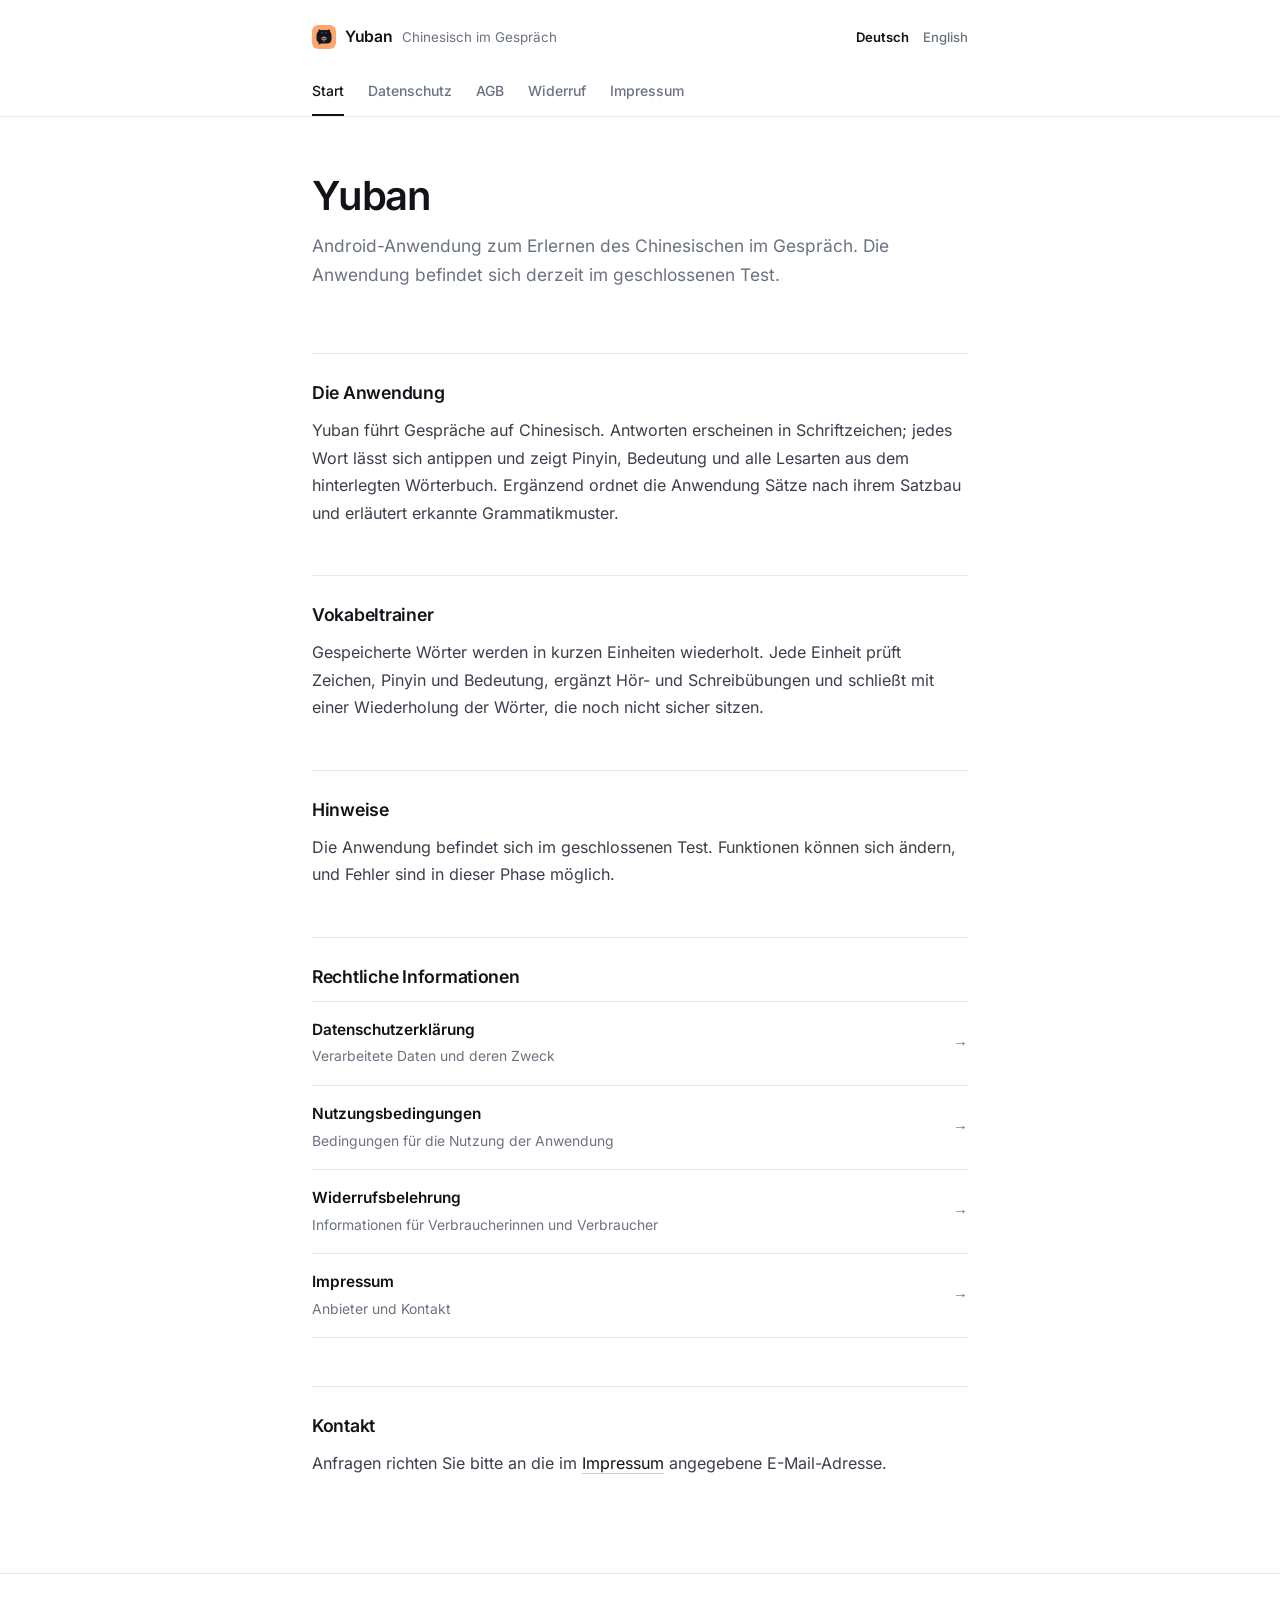
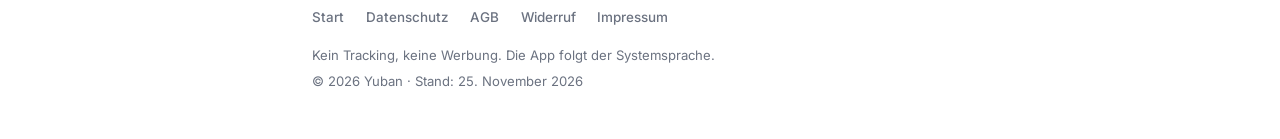
<file: index.html>
<!doctype html>
<html lang="de">
<head>
<meta charset="utf-8">
<meta name="viewport" content="width=device-width, initial-scale=1">
<link rel="icon" href="favicon.svg?v=20261125c" type="image/svg+xml">
<meta name="theme-color" content="#ffffff" media="(prefers-color-scheme: light)">
<meta name="theme-color" content="#111318" media="(prefers-color-scheme: dark)">

<title>Yuban – Chinesisch lernen im Gespräch</title>
<meta name="description" content="Yuban: Chinesisch lernen im Gespräch. Android-App mit Vokabeltrainer, Tönen, Hören und Schreiben. Rechtliche Hinweise und Kontakt.">
<meta property="og:type" content="website">
<meta property="og:title" content="Yuban – Chinesisch lernen im Gespräch">
<meta property="og:description" content="Chinesisch lernen im Gespräch: echte Unterhaltungen, Vokabeltrainer mit Tönen und Hören. Android-App.">
<meta property="og:locale" content="de_DE">
<link rel="stylesheet" href="styles.css?v=20261125c">
</head>
<body>
<a class="skip-link" href="#content">Zum Inhalt springen</a>
<header class="site-header">
  <div class="site-header__inner">
    <a class="brand" href="index.html">
      <img class="brand__mark" src="favicon.svg?v=20261125c" alt="" width="24" height="24">
      <span class="brand__text">
        <span class="brand__name">Yuban</span>
        <span class="brand__tag">Chinesisch im Gespräch</span>
      </span>
    </a>
    <nav class="lang-switch" aria-label="Sprache">
      <a href="index.html" class="active" aria-current="page" lang="de">Deutsch</a>
      <a href="index-en.html" lang="en">English</a>
    </nav>
    <nav class="site-nav" aria-label="Hauptnavigation">
        <a href="index.html" aria-current="page">Start</a>
        <a href="privacy.html">Datenschutz</a>
        <a href="terms.html">AGB</a>
        <a href="widerruf.html">Widerruf</a>
        <a href="impressum.html">Impressum</a>
    </nav>
  </div>
</header>

<main id="content">
<div class="hero">
  <h1>Yuban</h1>
  <p class="lead">
    Android-Anwendung zum Erlernen des Chinesischen im Gespräch. Die Anwendung befindet sich
    derzeit im geschlossenen Test.
  </p>
</div>

<h2>Die Anwendung</h2>
<p>
  Yuban führt Gespräche auf Chinesisch. Antworten erscheinen in Schriftzeichen; jedes Wort
  lässt sich antippen und zeigt Pinyin, Bedeutung und alle Lesarten aus dem hinterlegten
  Wörterbuch. Ergänzend ordnet die Anwendung Sätze nach ihrem Satzbau und erläutert erkannte
  Grammatikmuster.
</p>

<h2>Vokabeltrainer</h2>
<p>
  Gespeicherte Wörter werden in kurzen Einheiten wiederholt. Jede Einheit prüft Zeichen,
  Pinyin und Bedeutung, ergänzt Hör- und Schreibübungen und schließt mit einer Wiederholung
  der Wörter, die noch nicht sicher sitzen.
</p>

<h2>Hinweise</h2>
<p>
  Die Anwendung befindet sich im geschlossenen Test. Funktionen können sich ändern, und
  Fehler sind in dieser Phase möglich.
</p>

<h2>Rechtliche Informationen</h2>
<div class="link-grid">
  <a class="link-card" href="privacy.html">
    <span class="link-card__label">Datenschutzerklärung</span>
    <span class="link-card__hint">Verarbeitete Daten und deren Zweck</span>
  </a>
  <a class="link-card" href="terms.html">
    <span class="link-card__label">Nutzungsbedingungen</span>
    <span class="link-card__hint">Bedingungen für die Nutzung der Anwendung</span>
  </a>
  <a class="link-card" href="widerruf.html">
    <span class="link-card__label">Widerrufsbelehrung</span>
    <span class="link-card__hint">Informationen für Verbraucherinnen und Verbraucher</span>
  </a>
  <a class="link-card" href="impressum.html">
    <span class="link-card__label">Impressum</span>
    <span class="link-card__hint">Anbieter und Kontakt</span>
  </a>
</div>

<h2>Kontakt</h2>
<p>
  Anfragen richten Sie bitte an die im <a href="impressum.html#email">Impressum</a> angegebene
  E-Mail-Adresse.
</p>

</main>
<footer class="site-footer">
  <div class="site-footer__inner">
    <nav aria-label="Rechtliches">
      <a href="index.html">Start</a>
      <a href="privacy.html">Datenschutz</a>
      <a href="terms.html">AGB</a>
      <a href="widerruf.html">Widerruf</a>
      <a href="impressum.html">Impressum</a>
    </nav>
    <p>Kein Tracking, keine Werbung. Die App folgt der Systemsprache.</p>
    <p>© 2026 Yuban · Stand: 25. November 2026</p>
  </div>
</footer>
</body>
</html>
</file>
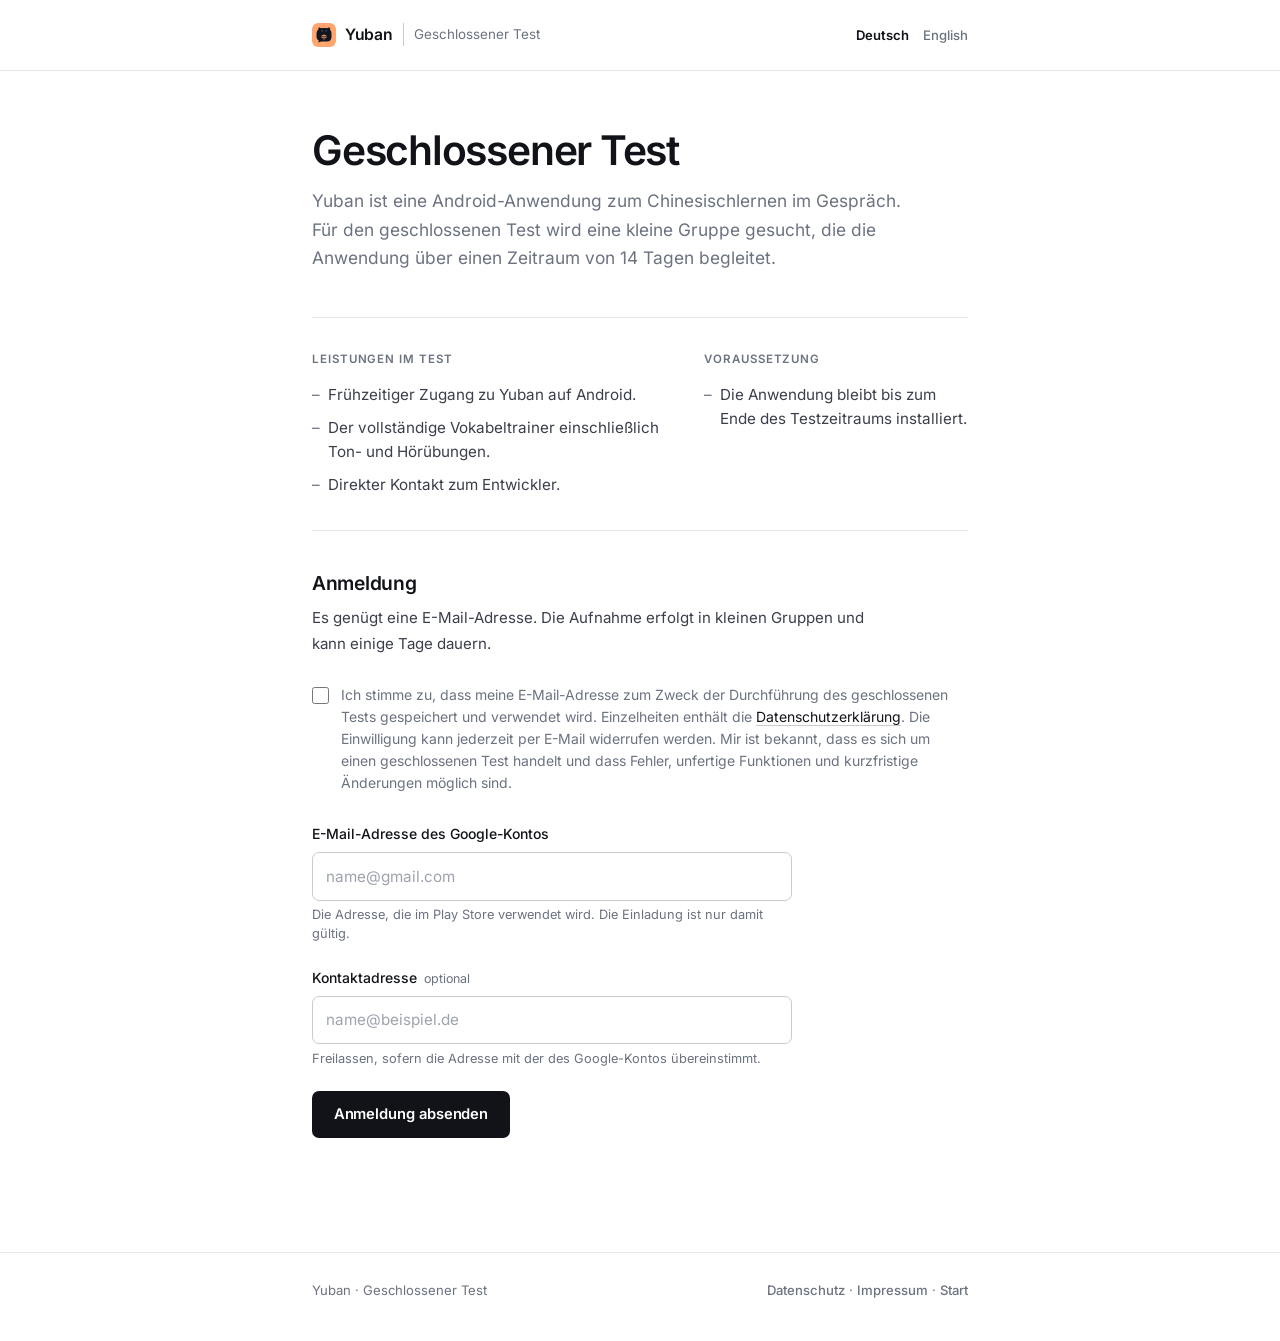
<file: test/index.html>
<!doctype html>
<html lang="de">
<head>
<meta charset="utf-8">
<meta name="viewport" content="width=device-width, initial-scale=1">
<meta name="robots" content="noindex">
<title>Yuban – Geschlossener Test</title>
<meta name="description" content="Anmeldung zum geschlossenen Test der Android-Anwendung Yuban.">
<link rel="icon" href="../favicon.svg?v=20261125c" type="image/svg+xml">
<meta name="theme-color" content="#ffffff" media="(prefers-color-scheme: light)">
<meta name="theme-color" content="#121316" media="(prefers-color-scheme: dark)">
<link rel="stylesheet" href="tester.css?v=20261125c">
<script>
  window.__testerCaptchaToken = "";
  window.onTesterCaptcha = function (token) {
    window.__testerCaptchaToken = token;
  };
</script>
<script src="https://challenges.cloudflare.com/turnstile/v0/api.js" async defer></script>
<script src="tester.js" defer></script>
</head>
<body>

<header class="site-head">
  <div class="site-head__inner">
    <a class="brand" href="../index.html">
      <img class="brand__mark" src="../favicon.svg?v=20261125c" alt="" width="24" height="24">
      <span>Yuban</span>
    </a>
    <span class="badge">Geschlossener Test</span>
    <nav class="lang-switch" aria-label="Sprache">
      <a href="index.html" class="active" aria-current="page" lang="de">Deutsch</a>
      <a href="index-en.html" lang="en">English</a>
    </nav>
  </div>
</header>


<main>
  <h1>Geschlossener Test</h1>
  <p class="lead">
    Yuban ist eine Android-Anwendung zum Chinesischlernen im Gespräch. Für den geschlossenen
    Test wird eine kleine Gruppe gesucht, die die Anwendung über einen Zeitraum von 14 Tagen
    begleitet.
  </p>


  <div class="grid">
    <div class="card">
      <h2>Leistungen im Test</h2>
      <ul>
        <li>Frühzeitiger Zugang zu Yuban auf Android.</li>
        <li>Der vollständige Vokabeltrainer einschließlich Ton- und Hörübungen.</li>
        <li>Direkter Kontakt zum Entwickler.</li>
      </ul>
    </div>
    <div class="card">
      <h2>Voraussetzung</h2>
      <ul>
        <li>Die Anwendung bleibt bis zum Ende des Testzeitraums installiert.</li>
      </ul>
    </div>
  </div>

  <section id="fix-card" class="card" hidden>
    <h2>Adresse korrigieren</h2>
    <p>
      Die bisherige Adresse wurde von Google Play nicht angenommen. Bitte tragen Sie die
      Adresse ein, die in Ihrem Google-Konto hinterlegt ist. Anschließend wird der
      Einladungslink erneut versendet.
    </p>
    <form id="fix-form" novalidate>
      <label class="field" for="fix-google">
        <span>E-Mail-Adresse des Google-Kontos</span>
        <input id="fix-google" type="email" autocomplete="email" required
               placeholder="name@gmail.com">
      </label>
      <label class="field" for="fix-contact">
        <span>Kontaktadresse <em>optional</em></span>
        <input id="fix-contact" type="email" autocomplete="email"
               placeholder="name@beispiel.de">
      </label>
      <button class="button" id="fix-submit" type="submit">Adresse speichern</button>
      <p class="form-status" id="fix-status" role="status" aria-live="polite"></p>
    </form>
  </section>

  <section id="form-card" class="card form-card">
    <h2>Anmeldung</h2>
    <p class="muted">
      Es genügt eine E-Mail-Adresse. Die Aufnahme erfolgt in kleinen Gruppen und kann einige
      Tage dauern.
    </p>

    <form id="tester-form" novalidate>
      <label class="consent" for="consent">
        <input type="checkbox" id="consent">
        <span>
          Ich stimme zu, dass meine E-Mail-Adresse zum Zweck der Durchführung des geschlossenen
          Tests gespeichert und verwendet wird. Einzelheiten enthält die
          <a href="../privacy.html">Datenschutzerklärung</a>. Die Einwilligung kann jederzeit
          per E-Mail widerrufen werden. Mir ist bekannt, dass es sich um einen geschlossenen
          Test handelt und dass Fehler, unfertige Funktionen und kurzfristige Änderungen
          möglich sind.
        </span>
      </label>

      <label class="field" for="google-email">
        <span>E-Mail-Adresse des Google-Kontos</span>
        <input id="google-email" type="email" autocomplete="email" required
               placeholder="name@gmail.com">
        <small>Die Adresse, die im Play Store verwendet wird. Die Einladung ist nur damit gültig.</small>
      </label>

      <label class="field" for="contact-email">
        <span>Kontaktadresse <em>optional</em></span>
        <input id="contact-email" type="email" autocomplete="email"
               placeholder="name@beispiel.de">
        <small>Freilassen, sofern die Adresse mit der des Google-Kontos übereinstimmt.</small>
      </label>

      <div class="captcha-wrap cf-turnstile"
           data-sitekey="0x4AAAAAAGKLBvOa-tHIM7UO"
           data-callback="onTesterCaptcha"
           data-theme="auto"></div>

      <button class="button" id="submit-button" type="submit">Anmeldung absenden</button>
      <p class="form-status" id="form-status" role="status" aria-live="polite"></p>
    </form>
  </section>

  <section id="success-card" class="card success-card" hidden>
    <h2>Anmeldung gespeichert</h2>
    <p>
      Die Anmeldung ist gespeichert. Eine E-Mail folgt, sobald über die Aufnahme in den Test
      entschieden wurde – auch im Fall einer Absage.
    </p>
    <p class="warning" id="success-warning" hidden></p>
  </section>
</main>

<footer class="site-foot">
  <div class="site-foot__inner">
    <span>Yuban · Geschlossener Test</span>
    <span>
      <a href="../privacy.html">Datenschutz</a> ·
      <a href="../impressum.html">Impressum</a> ·
      <a href="../index.html">Start</a>
    </span>
  </div>
</footer>

</body>
</html>
</file>
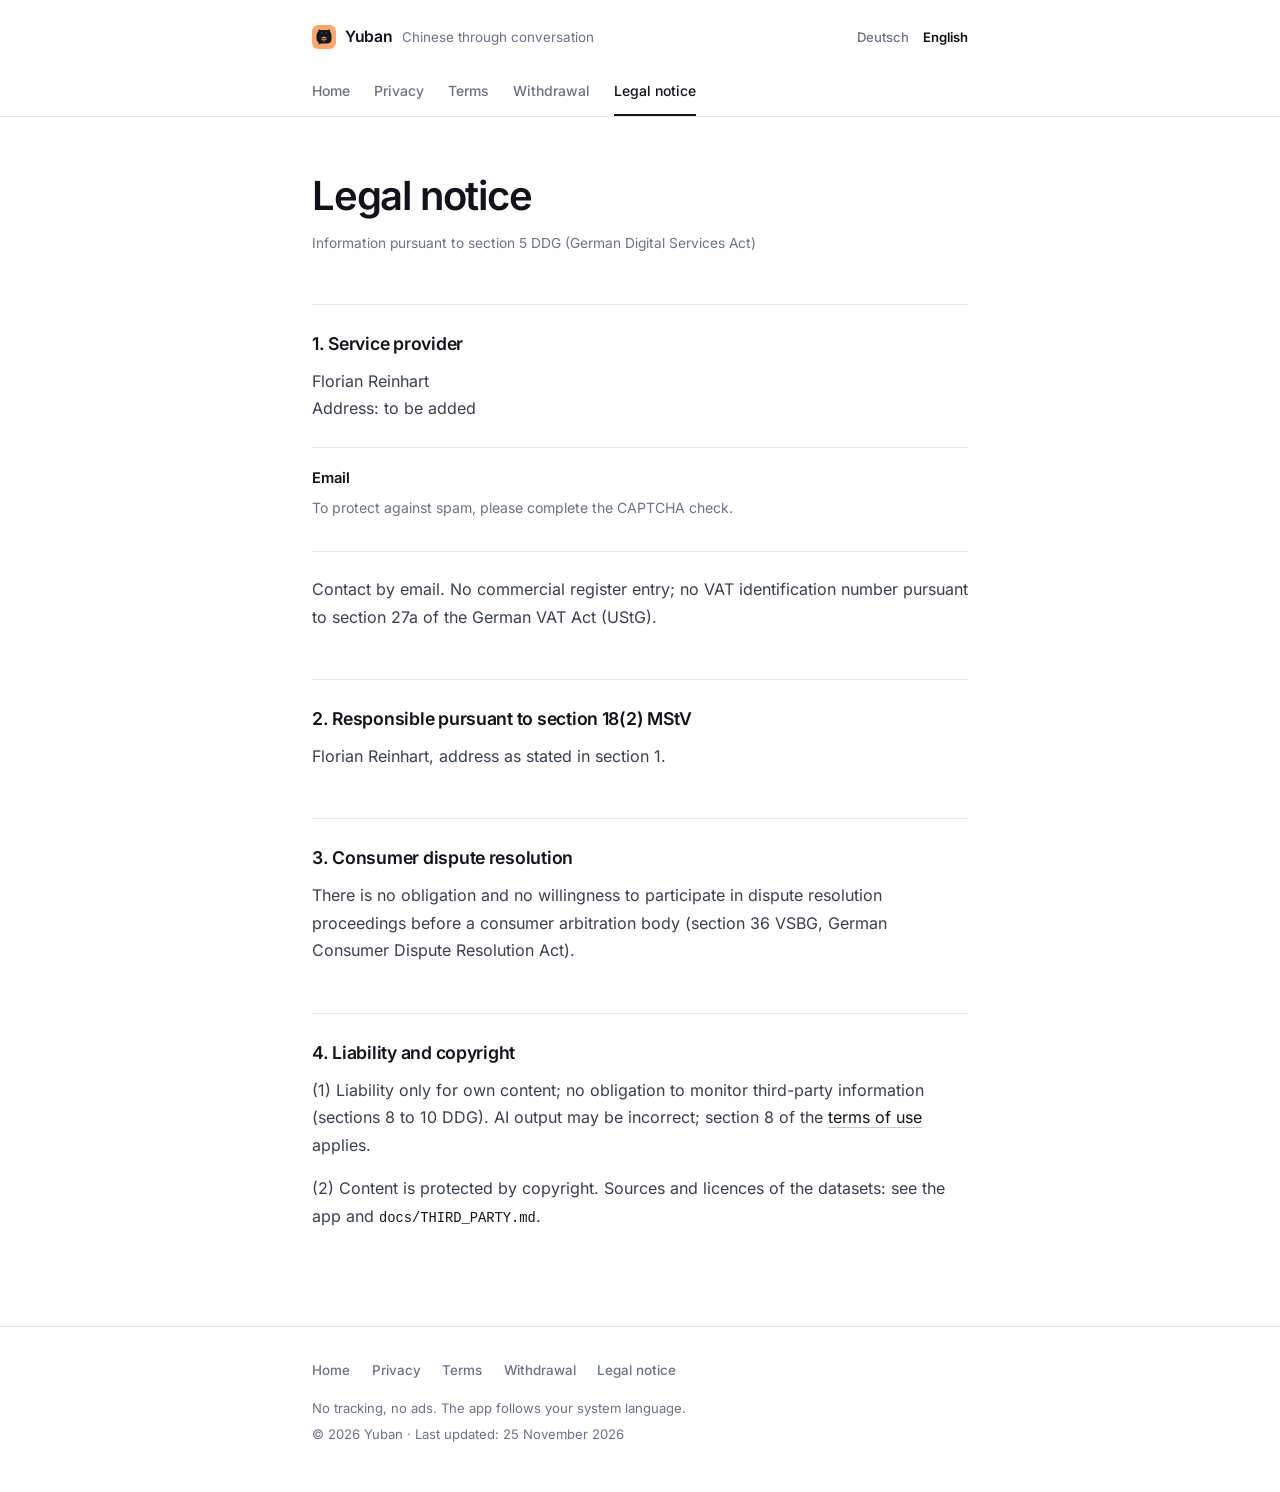
<file: impressum-en.html>
<!doctype html>
<html lang="en">
<head>
<meta charset="utf-8">
<meta name="viewport" content="width=device-width, initial-scale=1">
<link rel="icon" href="favicon.svg?v=20261125c" type="image/svg+xml">
<meta name="theme-color" content="#ffffff" media="(prefers-color-scheme: light)">
<meta name="theme-color" content="#111318" media="(prefers-color-scheme: dark)">

<title>Legal notice – Yuban</title>
<meta name="description" content="Legal notice for the Yuban Android app pursuant to section 5 DDG.">
<link rel="stylesheet" href="styles.css?v=20261125c">
<link rel="stylesheet" href="email-gate.css?v=20261125c">
<script src="email-gate.js" defer></script>
<script src="https://challenges.cloudflare.com/turnstile/v0/api.js" async defer></script>
</head>
<body>
<a class="skip-link" href="#content">Skip to content</a>
<header class="site-header">
  <div class="site-header__inner">
    <a class="brand" href="index-en.html">
      <img class="brand__mark" src="favicon.svg?v=20261125c" alt="" width="24" height="24">
      <span class="brand__text">
        <span class="brand__name">Yuban</span>
        <span class="brand__tag">Chinese through conversation</span>
      </span>
    </a>
    <nav class="lang-switch" aria-label="Language">
      <a href="index.html" lang="de">Deutsch</a>
      <a href="index-en.html" class="active" aria-current="page" lang="en">English</a>
    </nav>
    <nav class="site-nav" aria-label="Main navigation">
        <a href="index-en.html">Home</a>
        <a href="privacy-en.html">Privacy</a>
        <a href="terms-en.html">Terms</a>
        <a href="widerruf-en.html">Withdrawal</a>
        <a href="impressum-en.html" aria-current="page">Legal notice</a>
    </nav>
  </div>
</header>

<main id="content">
<h1>Legal notice</h1>
<p class="meta">Information pursuant to section 5 DDG (German Digital Services Act)</p>

<h2>1. Service provider</h2>
<p>
Florian Reinhart<br>
<!-- TODO: Postanschrift vor Veröffentlichung eintragen -->
Address: to be added<br>
</p>
<div class="email-gate" id="email" data-email-gate>
  <p class="email-gate__label">Email</p>
  <p class="email-gate__hint">To protect against spam, please complete the CAPTCHA check.</p>
  <div class="cf-turnstile"
       data-sitekey="0x4AAAAAAGKLBvOa-tHIM7UO"
       data-callback="onYubanCaptcha"
       data-theme="auto"></div>
  <div class="email-gate__result" data-email-result hidden aria-live="polite"></div>
  <p class="email-gate__error" data-email-error hidden role="alert"></p>
  <noscript><p class="email-gate__hint">Please enable JavaScript to display the email address.</p></noscript>
</div>
<p>
Contact by email. No commercial register entry; no VAT identification number pursuant to section 27a of the German VAT Act (UStG).
</p>

<h2>2. Responsible pursuant to section 18(2) MStV</h2>
<p>
Florian Reinhart, address as stated in section 1.
</p>

<h2>3. Consumer dispute resolution</h2>
<p>
There is no obligation and no willingness to participate in dispute resolution proceedings before a consumer arbitration body (section 36 VSBG, German Consumer Dispute Resolution Act).
</p>

<h2>4. Liability and copyright</h2>
<p>
(1) Liability only for own content; no obligation to monitor third-party information (sections 8 to 10 DDG). AI output may be incorrect; section 8 of the <a href="terms-en.html">terms of use</a> applies.
</p>
<p>
(2) Content is protected by copyright. Sources and licences of the datasets: see the app and <code>docs/THIRD_PARTY.md</code>.
</p>
</main>
<footer class="site-footer">
  <div class="site-footer__inner">
    <nav aria-label="Legal">
      <a href="index-en.html">Home</a>
      <a href="privacy-en.html">Privacy</a>
      <a href="terms-en.html">Terms</a>
      <a href="widerruf-en.html">Withdrawal</a>
      <a href="impressum-en.html">Legal notice</a>
    </nav>
    <p>No tracking, no ads. The app follows your system language.</p>
    <p>© 2026 Yuban · Last updated: 25 November 2026</p>
  </div>
</footer>
</body>
</html>
</file>
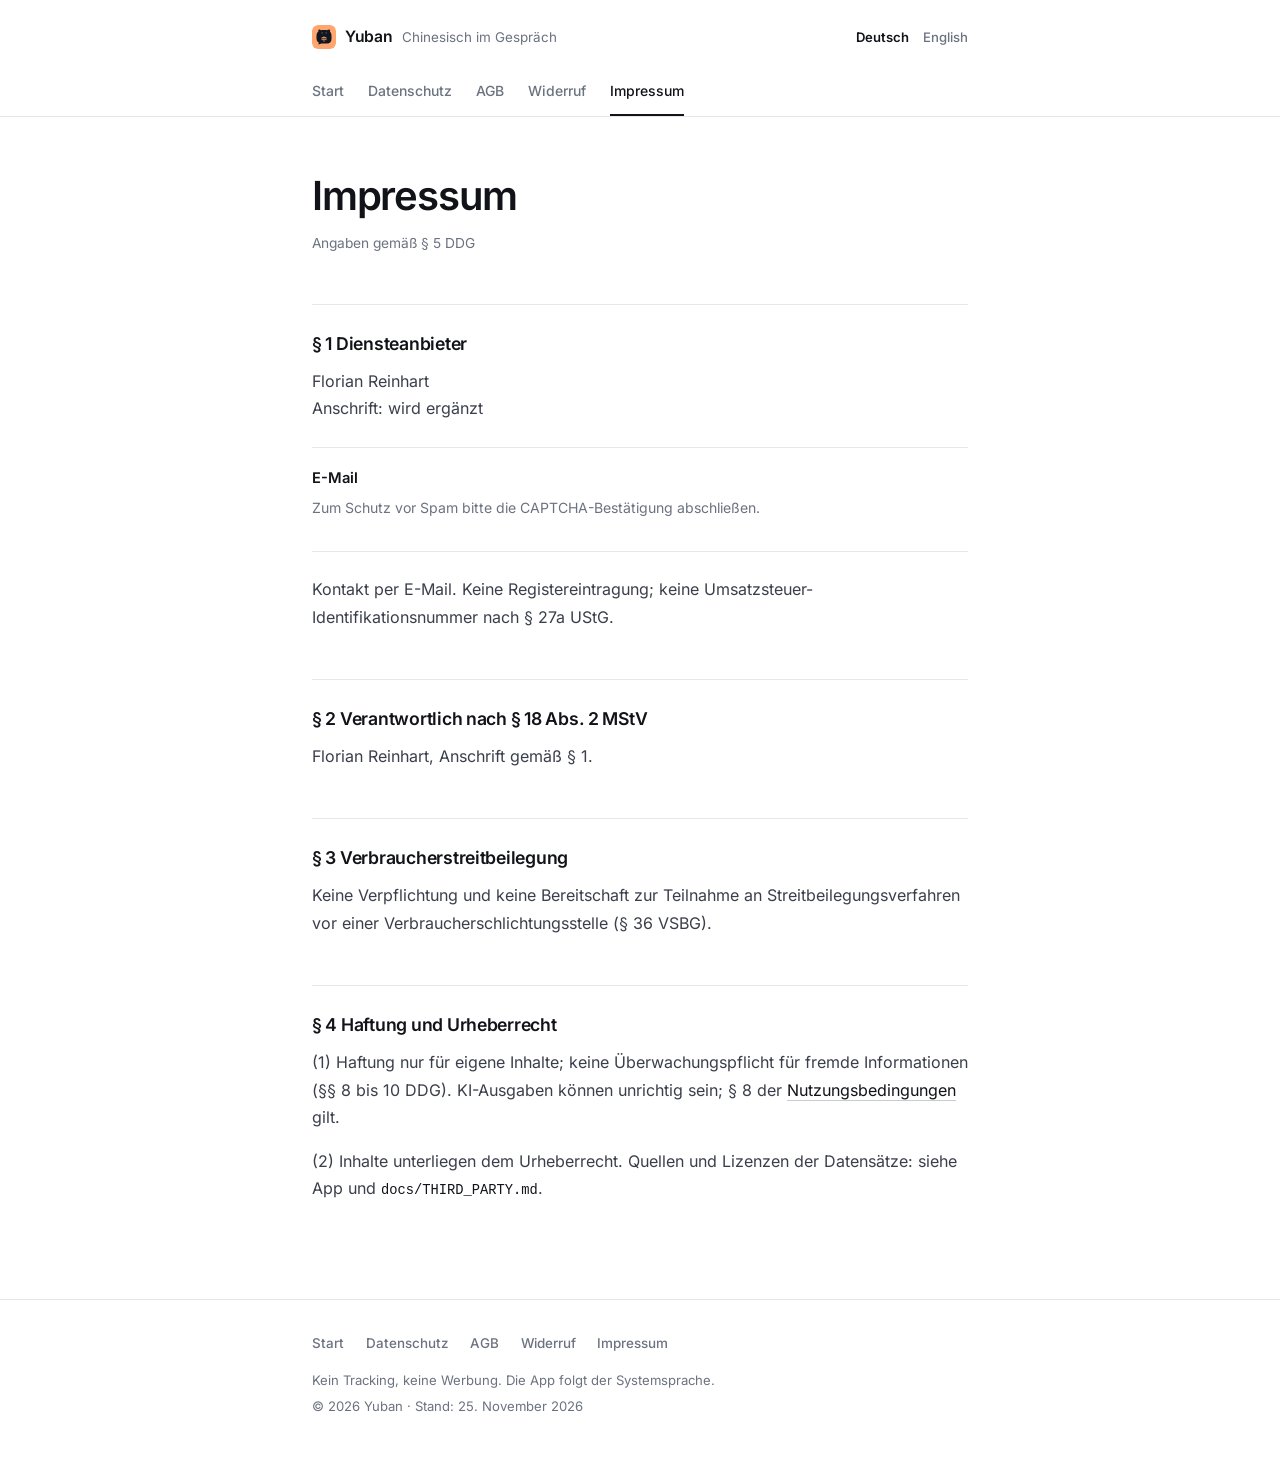
<file: impressum.html>
<!doctype html>
<html lang="de">
<head>
<meta charset="utf-8">
<meta name="viewport" content="width=device-width, initial-scale=1">
<link rel="icon" href="favicon.svg?v=20261125c" type="image/svg+xml">
<meta name="theme-color" content="#ffffff" media="(prefers-color-scheme: light)">
<meta name="theme-color" content="#111318" media="(prefers-color-scheme: dark)">

<title>Impressum – Yuban</title>
<meta name="description" content="Impressum der Android-App Yuban gemäß § 5 DDG.">
<link rel="stylesheet" href="styles.css?v=20261125c">
<link rel="stylesheet" href="email-gate.css?v=20261125c">
<script src="email-gate.js" defer></script>
<script src="https://challenges.cloudflare.com/turnstile/v0/api.js" async defer></script>
</head>
<body>
<a class="skip-link" href="#content">Zum Inhalt springen</a>
<header class="site-header">
  <div class="site-header__inner">
    <a class="brand" href="index.html">
      <img class="brand__mark" src="favicon.svg?v=20261125c" alt="" width="24" height="24">
      <span class="brand__text">
        <span class="brand__name">Yuban</span>
        <span class="brand__tag">Chinesisch im Gespräch</span>
      </span>
    </a>
    <nav class="lang-switch" aria-label="Sprache">
      <a href="index.html" class="active" aria-current="page" lang="de">Deutsch</a>
      <a href="index-en.html" lang="en">English</a>
    </nav>
    <nav class="site-nav" aria-label="Hauptnavigation">
        <a href="index.html">Start</a>
        <a href="privacy.html">Datenschutz</a>
        <a href="terms.html">AGB</a>
        <a href="widerruf.html">Widerruf</a>
        <a href="impressum.html" aria-current="page">Impressum</a>
    </nav>
  </div>
</header>

<main id="content">
<h1>Impressum</h1>
<p class="meta">Angaben gemäß § 5 DDG</p>

<h2>§ 1 Diensteanbieter</h2>
<p>
Florian Reinhart<br>
<!-- TODO: Postanschrift vor Veröffentlichung eintragen -->
Anschrift: wird ergänzt<br>
</p>
<div class="email-gate" id="email" data-email-gate>
  <p class="email-gate__label">E-Mail</p>
  <p class="email-gate__hint">Zum Schutz vor Spam bitte die CAPTCHA-Bestätigung abschließen.</p>
  <div class="cf-turnstile"
       data-sitekey="0x4AAAAAAGKLBvOa-tHIM7UO"
       data-callback="onYubanCaptcha"
       data-theme="auto"></div>
  <div class="email-gate__result" data-email-result hidden aria-live="polite"></div>
  <p class="email-gate__error" data-email-error hidden role="alert"></p>
  <noscript><p class="email-gate__hint">Bitte aktivieren Sie JavaScript, um die E-Mail-Adresse anzuzeigen.</p></noscript>
</div>
<p>
Kontakt per E-Mail. Keine Registereintragung; keine Umsatzsteuer-Identifikationsnummer nach § 27a UStG.
</p>

<h2>§ 2 Verantwortlich nach § 18 Abs. 2 MStV</h2>
<p>
Florian Reinhart, Anschrift gemäß § 1.
</p>

<h2>§ 3 Verbraucherstreitbeilegung</h2>
<p>
Keine Verpflichtung und keine Bereitschaft zur Teilnahme an Streitbeilegungsverfahren vor einer Verbraucherschlichtungsstelle (§ 36 VSBG).
</p>

<h2>§ 4 Haftung und Urheberrecht</h2>
<p>
(1) Haftung nur für eigene Inhalte; keine Überwachungspflicht für fremde Informationen (§§ 8 bis 10 DDG). KI-Ausgaben können unrichtig sein; § 8 der <a href="terms.html">Nutzungsbedingungen</a> gilt.
</p>
<p>
(2) Inhalte unterliegen dem Urheberrecht. Quellen und Lizenzen der Datensätze: siehe App und <code>docs/THIRD_PARTY.md</code>.
</p>
</main>
<footer class="site-footer">
  <div class="site-footer__inner">
    <nav aria-label="Rechtliches">
      <a href="index.html">Start</a>
      <a href="privacy.html">Datenschutz</a>
      <a href="terms.html">AGB</a>
      <a href="widerruf.html">Widerruf</a>
      <a href="impressum.html">Impressum</a>
    </nav>
    <p>Kein Tracking, keine Werbung. Die App folgt der Systemsprache.</p>
    <p>© 2026 Yuban · Stand: 25. November 2026</p>
  </div>
</footer>
</body>
</html>
</file>
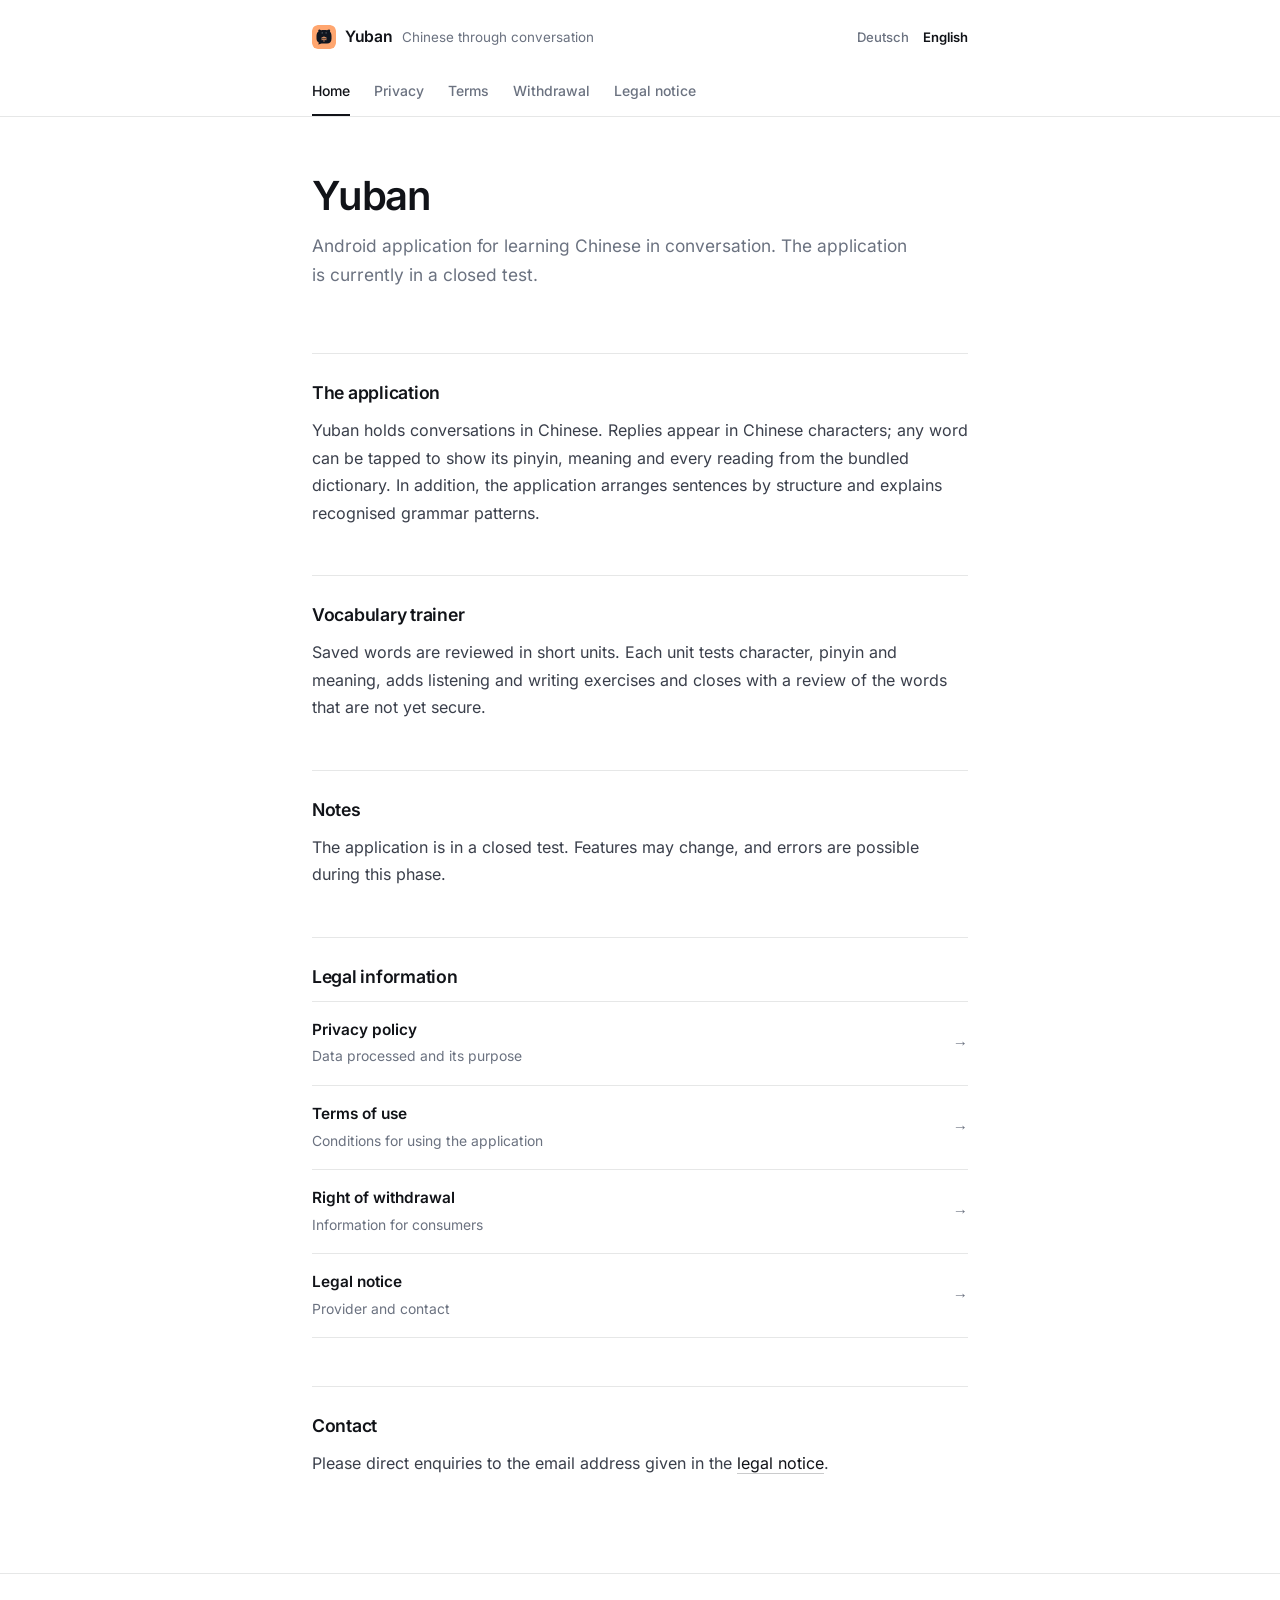
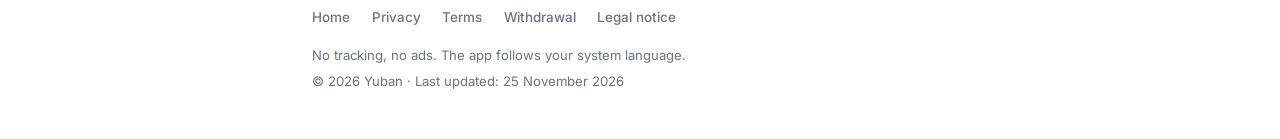
<file: index-en.html>
<!doctype html>
<html lang="en">
<head>
<meta charset="utf-8">
<meta name="viewport" content="width=device-width, initial-scale=1">
<link rel="icon" href="favicon.svg?v=20261125c" type="image/svg+xml">
<meta name="theme-color" content="#ffffff" media="(prefers-color-scheme: light)">
<meta name="theme-color" content="#111318" media="(prefers-color-scheme: dark)">

<title>Yuban – Legal</title>
<meta name="description" content="Legal information for the Yuban Android app: privacy, terms of use, right of withdrawal, legal notice.">
<meta property="og:type" content="website">
<meta property="og:title" content="Yuban – Learn Chinese in conversation">
<meta property="og:description" content="Learn Chinese in conversation: real dialogue, a vocabulary trainer with tones and listening. Android app.">
<meta property="og:locale" content="en_US">
<link rel="stylesheet" href="styles.css?v=20261125c">
</head>
<body>
<a class="skip-link" href="#content">Skip to content</a>
<header class="site-header">
  <div class="site-header__inner">
    <a class="brand" href="index-en.html">
      <img class="brand__mark" src="favicon.svg?v=20261125c" alt="" width="24" height="24">
      <span class="brand__text">
        <span class="brand__name">Yuban</span>
        <span class="brand__tag">Chinese through conversation</span>
      </span>
    </a>
    <nav class="lang-switch" aria-label="Language">
      <a href="index.html" lang="de">Deutsch</a>
      <a href="index-en.html" class="active" aria-current="page" lang="en">English</a>
    </nav>
    <nav class="site-nav" aria-label="Main navigation">
        <a href="index-en.html" aria-current="page">Home</a>
        <a href="privacy-en.html">Privacy</a>
        <a href="terms-en.html">Terms</a>
        <a href="widerruf-en.html">Withdrawal</a>
        <a href="impressum-en.html">Legal notice</a>
    </nav>
  </div>
</header>

<main id="content">
<div class="hero">
  <h1>Yuban</h1>
  <p class="lead">
    Android application for learning Chinese in conversation. The application is currently in
    a closed test.
  </p>
</div>

<h2>The application</h2>
<p>
  Yuban holds conversations in Chinese. Replies appear in Chinese characters; any word can be
  tapped to show its pinyin, meaning and every reading from the bundled dictionary. In
  addition, the application arranges sentences by structure and explains recognised grammar
  patterns.
</p>

<h2>Vocabulary trainer</h2>
<p>
  Saved words are reviewed in short units. Each unit tests character, pinyin and meaning, adds
  listening and writing exercises and closes with a review of the words that are not yet
  secure.
</p>

<h2>Notes</h2>
<p>
  The application is in a closed test. Features may change, and errors are possible during this
  phase.
</p>

<h2>Legal information</h2>
<div class="link-grid">
  <a class="link-card" href="privacy-en.html">
    <span class="link-card__label">Privacy policy</span>
    <span class="link-card__hint">Data processed and its purpose</span>
  </a>
  <a class="link-card" href="terms-en.html">
    <span class="link-card__label">Terms of use</span>
    <span class="link-card__hint">Conditions for using the application</span>
  </a>
  <a class="link-card" href="widerruf-en.html">
    <span class="link-card__label">Right of withdrawal</span>
    <span class="link-card__hint">Information for consumers</span>
  </a>
  <a class="link-card" href="impressum-en.html">
    <span class="link-card__label">Legal notice</span>
    <span class="link-card__hint">Provider and contact</span>
  </a>
</div>

<h2>Contact</h2>
<p>
  Please direct enquiries to the email address given in the
  <a href="impressum-en.html#email">legal notice</a>.
</p>

</main>
<footer class="site-footer">
  <div class="site-footer__inner">
    <nav aria-label="Legal">
      <a href="index-en.html">Home</a>
      <a href="privacy-en.html">Privacy</a>
      <a href="terms-en.html">Terms</a>
      <a href="widerruf-en.html">Withdrawal</a>
      <a href="impressum-en.html">Legal notice</a>
    </nav>
    <p>No tracking, no ads. The app follows your system language.</p>
    <p>© 2026 Yuban · Last updated: 25 November 2026</p>
  </div>
</footer>
</body>
</html>
</file>
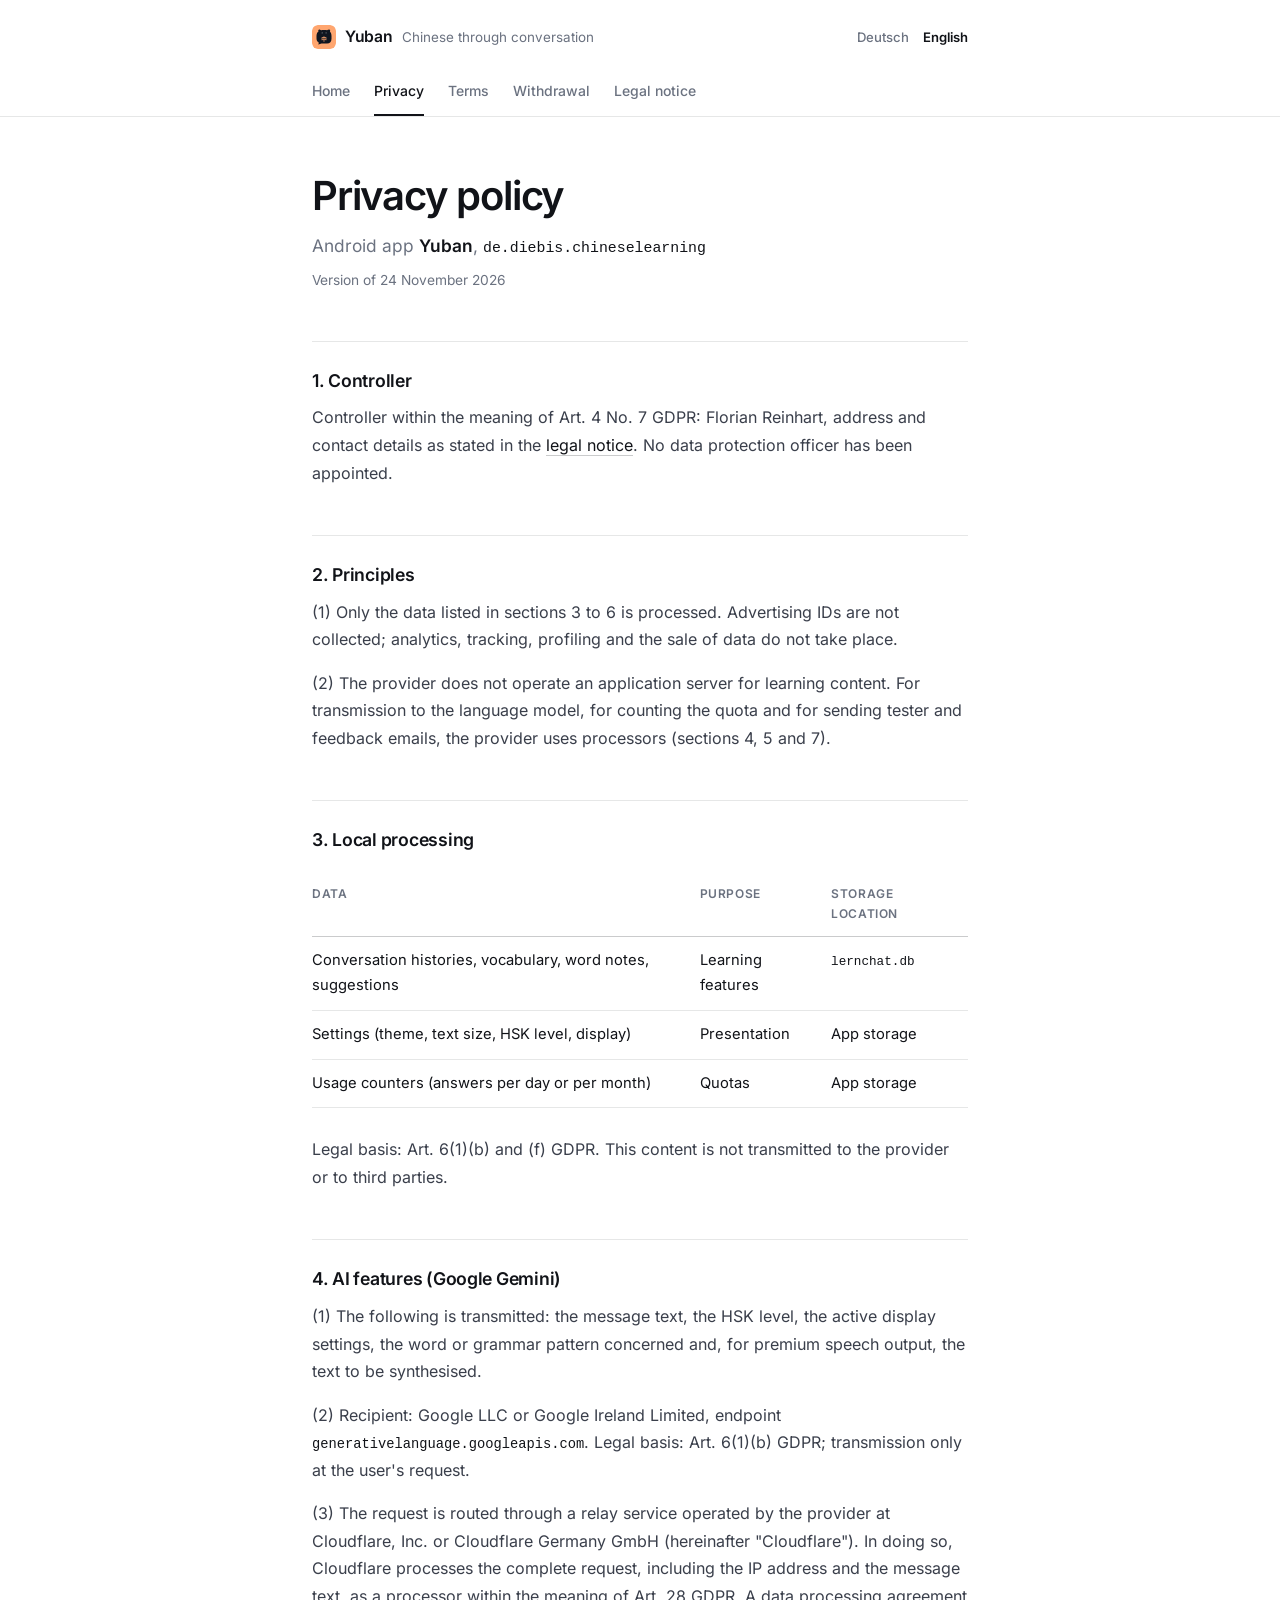
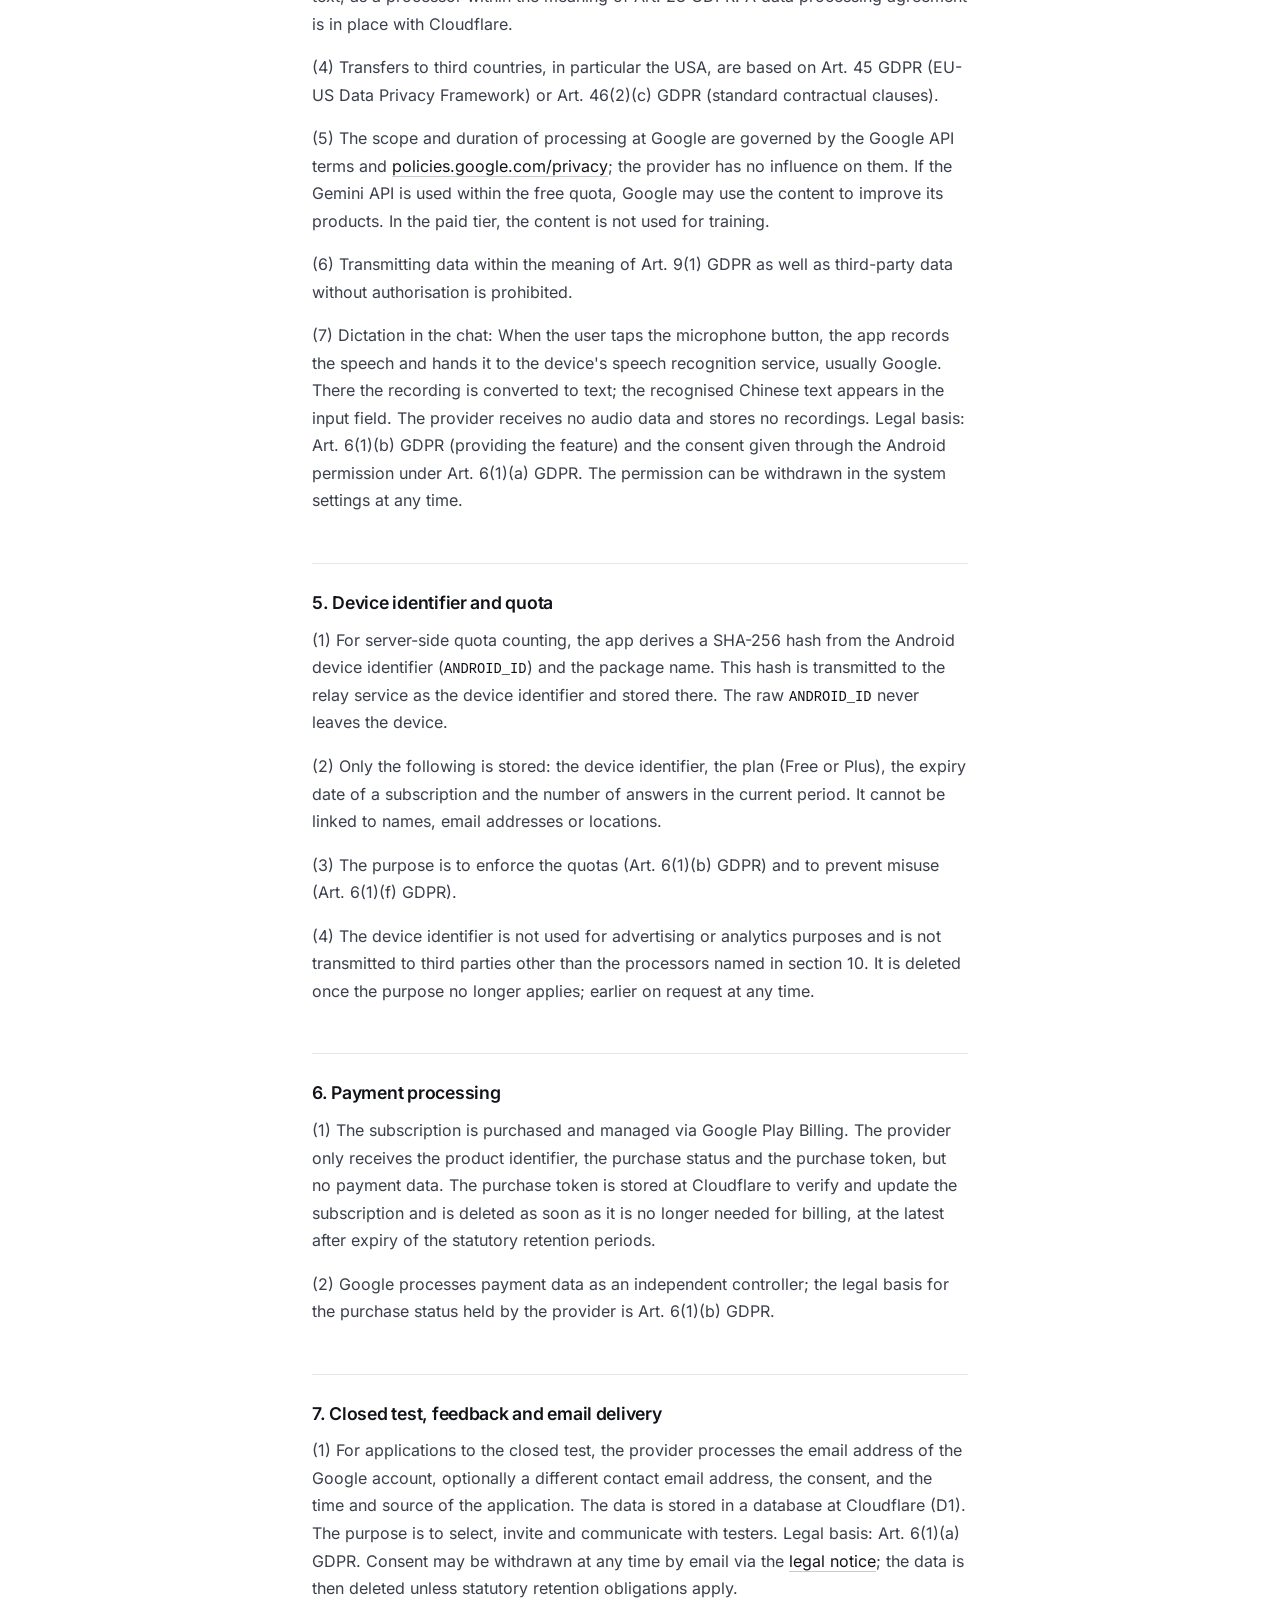
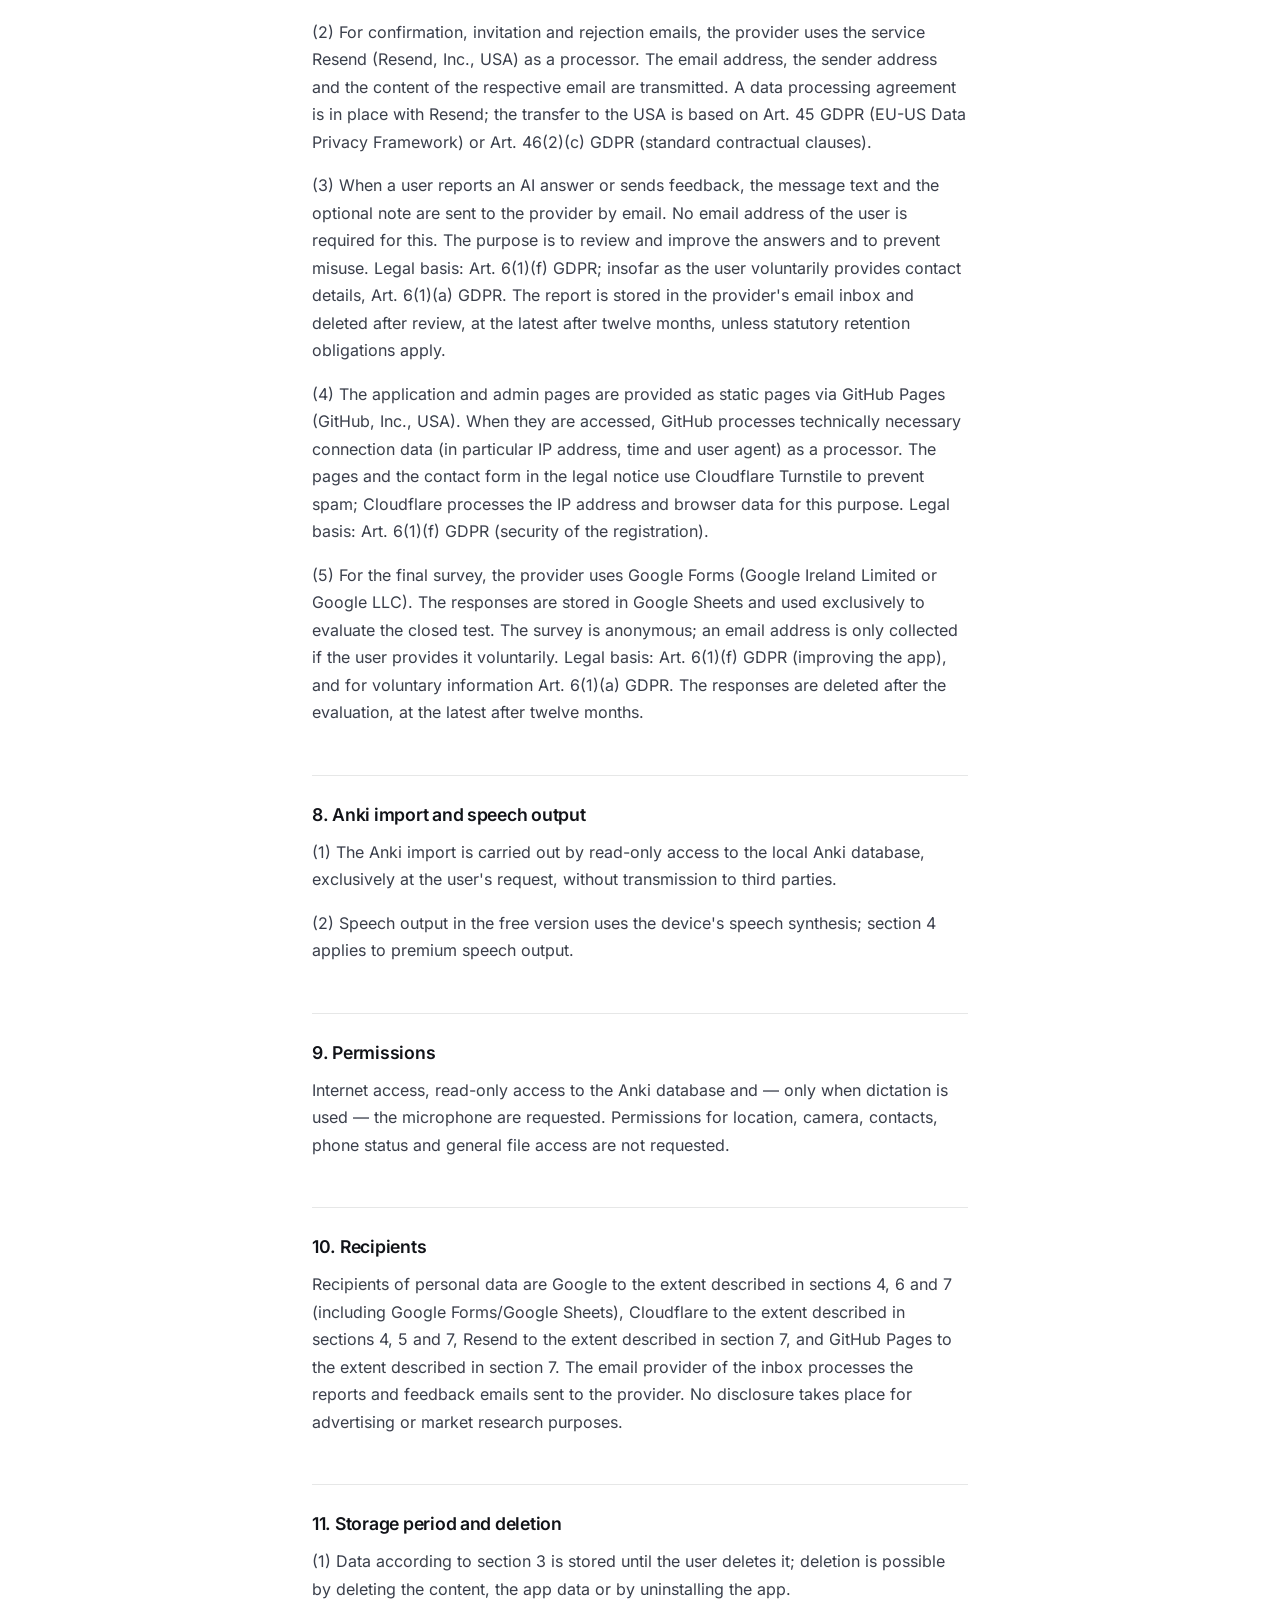
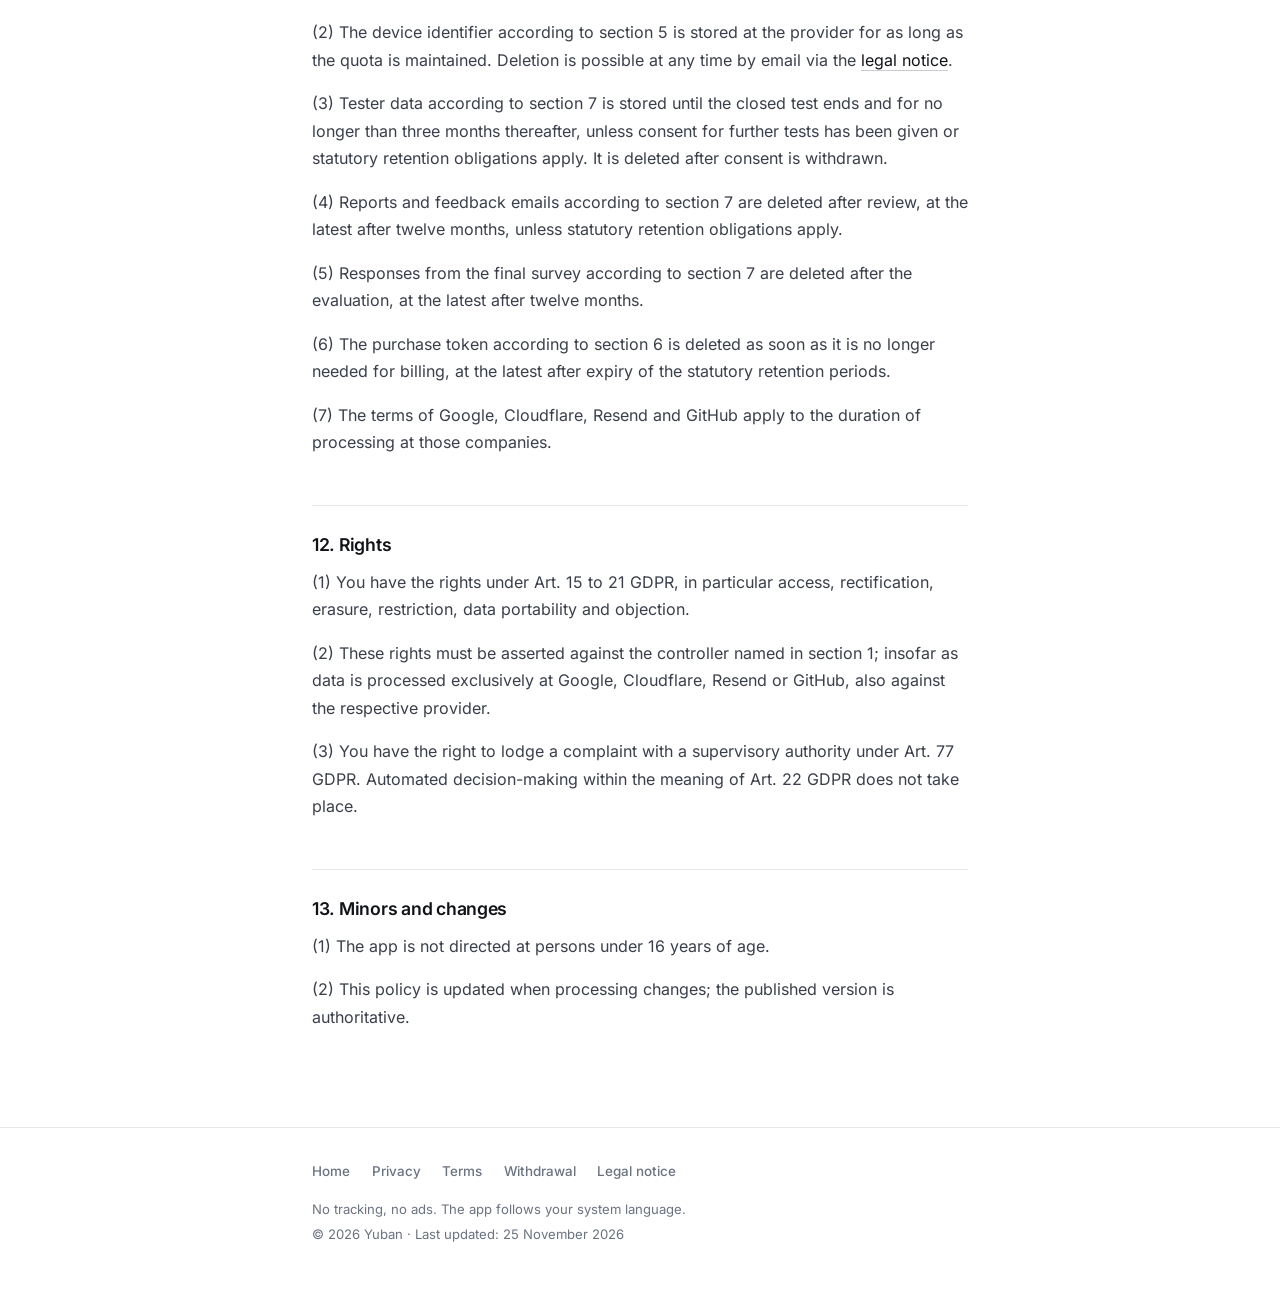
<file: privacy-en.html>
<!doctype html>
<html lang="en">
<head>
<meta charset="utf-8">
<meta name="viewport" content="width=device-width, initial-scale=1">
<link rel="icon" href="favicon.svg?v=20261125c" type="image/svg+xml">
<meta name="theme-color" content="#ffffff" media="(prefers-color-scheme: light)">
<meta name="theme-color" content="#111318" media="(prefers-color-scheme: dark)">

<title>Privacy policy – Yuban</title>
<meta name="description" content="Privacy policy of the Yuban Android app pursuant to Art. 13 GDPR.">
<link rel="stylesheet" href="styles.css?v=20261125c">
</head>
<body>
<a class="skip-link" href="#content">Skip to content</a>
<header class="site-header">
  <div class="site-header__inner">
    <a class="brand" href="index-en.html">
      <img class="brand__mark" src="favicon.svg?v=20261125c" alt="" width="24" height="24">
      <span class="brand__text">
        <span class="brand__name">Yuban</span>
        <span class="brand__tag">Chinese through conversation</span>
      </span>
    </a>
    <nav class="lang-switch" aria-label="Language">
      <a href="index.html" lang="de">Deutsch</a>
      <a href="index-en.html" class="active" aria-current="page" lang="en">English</a>
    </nav>
    <nav class="site-nav" aria-label="Main navigation">
        <a href="index-en.html">Home</a>
        <a href="privacy-en.html" aria-current="page">Privacy</a>
        <a href="terms-en.html">Terms</a>
        <a href="widerruf-en.html">Withdrawal</a>
        <a href="impressum-en.html">Legal notice</a>
    </nav>
  </div>
</header>

<main id="content">
<h1>Privacy policy</h1>
<p class="lead">Android app <strong>Yuban</strong>, <code>de.diebis.chineselearning</code></p>
<p class="meta">Version of 24 November 2026</p>

<h2>1. Controller</h2>
<p>
Controller within the meaning of Art. 4 No. 7 GDPR: Florian Reinhart, address and contact details as stated in the <a href="impressum-en.html#email">legal notice</a>. No data protection officer has been appointed.
</p>

<h2>2. Principles</h2>
<p>
(1) Only the data listed in sections 3 to 6 is processed. Advertising IDs are not collected; analytics, tracking, profiling and the sale of data do not take place.
</p>
<p>
(2) The provider does not operate an application server for learning content. For transmission to the language model, for counting the quota and for sending tester and feedback emails, the provider uses processors (sections 4, 5 and 7).
</p>

<h2>3. Local processing</h2>
<table>
  <thead>
    <tr><th>Data</th><th>Purpose</th><th>Storage location</th></tr>
  </thead>
  <tbody>
    <tr>
      <td>Conversation histories, vocabulary, word notes, suggestions</td>
      <td>Learning features</td>
      <td><code>lernchat.db</code></td>
    </tr>
    <tr>
      <td>Settings (theme, text size, HSK level, display)</td>
      <td>Presentation</td>
      <td>App storage</td>
    </tr>
    <tr>
      <td>Usage counters (answers per day or per month)</td>
      <td>Quotas</td>
      <td>App storage</td>
    </tr>
  </tbody>
</table>
<p>
Legal basis: Art. 6(1)(b) and (f) GDPR. This content is not transmitted to the provider or to third parties.
</p>

<h2>4. AI features (Google Gemini)</h2>
<p>
(1) The following is transmitted: the message text, the HSK level, the active display settings, the word or grammar pattern concerned and, for premium speech output, the text to be synthesised.
</p>
<p>
(2) Recipient: Google LLC or Google Ireland Limited, endpoint <code>generativelanguage.googleapis.com</code>. Legal basis: Art. 6(1)(b) GDPR; transmission only at the user's request.
</p>
<p>
(3) The request is routed through a relay service operated by the provider at Cloudflare, Inc. or Cloudflare Germany GmbH (hereinafter "Cloudflare"). In doing so, Cloudflare processes the complete request, including the IP address and the message text, as a processor within the meaning of Art. 28 GDPR. A data processing agreement is in place with Cloudflare.
</p>
<p>
(4) Transfers to third countries, in particular the USA, are based on Art. 45 GDPR (EU-US Data Privacy Framework) or Art. 46(2)(c) GDPR (standard contractual clauses).
</p>
<p>
(5) The scope and duration of processing at Google are governed by the Google API terms and <a href="https://policies.google.com/privacy" rel="noopener">policies.google.com/privacy</a>; the provider has no influence on them. If the Gemini API is used within the free quota, Google may use the content to improve its products. In the paid tier, the content is not used for training.
</p>
<p>
(6) Transmitting data within the meaning of Art. 9(1) GDPR as well as third-party data without authorisation is prohibited.
</p>
<p>
(7) Dictation in the chat: When the user taps the microphone button, the app records the speech and hands it to the device's speech recognition service, usually Google. There the recording is converted to text; the recognised Chinese text appears in the input field. The provider receives no audio data and stores no recordings. Legal basis: Art. 6(1)(b) GDPR (providing the feature) and the consent given through the Android permission under Art. 6(1)(a) GDPR. The permission can be withdrawn in the system settings at any time.
</p>

<h2>5. Device identifier and quota</h2>
<p>
(1) For server-side quota counting, the app derives a SHA-256 hash from the Android device identifier (<code>ANDROID_ID</code>) and the package name. This hash is transmitted to the relay service as the device identifier and stored there. The raw <code>ANDROID_ID</code> never leaves the device.
</p>
<p>
(2) Only the following is stored: the device identifier, the plan (Free or Plus), the expiry date of a subscription and the number of answers in the current period. It cannot be linked to names, email addresses or locations.
</p>
<p>
(3) The purpose is to enforce the quotas (Art. 6(1)(b) GDPR) and to prevent misuse (Art. 6(1)(f) GDPR).
</p>
<p>
(4) The device identifier is not used for advertising or analytics purposes and is not transmitted to third parties other than the processors named in section 10. It is deleted once the purpose no longer applies; earlier on request at any time.
</p>

<h2>6. Payment processing</h2>
<p>
(1) The subscription is purchased and managed via Google Play Billing. The provider only receives the product identifier, the purchase status and the purchase token, but no payment data. The purchase token is stored at Cloudflare to verify and update the subscription and is deleted as soon as it is no longer needed for billing, at the latest after expiry of the statutory retention periods.
</p>
<p>
(2) Google processes payment data as an independent controller; the legal basis for the purchase status held by the provider is Art. 6(1)(b) GDPR.
</p>

<h2>7. Closed test, feedback and email delivery</h2>
<p>
(1) For applications to the closed test, the provider processes the email address of the Google account, optionally a different contact email address, the consent, and the time and source of the application. The data is stored in a database at Cloudflare (D1). The purpose is to select, invite and communicate with testers. Legal basis: Art. 6(1)(a) GDPR. Consent may be withdrawn at any time by email via the <a href="impressum-en.html#email">legal notice</a>; the data is then deleted unless statutory retention obligations apply.
</p>
<p>
(2) For confirmation, invitation and rejection emails, the provider uses the service Resend (Resend, Inc., USA) as a processor. The email address, the sender address and the content of the respective email are transmitted. A data processing agreement is in place with Resend; the transfer to the USA is based on Art. 45 GDPR (EU-US Data Privacy Framework) or Art. 46(2)(c) GDPR (standard contractual clauses).
</p>
<p>
(3) When a user reports an AI answer or sends feedback, the message text and the optional note are sent to the provider by email. No email address of the user is required for this. The purpose is to review and improve the answers and to prevent misuse. Legal basis: Art. 6(1)(f) GDPR; insofar as the user voluntarily provides contact details, Art. 6(1)(a) GDPR. The report is stored in the provider's email inbox and deleted after review, at the latest after twelve months, unless statutory retention obligations apply.
</p>
<p>
(4) The application and admin pages are provided as static pages via GitHub Pages (GitHub, Inc., USA). When they are accessed, GitHub processes technically necessary connection data (in particular IP address, time and user agent) as a processor. The pages and the contact form in the legal notice use Cloudflare Turnstile to prevent spam; Cloudflare processes the IP address and browser data for this purpose. Legal basis: Art. 6(1)(f) GDPR (security of the registration).
</p>
<p>
(5) For the final survey, the provider uses Google Forms (Google Ireland Limited or Google LLC). The responses are stored in Google Sheets and used exclusively to evaluate the closed test. The survey is anonymous; an email address is only collected if the user provides it voluntarily. Legal basis: Art. 6(1)(f) GDPR (improving the app), and for voluntary information Art. 6(1)(a) GDPR. The responses are deleted after the evaluation, at the latest after twelve months.
</p>

<h2>8. Anki import and speech output</h2>
<p>
(1) The Anki import is carried out by read-only access to the local Anki database, exclusively at the user's request, without transmission to third parties.
</p>
<p>
(2) Speech output in the free version uses the device's speech synthesis; section 4 applies to premium speech output.
</p>

<h2>9. Permissions</h2>
<p>
Internet access, read-only access to the Anki database and — only when dictation is used — the microphone are requested. Permissions for location, camera, contacts, phone status and general file access are not requested.
</p>

<h2>10. Recipients</h2>
<p>
Recipients of personal data are Google to the extent described in sections 4, 6 and 7 (including Google Forms/Google Sheets), Cloudflare to the extent described in sections 4, 5 and 7, Resend to the extent described in section 7, and GitHub Pages to the extent described in section 7. The email provider of the inbox processes the reports and feedback emails sent to the provider. No disclosure takes place for advertising or market research purposes.
</p>

<h2>11. Storage period and deletion</h2>
<p>
(1) Data according to section 3 is stored until the user deletes it; deletion is possible by deleting the content, the app data or by uninstalling the app.
</p>
<p>
(2) The device identifier according to section 5 is stored at the provider for as long as the quota is maintained. Deletion is possible at any time by email via the <a href="impressum-en.html#email">legal notice</a>.
</p>
<p>
(3) Tester data according to section 7 is stored until the closed test ends and for no longer than three months thereafter, unless consent for further tests has been given or statutory retention obligations apply. It is deleted after consent is withdrawn.
</p>
<p>
(4) Reports and feedback emails according to section 7 are deleted after review, at the latest after twelve months, unless statutory retention obligations apply.
</p>
<p>
(5) Responses from the final survey according to section 7 are deleted after the evaluation, at the latest after twelve months.
</p>
<p>
(6) The purchase token according to section 6 is deleted as soon as it is no longer needed for billing, at the latest after expiry of the statutory retention periods.
</p>
<p>
(7) The terms of Google, Cloudflare, Resend and GitHub apply to the duration of processing at those companies.
</p>

<h2>12. Rights</h2>
<p>
(1) You have the rights under Art. 15 to 21 GDPR, in particular access, rectification, erasure, restriction, data portability and objection.
</p>
<p>
(2) These rights must be asserted against the controller named in section 1; insofar as data is processed exclusively at Google, Cloudflare, Resend or GitHub, also against the respective provider.
</p>
<p>
(3) You have the right to lodge a complaint with a supervisory authority under Art. 77 GDPR. Automated decision-making within the meaning of Art. 22 GDPR does not take place.
</p>

<h2>13. Minors and changes</h2>
<p>
(1) The app is not directed at persons under 16 years of age.
</p>
<p>
(2) This policy is updated when processing changes; the published version is authoritative.
</p>
</main>
<footer class="site-footer">
  <div class="site-footer__inner">
    <nav aria-label="Legal">
      <a href="index-en.html">Home</a>
      <a href="privacy-en.html">Privacy</a>
      <a href="terms-en.html">Terms</a>
      <a href="widerruf-en.html">Withdrawal</a>
      <a href="impressum-en.html">Legal notice</a>
    </nav>
    <p>No tracking, no ads. The app follows your system language.</p>
    <p>© 2026 Yuban · Last updated: 25 November 2026</p>
  </div>
</footer>
</body>
</html>
</file>
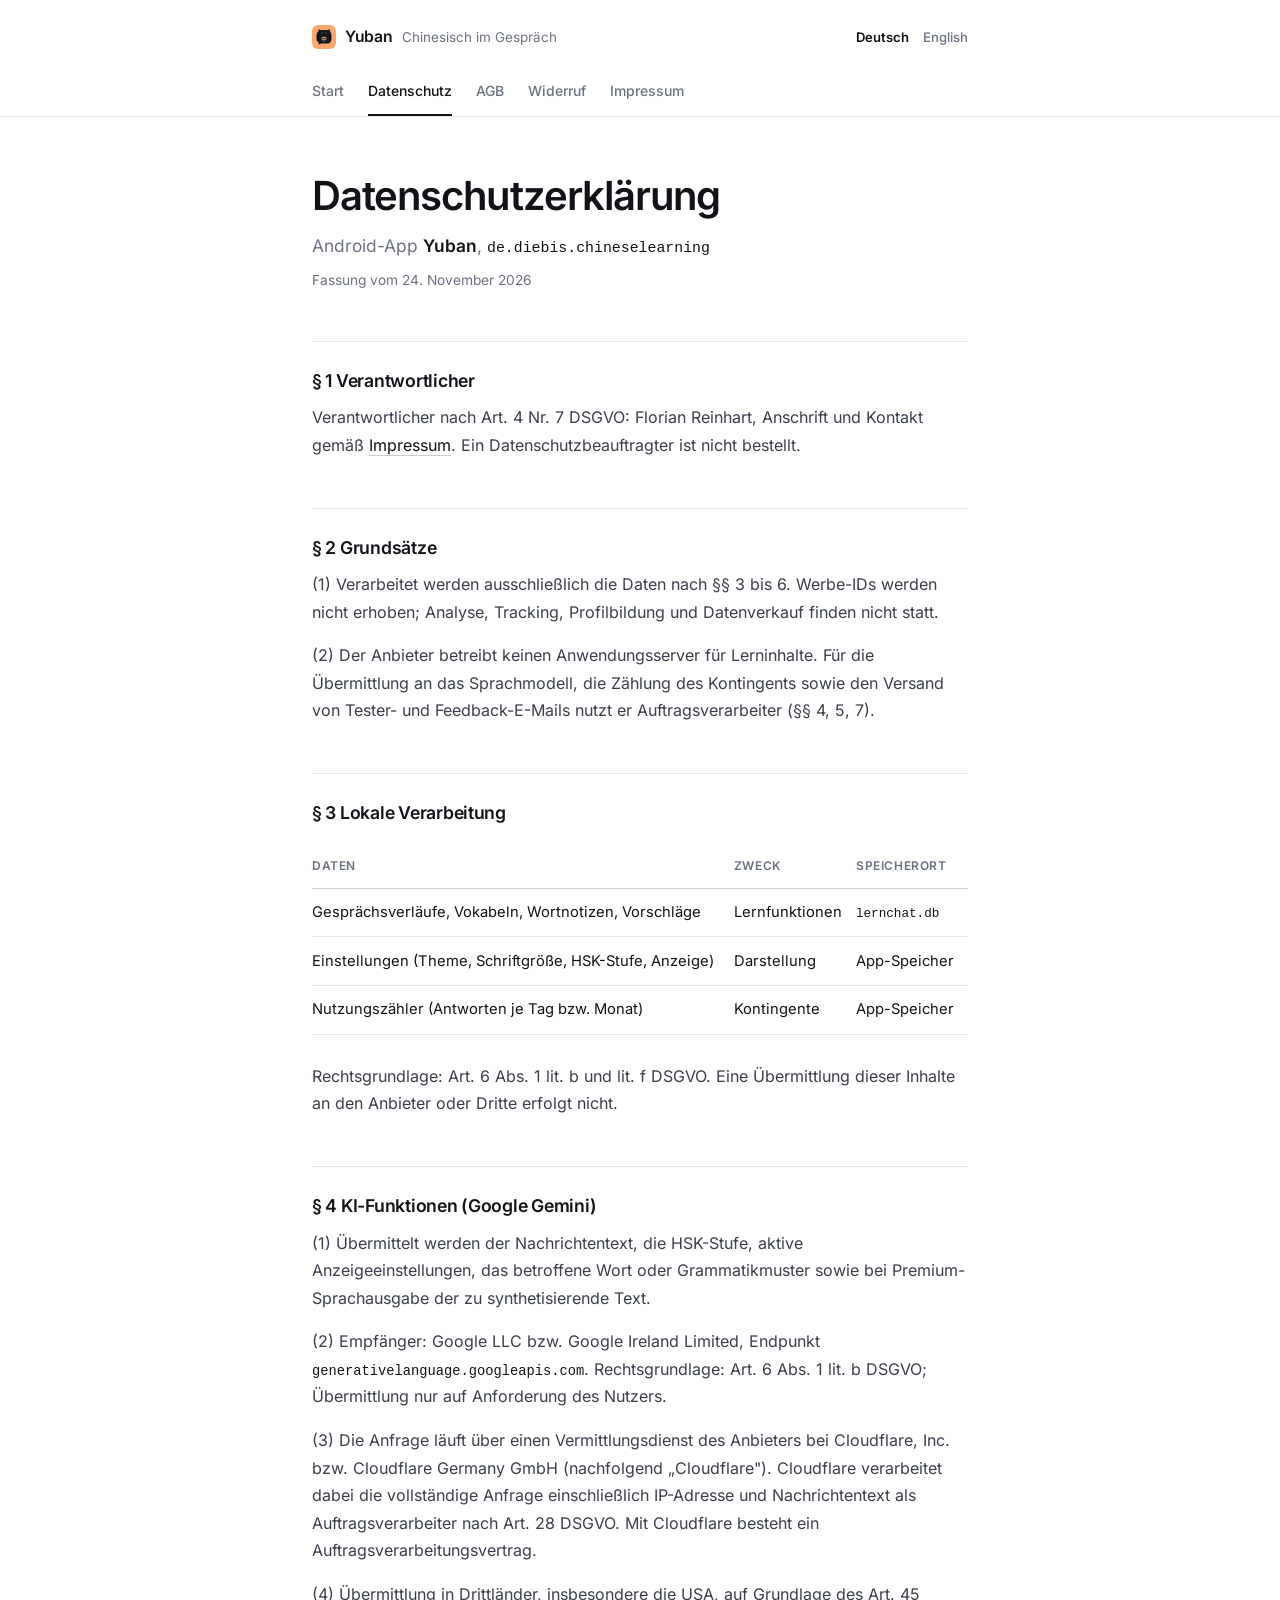
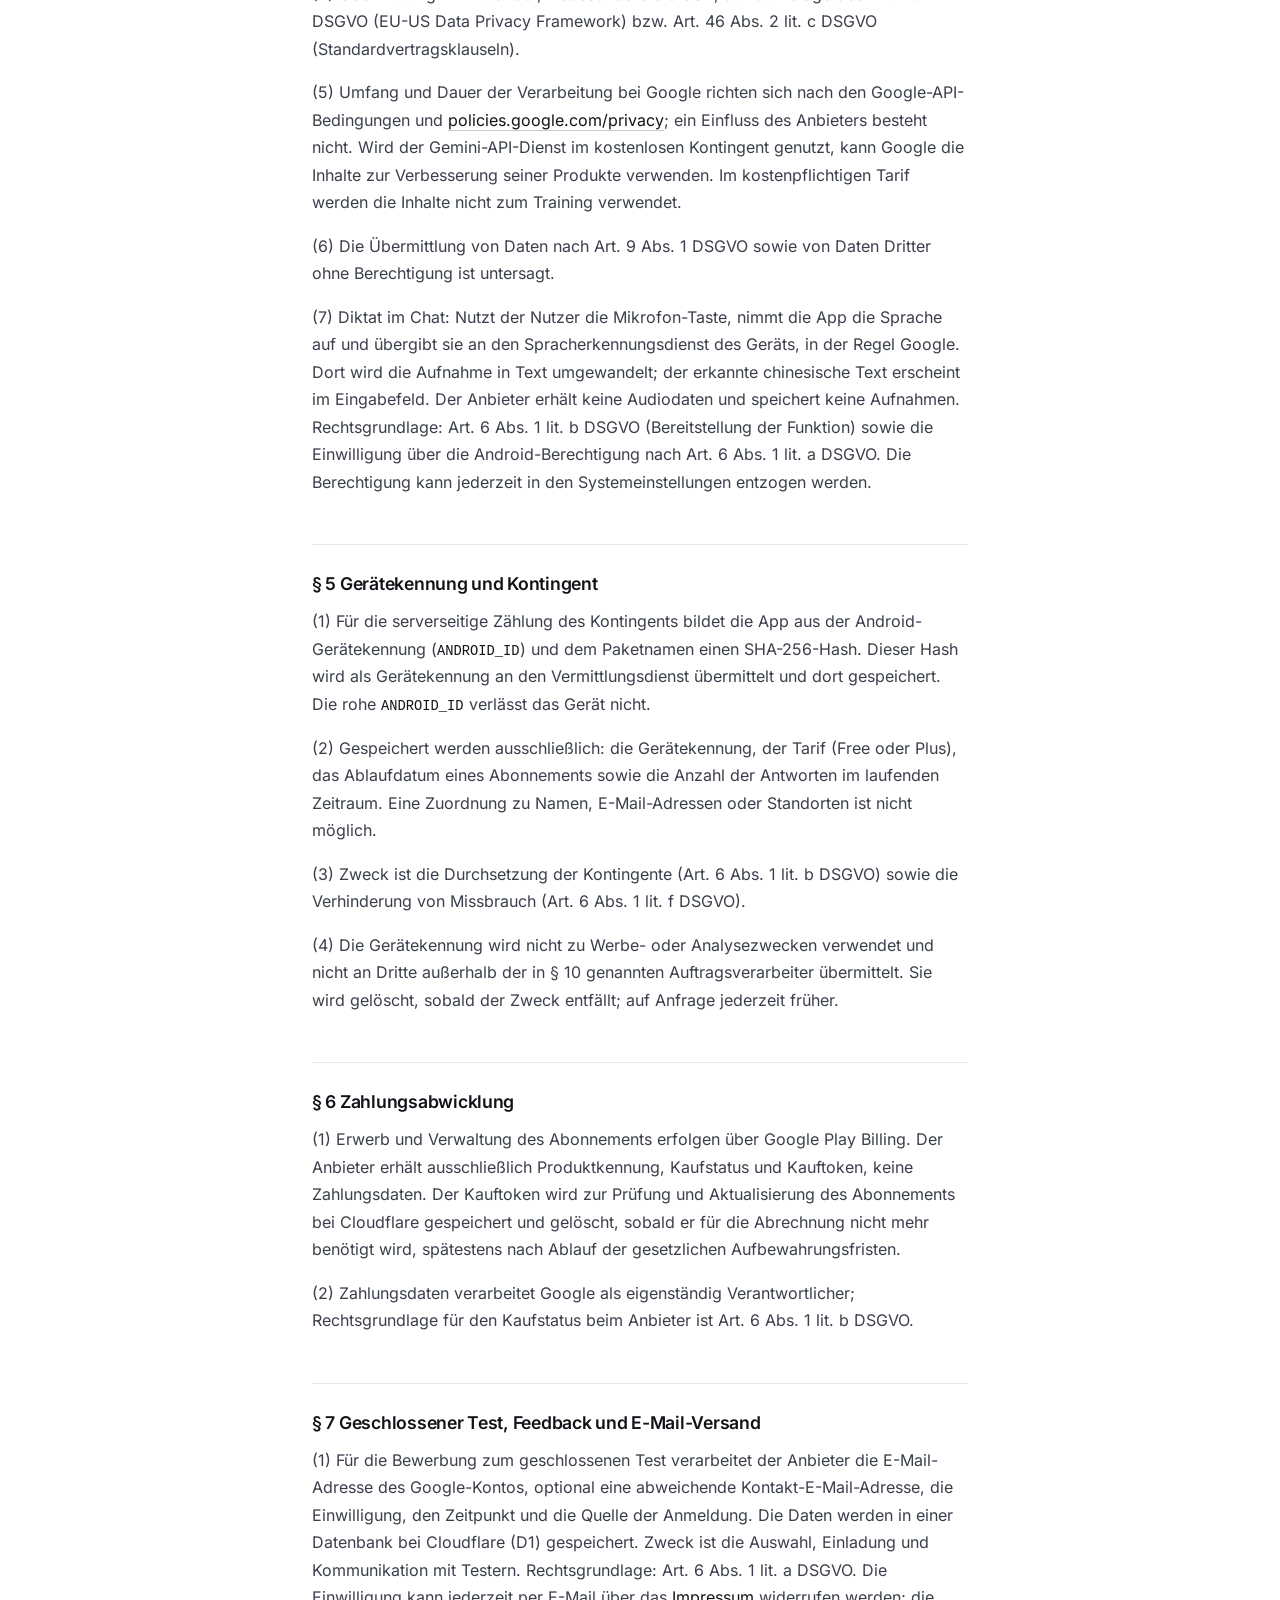
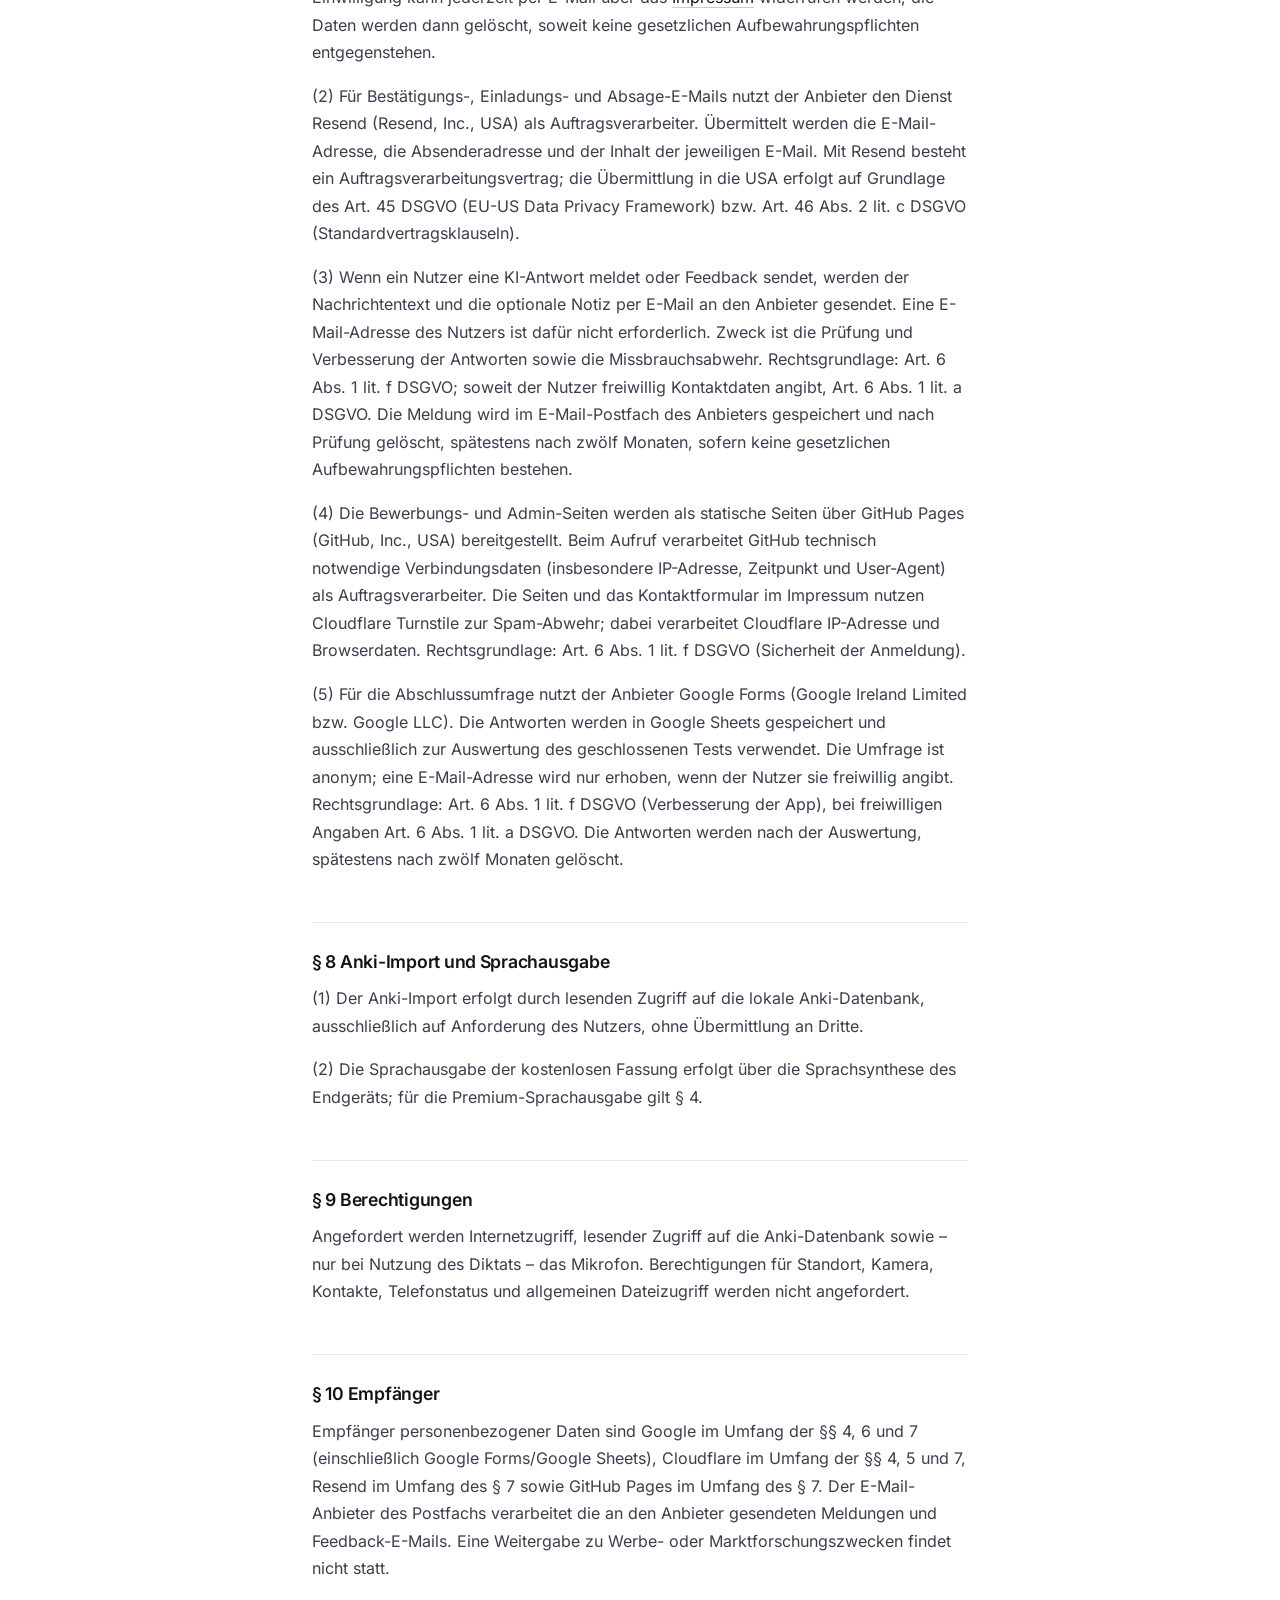
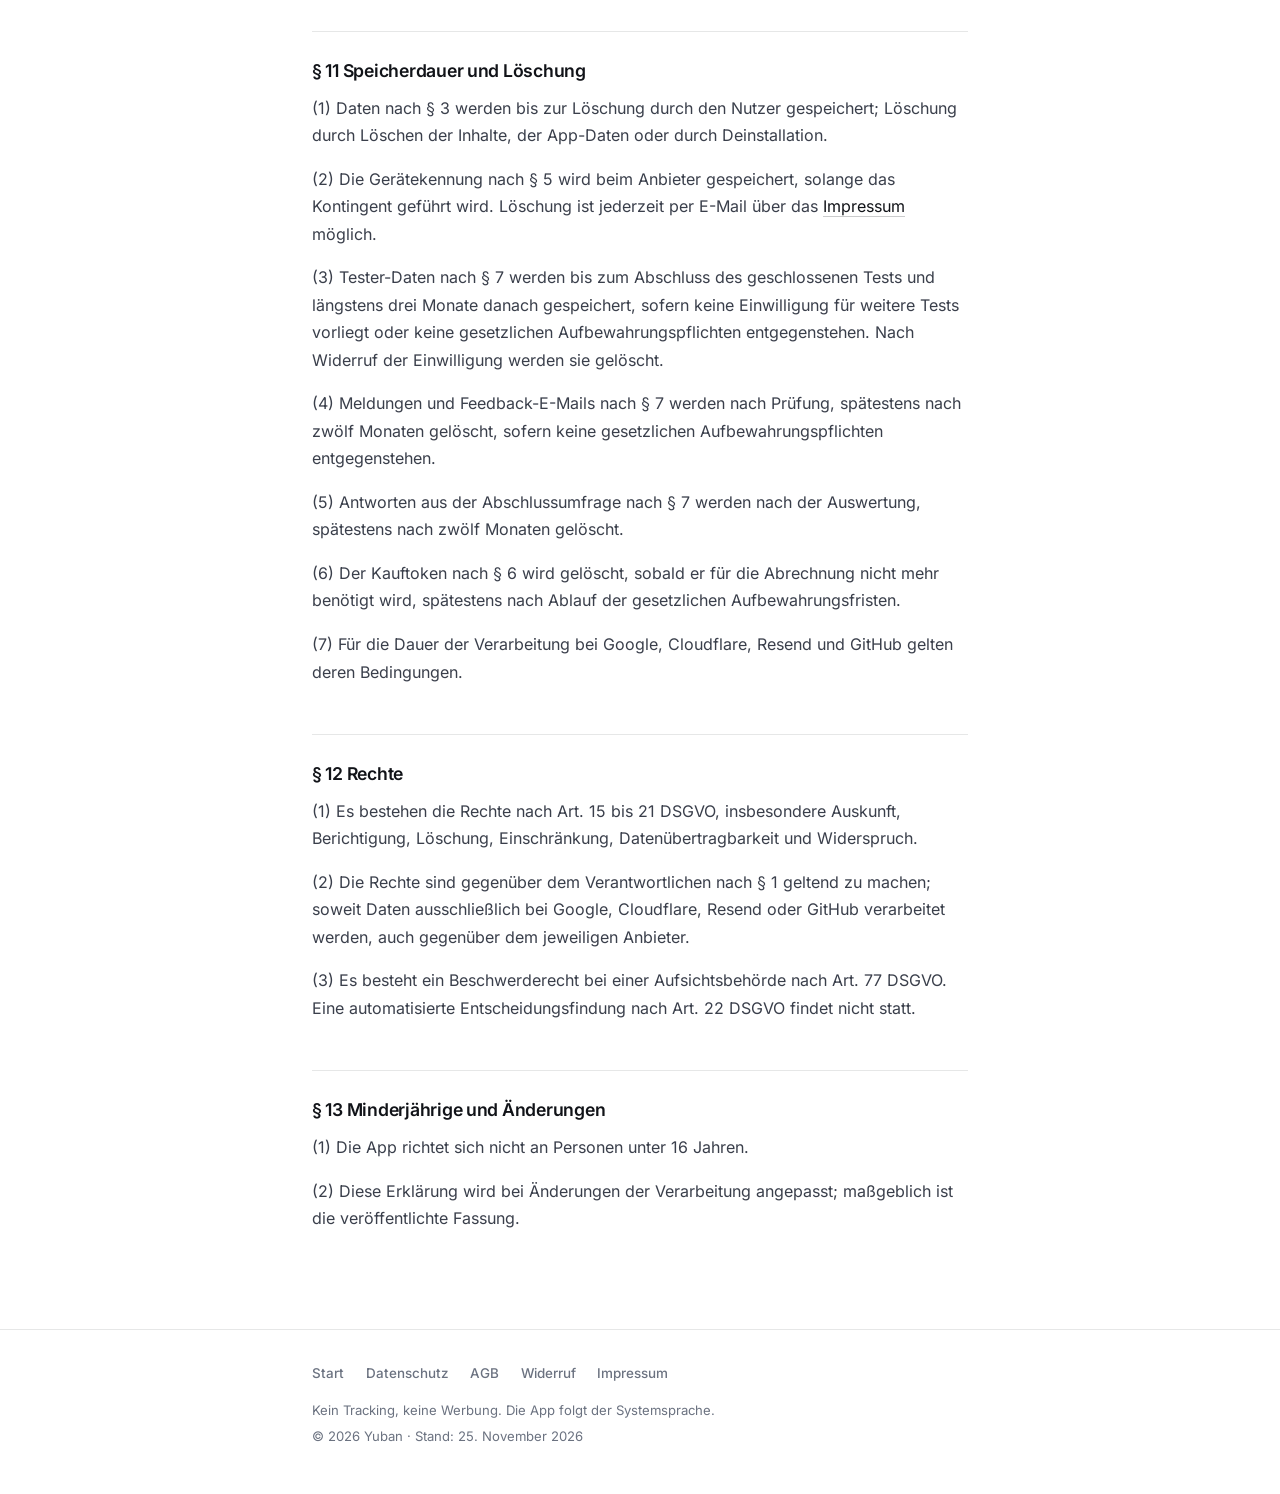
<file: privacy.html>
<!doctype html>
<html lang="de">
<head>
<meta charset="utf-8">
<meta name="viewport" content="width=device-width, initial-scale=1">
<link rel="icon" href="favicon.svg?v=20261125c" type="image/svg+xml">
<meta name="theme-color" content="#ffffff" media="(prefers-color-scheme: light)">
<meta name="theme-color" content="#111318" media="(prefers-color-scheme: dark)">

<title>Datenschutzerklärung – Yuban</title>
<meta name="description" content="Datenschutzerklärung der Android-App Yuban gemäß Art. 13 DSGVO.">
<link rel="stylesheet" href="styles.css?v=20261125c">
</head>
<body>
<a class="skip-link" href="#content">Zum Inhalt springen</a>
<header class="site-header">
  <div class="site-header__inner">
    <a class="brand" href="index.html">
      <img class="brand__mark" src="favicon.svg?v=20261125c" alt="" width="24" height="24">
      <span class="brand__text">
        <span class="brand__name">Yuban</span>
        <span class="brand__tag">Chinesisch im Gespräch</span>
      </span>
    </a>
    <nav class="lang-switch" aria-label="Sprache">
      <a href="index.html" class="active" aria-current="page" lang="de">Deutsch</a>
      <a href="index-en.html" lang="en">English</a>
    </nav>
    <nav class="site-nav" aria-label="Hauptnavigation">
        <a href="index.html">Start</a>
        <a href="privacy.html" aria-current="page">Datenschutz</a>
        <a href="terms.html">AGB</a>
        <a href="widerruf.html">Widerruf</a>
        <a href="impressum.html">Impressum</a>
    </nav>
  </div>
</header>

<main id="content">
<h1>Datenschutzerklärung</h1>
<p class="lead">Android-App <strong>Yuban</strong>, <code>de.diebis.chineselearning</code></p>
<p class="meta">Fassung vom 24. November 2026</p>

<h2>§ 1 Verantwortlicher</h2>
<p>
Verantwortlicher nach Art. 4 Nr. 7 DSGVO: Florian Reinhart, Anschrift und Kontakt gemäß <a href="impressum.html#email">Impressum</a>. Ein Datenschutzbeauftragter ist nicht bestellt.
</p>

<h2>§ 2 Grundsätze</h2>
<p>
(1) Verarbeitet werden ausschließlich die Daten nach §§ 3 bis 6. Werbe-IDs werden nicht erhoben; Analyse, Tracking, Profilbildung und Datenverkauf finden nicht statt.
</p>
<p>
(2) Der Anbieter betreibt keinen Anwendungsserver für Lerninhalte. Für die Übermittlung an das Sprachmodell, die Zählung des Kontingents sowie den Versand von Tester- und Feedback-E-Mails nutzt er Auftragsverarbeiter (§§ 4, 5, 7).
</p>

<h2>§ 3 Lokale Verarbeitung</h2>
<table>
  <thead>
    <tr><th>Daten</th><th>Zweck</th><th>Speicherort</th></tr>
  </thead>
  <tbody>
    <tr>
      <td>Gesprächsverläufe, Vokabeln, Wortnotizen, Vorschläge</td>
      <td>Lernfunktionen</td>
      <td><code>lernchat.db</code></td>
    </tr>
    <tr>
      <td>Einstellungen (Theme, Schriftgröße, HSK-Stufe, Anzeige)</td>
      <td>Darstellung</td>
      <td>App-Speicher</td>
    </tr>
    <tr>
      <td>Nutzungszähler (Antworten je Tag bzw. Monat)</td>
      <td>Kontingente</td>
      <td>App-Speicher</td>
    </tr>
  </tbody>
</table>
<p>
Rechtsgrundlage: Art. 6 Abs. 1 lit. b und lit. f DSGVO. Eine Übermittlung dieser Inhalte an den Anbieter oder Dritte erfolgt nicht.
</p>

<h2>§ 4 KI-Funktionen (Google Gemini)</h2>
<p>
(1) Übermittelt werden der Nachrichtentext, die HSK-Stufe, aktive Anzeigeeinstellungen, das betroffene Wort oder Grammatikmuster sowie bei Premium-Sprachausgabe der zu synthetisierende Text.
</p>
<p>
(2) Empfänger: Google LLC bzw. Google Ireland Limited, Endpunkt <code>generativelanguage.googleapis.com</code>. Rechtsgrundlage: Art. 6 Abs. 1 lit. b DSGVO; Übermittlung nur auf Anforderung des Nutzers.
</p>
<p>
(3) Die Anfrage läuft über einen Vermittlungsdienst des Anbieters bei Cloudflare, Inc. bzw. Cloudflare Germany GmbH (nachfolgend „Cloudflare"). Cloudflare verarbeitet dabei die vollständige Anfrage einschließlich IP-Adresse und Nachrichtentext als Auftragsverarbeiter nach Art. 28 DSGVO. Mit Cloudflare besteht ein Auftragsverarbeitungsvertrag.
</p>
<p>
(4) Übermittlung in Drittländer, insbesondere die USA, auf Grundlage des Art. 45 DSGVO (EU-US Data Privacy Framework) bzw. Art. 46 Abs. 2 lit. c DSGVO (Standardvertragsklauseln).
</p>
<p>
(5) Umfang und Dauer der Verarbeitung bei Google richten sich nach den Google-API-Bedingungen und <a href="https://policies.google.com/privacy" rel="noopener">policies.google.com/privacy</a>; ein Einfluss des Anbieters besteht nicht. Wird der Gemini-API-Dienst im kostenlosen Kontingent genutzt, kann Google die Inhalte zur Verbesserung seiner Produkte verwenden. Im kostenpflichtigen Tarif werden die Inhalte nicht zum Training verwendet.
</p>
<p>
(6) Die Übermittlung von Daten nach Art. 9 Abs. 1 DSGVO sowie von Daten Dritter ohne Berechtigung ist untersagt.
</p>
<p>
(7) Diktat im Chat: Nutzt der Nutzer die Mikrofon-Taste, nimmt die App die Sprache auf und übergibt sie an den Spracherkennungsdienst des Geräts, in der Regel Google. Dort wird die Aufnahme in Text umgewandelt; der erkannte chinesische Text erscheint im Eingabefeld. Der Anbieter erhält keine Audiodaten und speichert keine Aufnahmen. Rechtsgrundlage: Art. 6 Abs. 1 lit. b DSGVO (Bereitstellung der Funktion) sowie die Einwilligung über die Android-Berechtigung nach Art. 6 Abs. 1 lit. a DSGVO. Die Berechtigung kann jederzeit in den Systemeinstellungen entzogen werden.
</p>

<h2>§ 5 Gerätekennung und Kontingent</h2>
<p>
(1) Für die serverseitige Zählung des Kontingents bildet die App aus der Android-Gerätekennung (<code>ANDROID_ID</code>) und dem Paketnamen einen SHA-256-Hash. Dieser Hash wird als Gerätekennung an den Vermittlungsdienst übermittelt und dort gespeichert. Die rohe <code>ANDROID_ID</code> verlässt das Gerät nicht.
</p>
<p>
(2) Gespeichert werden ausschließlich: die Gerätekennung, der Tarif (Free oder Plus), das Ablaufdatum eines Abonnements sowie die Anzahl der Antworten im laufenden Zeitraum. Eine Zuordnung zu Namen, E-Mail-Adressen oder Standorten ist nicht möglich.
</p>
<p>
(3) Zweck ist die Durchsetzung der Kontingente (Art. 6 Abs. 1 lit. b DSGVO) sowie die Verhinderung von Missbrauch (Art. 6 Abs. 1 lit. f DSGVO).
</p>
<p>
(4) Die Gerätekennung wird nicht zu Werbe- oder Analysezwecken verwendet und nicht an Dritte außerhalb der in § 10 genannten Auftragsverarbeiter übermittelt. Sie wird gelöscht, sobald der Zweck entfällt; auf Anfrage jederzeit früher.
</p>

<h2>§ 6 Zahlungsabwicklung</h2>
<p>
(1) Erwerb und Verwaltung des Abonnements erfolgen über Google Play Billing. Der Anbieter erhält ausschließlich Produktkennung, Kaufstatus und Kauftoken, keine Zahlungsdaten. Der Kauftoken wird zur Prüfung und Aktualisierung des Abonnements bei Cloudflare gespeichert und gelöscht, sobald er für die Abrechnung nicht mehr benötigt wird, spätestens nach Ablauf der gesetzlichen Aufbewahrungsfristen.
</p>
<p>
(2) Zahlungsdaten verarbeitet Google als eigenständig Verantwortlicher; Rechtsgrundlage für den Kaufstatus beim Anbieter ist Art. 6 Abs. 1 lit. b DSGVO.
</p>

<h2>§ 7 Geschlossener Test, Feedback und E-Mail-Versand</h2>
<p>
(1) Für die Bewerbung zum geschlossenen Test verarbeitet der Anbieter die E-Mail-Adresse des Google-Kontos, optional eine abweichende Kontakt-E-Mail-Adresse, die Einwilligung, den Zeitpunkt und die Quelle der Anmeldung. Die Daten werden in einer Datenbank bei Cloudflare (D1) gespeichert. Zweck ist die Auswahl, Einladung und Kommunikation mit Testern. Rechtsgrundlage: Art. 6 Abs. 1 lit. a DSGVO. Die Einwilligung kann jederzeit per E-Mail über das <a href="impressum.html#email">Impressum</a> widerrufen werden; die Daten werden dann gelöscht, soweit keine gesetzlichen Aufbewahrungspflichten entgegenstehen.
</p>
<p>
(2) Für Bestätigungs-, Einladungs- und Absage-E-Mails nutzt der Anbieter den Dienst Resend (Resend, Inc., USA) als Auftragsverarbeiter. Übermittelt werden die E-Mail-Adresse, die Absenderadresse und der Inhalt der jeweiligen E-Mail. Mit Resend besteht ein Auftragsverarbeitungsvertrag; die Übermittlung in die USA erfolgt auf Grundlage des Art. 45 DSGVO (EU-US Data Privacy Framework) bzw. Art. 46 Abs. 2 lit. c DSGVO (Standardvertragsklauseln).
</p>
<p>
(3) Wenn ein Nutzer eine KI-Antwort meldet oder Feedback sendet, werden der Nachrichtentext und die optionale Notiz per E-Mail an den Anbieter gesendet. Eine E-Mail-Adresse des Nutzers ist dafür nicht erforderlich. Zweck ist die Prüfung und Verbesserung der Antworten sowie die Missbrauchsabwehr. Rechtsgrundlage: Art. 6 Abs. 1 lit. f DSGVO; soweit der Nutzer freiwillig Kontaktdaten angibt, Art. 6 Abs. 1 lit. a DSGVO. Die Meldung wird im E-Mail-Postfach des Anbieters gespeichert und nach Prüfung gelöscht, spätestens nach zwölf Monaten, sofern keine gesetzlichen Aufbewahrungspflichten bestehen.
</p>
<p>
(4) Die Bewerbungs- und Admin-Seiten werden als statische Seiten über GitHub Pages (GitHub, Inc., USA) bereitgestellt. Beim Aufruf verarbeitet GitHub technisch notwendige Verbindungsdaten (insbesondere IP-Adresse, Zeitpunkt und User-Agent) als Auftragsverarbeiter. Die Seiten und das Kontaktformular im Impressum nutzen Cloudflare Turnstile zur Spam-Abwehr; dabei verarbeitet Cloudflare IP-Adresse und Browserdaten. Rechtsgrundlage: Art. 6 Abs. 1 lit. f DSGVO (Sicherheit der Anmeldung).
</p>
<p>
(5) Für die Abschlussumfrage nutzt der Anbieter Google Forms (Google Ireland Limited bzw. Google LLC). Die Antworten werden in Google Sheets gespeichert und ausschließlich zur Auswertung des geschlossenen Tests verwendet. Die Umfrage ist anonym; eine E-Mail-Adresse wird nur erhoben, wenn der Nutzer sie freiwillig angibt. Rechtsgrundlage: Art. 6 Abs. 1 lit. f DSGVO (Verbesserung der App), bei freiwilligen Angaben Art. 6 Abs. 1 lit. a DSGVO. Die Antworten werden nach der Auswertung, spätestens nach zwölf Monaten gelöscht.
</p>

<h2>§ 8 Anki-Import und Sprachausgabe</h2>
<p>
(1) Der Anki-Import erfolgt durch lesenden Zugriff auf die lokale Anki-Datenbank, ausschließlich auf Anforderung des Nutzers, ohne Übermittlung an Dritte.
</p>
<p>
(2) Die Sprachausgabe der kostenlosen Fassung erfolgt über die Sprachsynthese des Endgeräts; für die Premium-Sprachausgabe gilt § 4.
</p>

<h2>§ 9 Berechtigungen</h2>
<p>
Angefordert werden Internetzugriff, lesender Zugriff auf die Anki-Datenbank sowie – nur bei Nutzung des Diktats – das Mikrofon. Berechtigungen für Standort, Kamera, Kontakte, Telefonstatus und allgemeinen Dateizugriff werden nicht angefordert.
</p>

<h2>§ 10 Empfänger</h2>
<p>
Empfänger personenbezogener Daten sind Google im Umfang der §§ 4, 6 und 7 (einschließlich Google Forms/Google Sheets), Cloudflare im Umfang der §§ 4, 5 und 7, Resend im Umfang des § 7 sowie GitHub Pages im Umfang des § 7. Der E-Mail-Anbieter des Postfachs verarbeitet die an den Anbieter gesendeten Meldungen und Feedback-E-Mails. Eine Weitergabe zu Werbe- oder Marktforschungszwecken findet nicht statt.
</p>

<h2>§ 11 Speicherdauer und Löschung</h2>
<p>
(1) Daten nach § 3 werden bis zur Löschung durch den Nutzer gespeichert; Löschung durch Löschen der Inhalte, der App-Daten oder durch Deinstallation.
</p>
<p>
(2) Die Gerätekennung nach § 5 wird beim Anbieter gespeichert, solange das Kontingent geführt wird. Löschung ist jederzeit per E-Mail über das <a href="impressum.html#email">Impressum</a> möglich.
</p>
<p>
(3) Tester-Daten nach § 7 werden bis zum Abschluss des geschlossenen Tests und längstens drei Monate danach gespeichert, sofern keine Einwilligung für weitere Tests vorliegt oder keine gesetzlichen Aufbewahrungspflichten entgegenstehen. Nach Widerruf der Einwilligung werden sie gelöscht.
</p>
<p>
(4) Meldungen und Feedback-E-Mails nach § 7 werden nach Prüfung, spätestens nach zwölf Monaten gelöscht, sofern keine gesetzlichen Aufbewahrungspflichten entgegenstehen.
</p>
<p>
(5) Antworten aus der Abschlussumfrage nach § 7 werden nach der Auswertung, spätestens nach zwölf Monaten gelöscht.
</p>
<p>
(6) Der Kauftoken nach § 6 wird gelöscht, sobald er für die Abrechnung nicht mehr benötigt wird, spätestens nach Ablauf der gesetzlichen Aufbewahrungsfristen.
</p>
<p>
(7) Für die Dauer der Verarbeitung bei Google, Cloudflare, Resend und GitHub gelten deren Bedingungen.
</p>

<h2>§ 12 Rechte</h2>
<p>
(1) Es bestehen die Rechte nach Art. 15 bis 21 DSGVO, insbesondere Auskunft, Berichtigung, Löschung, Einschränkung, Datenübertragbarkeit und Widerspruch.
</p>
<p>
(2) Die Rechte sind gegenüber dem Verantwortlichen nach § 1 geltend zu machen; soweit Daten ausschließlich bei Google, Cloudflare, Resend oder GitHub verarbeitet werden, auch gegenüber dem jeweiligen Anbieter.
</p>
<p>
(3) Es besteht ein Beschwerderecht bei einer Aufsichtsbehörde nach Art. 77 DSGVO. Eine automatisierte Entscheidungsfindung nach Art. 22 DSGVO findet nicht statt.
</p>

<h2>§ 13 Minderjährige und Änderungen</h2>
<p>
(1) Die App richtet sich nicht an Personen unter 16 Jahren.
</p>
<p>
(2) Diese Erklärung wird bei Änderungen der Verarbeitung angepasst; maßgeblich ist die veröffentlichte Fassung.
</p>
</main>
<footer class="site-footer">
  <div class="site-footer__inner">
    <nav aria-label="Rechtliches">
      <a href="index.html">Start</a>
      <a href="privacy.html">Datenschutz</a>
      <a href="terms.html">AGB</a>
      <a href="widerruf.html">Widerruf</a>
      <a href="impressum.html">Impressum</a>
    </nav>
    <p>Kein Tracking, keine Werbung. Die App folgt der Systemsprache.</p>
    <p>© 2026 Yuban · Stand: 25. November 2026</p>
  </div>
</footer>
</body>
</html>
</file>
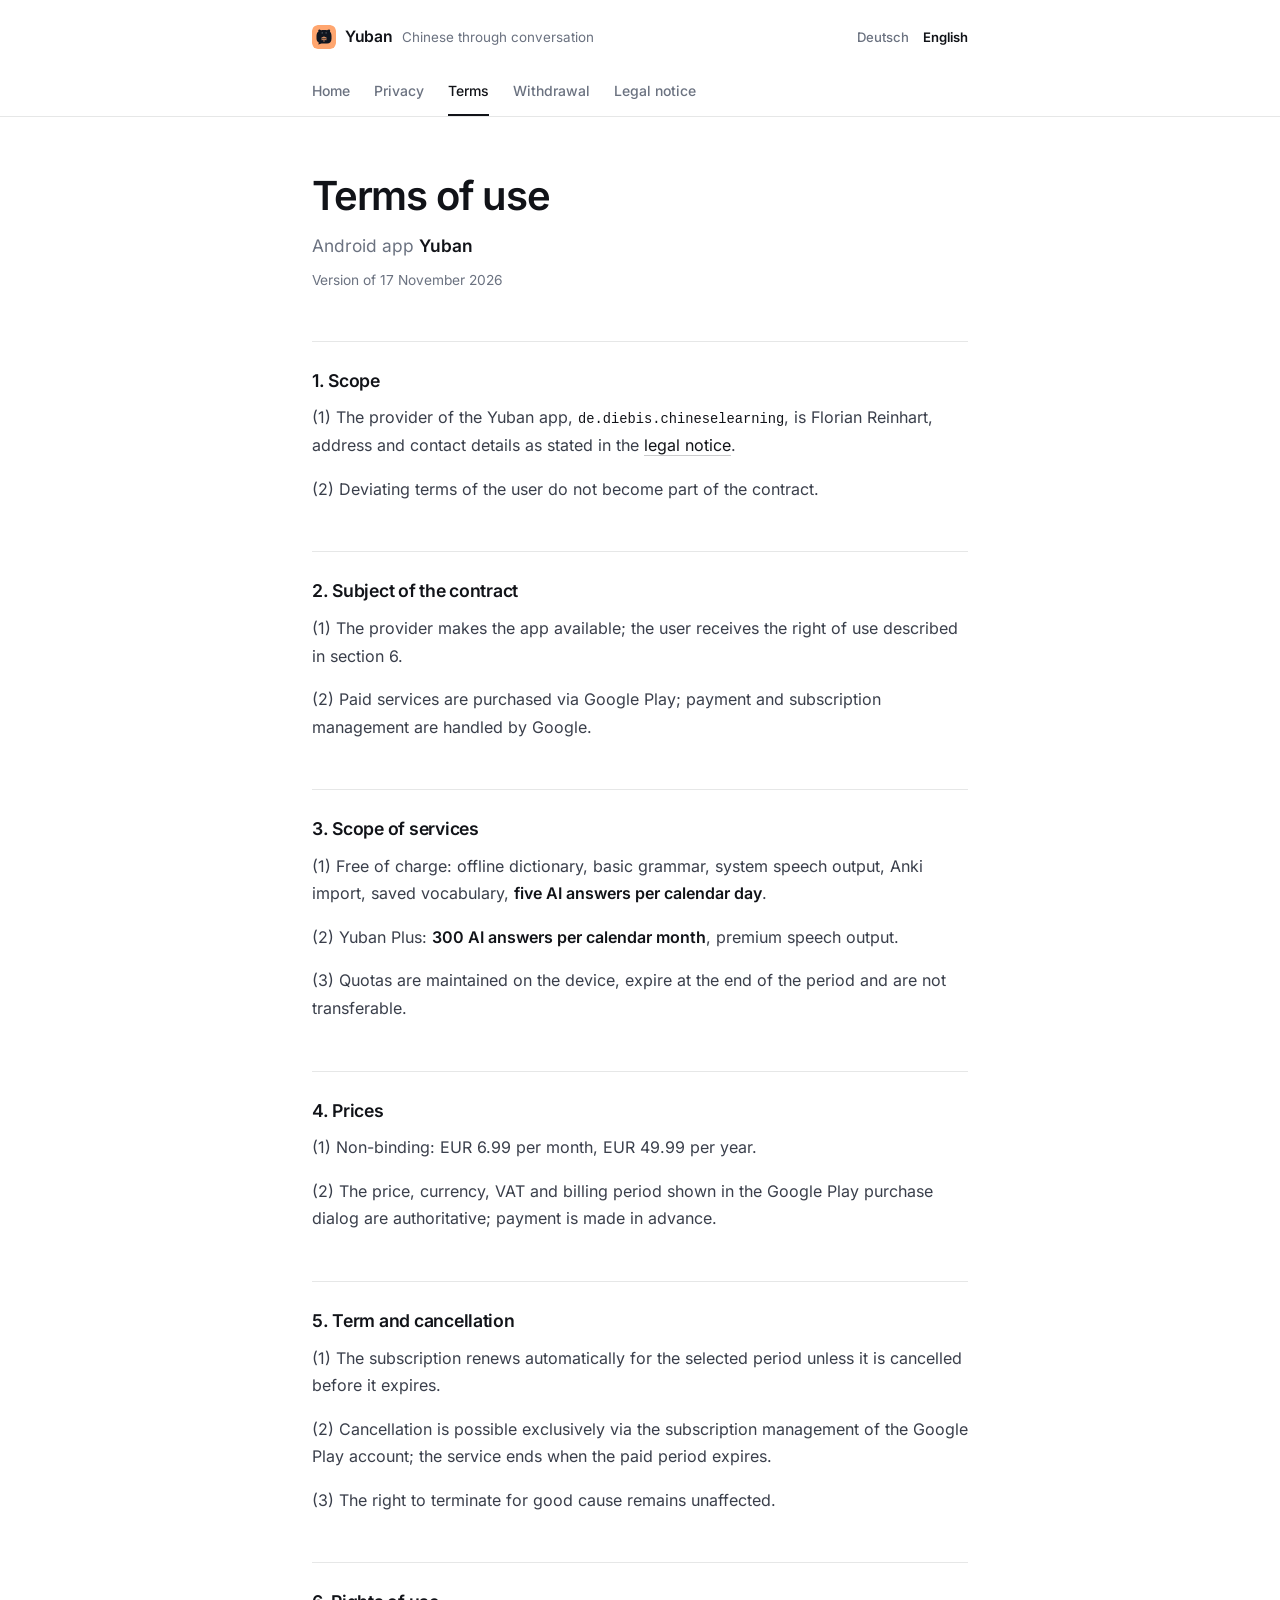
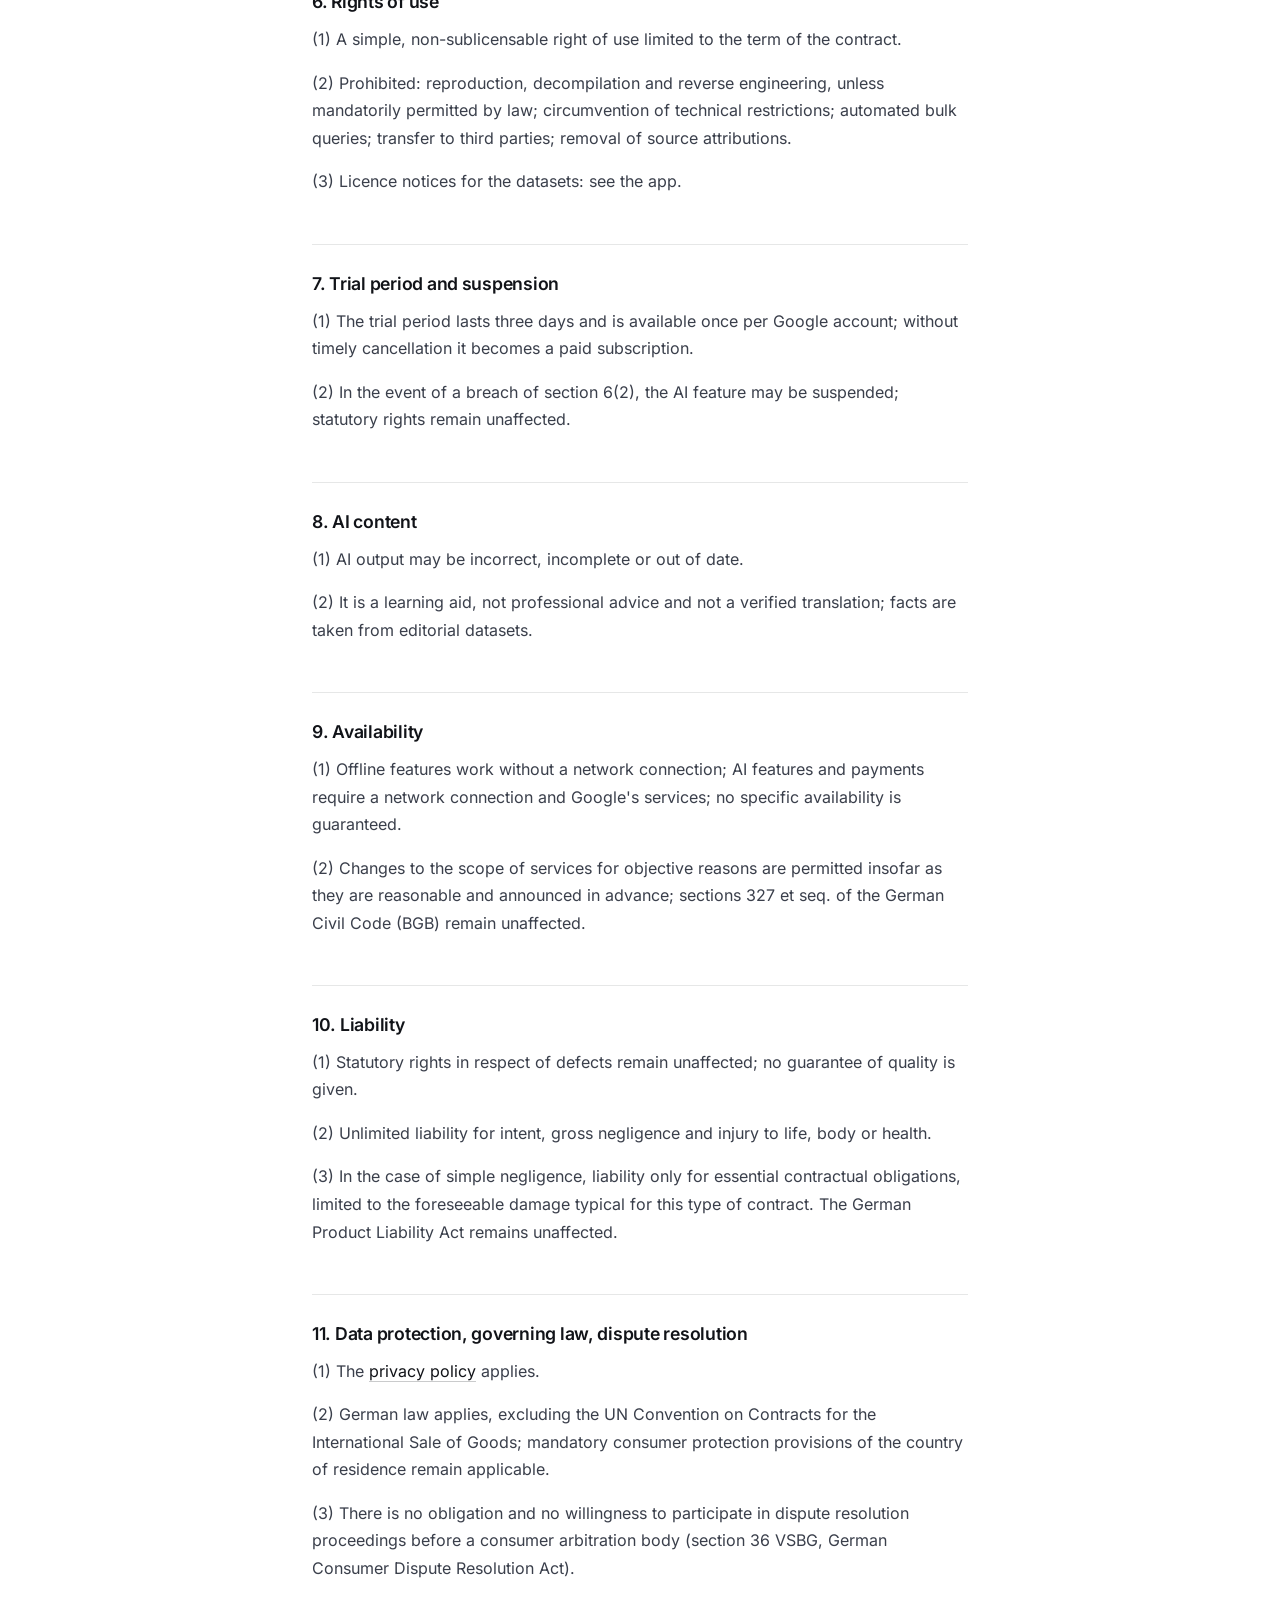
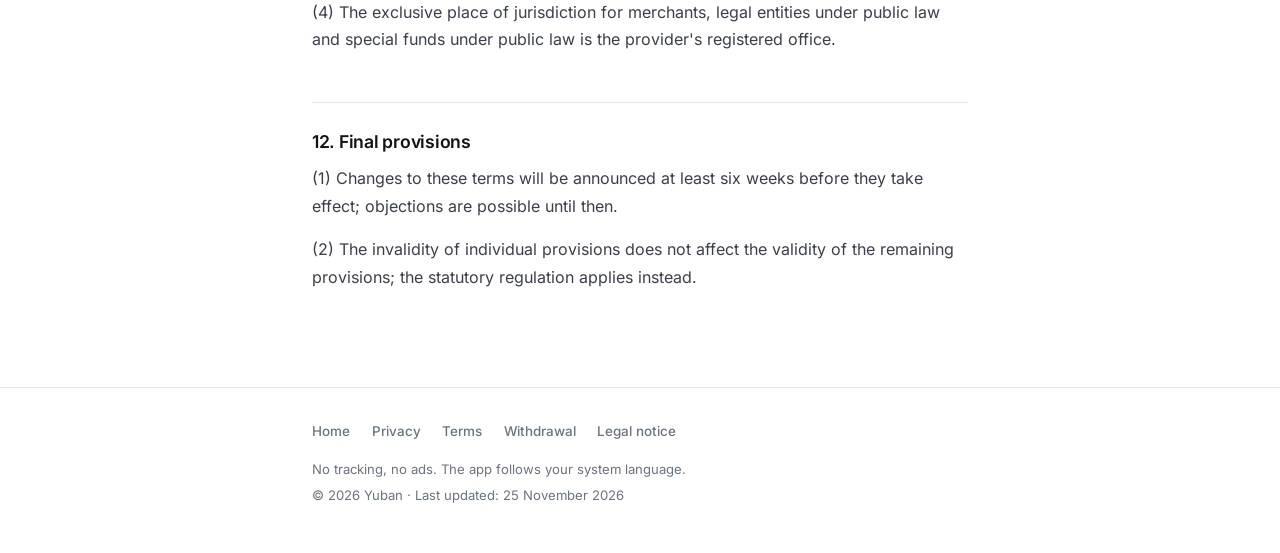
<file: terms-en.html>
<!doctype html>
<html lang="en">
<head>
<meta charset="utf-8">
<meta name="viewport" content="width=device-width, initial-scale=1">
<link rel="icon" href="favicon.svg?v=20261125c" type="image/svg+xml">
<meta name="theme-color" content="#ffffff" media="(prefers-color-scheme: light)">
<meta name="theme-color" content="#111318" media="(prefers-color-scheme: dark)">

<title>Terms of use – Yuban</title>
<meta name="description" content="Terms of use and subscription terms of the Yuban Android app.">
<link rel="stylesheet" href="styles.css?v=20261125c">
</head>
<body>
<a class="skip-link" href="#content">Skip to content</a>
<header class="site-header">
  <div class="site-header__inner">
    <a class="brand" href="index-en.html">
      <img class="brand__mark" src="favicon.svg?v=20261125c" alt="" width="24" height="24">
      <span class="brand__text">
        <span class="brand__name">Yuban</span>
        <span class="brand__tag">Chinese through conversation</span>
      </span>
    </a>
    <nav class="lang-switch" aria-label="Language">
      <a href="index.html" lang="de">Deutsch</a>
      <a href="index-en.html" class="active" aria-current="page" lang="en">English</a>
    </nav>
    <nav class="site-nav" aria-label="Main navigation">
        <a href="index-en.html">Home</a>
        <a href="privacy-en.html">Privacy</a>
        <a href="terms-en.html" aria-current="page">Terms</a>
        <a href="widerruf-en.html">Withdrawal</a>
        <a href="impressum-en.html">Legal notice</a>
    </nav>
  </div>
</header>

<main id="content">
<h1>Terms of use</h1>
<p class="lead">Android app <strong>Yuban</strong></p>
<p class="meta">Version of 17 November 2026</p>

<h2>1. Scope</h2>
<p>
(1) The provider of the Yuban app, <code>de.diebis.chineselearning</code>, is Florian Reinhart, address and contact details as stated in the <a href="impressum-en.html#email">legal notice</a>.
</p>
<p>
(2) Deviating terms of the user do not become part of the contract.
</p>

<h2>2. Subject of the contract</h2>
<p>
(1) The provider makes the app available; the user receives the right of use described in section 6.
</p>
<p>
(2) Paid services are purchased via Google Play; payment and subscription management are handled by Google.
</p>

<h2>3. Scope of services</h2>
<p>
(1) Free of charge: offline dictionary, basic grammar, system speech output, Anki import, saved vocabulary, <strong>five AI answers per calendar day</strong>.
</p>
<p>
(2) Yuban Plus: <strong>300 AI answers per calendar month</strong>, premium speech output.
</p>
<p>
(3) Quotas are maintained on the device, expire at the end of the period and are not transferable.
</p>

<h2>4. Prices</h2>
<p>
(1) Non-binding: EUR 6.99 per month, EUR 49.99 per year.
</p>
<p>
(2) The price, currency, VAT and billing period shown in the Google Play purchase dialog are authoritative; payment is made in advance.
</p>

<h2>5. Term and cancellation</h2>
<p>
(1) The subscription renews automatically for the selected period unless it is cancelled before it expires.
</p>
<p>
(2) Cancellation is possible exclusively via the subscription management of the Google Play account; the service ends when the paid period expires.
</p>
<p>
(3) The right to terminate for good cause remains unaffected.
</p>

<h2>6. Rights of use</h2>
<p>
(1) A simple, non-sublicensable right of use limited to the term of the contract.
</p>
<p>
(2) Prohibited: reproduction, decompilation and reverse engineering, unless mandatorily permitted by law; circumvention of technical restrictions; automated bulk queries; transfer to third parties; removal of source attributions.
</p>
<p>
(3) Licence notices for the datasets: see the app.
</p>

<h2>7. Trial period and suspension</h2>
<p>
(1) The trial period lasts three days and is available once per Google account; without timely cancellation it becomes a paid subscription.
</p>
<p>
(2) In the event of a breach of section 6(2), the AI feature may be suspended; statutory rights remain unaffected.
</p>

<h2>8. AI content</h2>
<p>
(1) AI output may be incorrect, incomplete or out of date.
</p>
<p>
(2) It is a learning aid, not professional advice and not a verified translation; facts are taken from editorial datasets.
</p>

<h2>9. Availability</h2>
<p>
(1) Offline features work without a network connection; AI features and payments require a network connection and Google's services; no specific availability is guaranteed.
</p>
<p>
(2) Changes to the scope of services for objective reasons are permitted insofar as they are reasonable and announced in advance; sections 327 et seq. of the German Civil Code (BGB) remain unaffected.
</p>

<h2>10. Liability</h2>
<p>
(1) Statutory rights in respect of defects remain unaffected; no guarantee of quality is given.
</p>
<p>
(2) Unlimited liability for intent, gross negligence and injury to life, body or health.
</p>
<p>
(3) In the case of simple negligence, liability only for essential contractual obligations, limited to the foreseeable damage typical for this type of contract. The German Product Liability Act remains unaffected.
</p>

<h2>11. Data protection, governing law, dispute resolution</h2>
<p>
(1) The <a href="privacy-en.html">privacy policy</a> applies.
</p>
<p>
(2) German law applies, excluding the UN Convention on Contracts for the International Sale of Goods; mandatory consumer protection provisions of the country of residence remain applicable.
</p>
<p>
(3) There is no obligation and no willingness to participate in dispute resolution proceedings before a consumer arbitration body (section 36 VSBG, German Consumer Dispute Resolution Act).
</p>
<p>
(4) The exclusive place of jurisdiction for merchants, legal entities under public law and special funds under public law is the provider's registered office.
</p>

<h2>12. Final provisions</h2>
<p>
(1) Changes to these terms will be announced at least six weeks before they take effect; objections are possible until then.
</p>
<p>
(2) The invalidity of individual provisions does not affect the validity of the remaining provisions; the statutory regulation applies instead.
</p>
</main>
<footer class="site-footer">
  <div class="site-footer__inner">
    <nav aria-label="Legal">
      <a href="index-en.html">Home</a>
      <a href="privacy-en.html">Privacy</a>
      <a href="terms-en.html">Terms</a>
      <a href="widerruf-en.html">Withdrawal</a>
      <a href="impressum-en.html">Legal notice</a>
    </nav>
    <p>No tracking, no ads. The app follows your system language.</p>
    <p>© 2026 Yuban · Last updated: 25 November 2026</p>
  </div>
</footer>
</body>
</html>
</file>
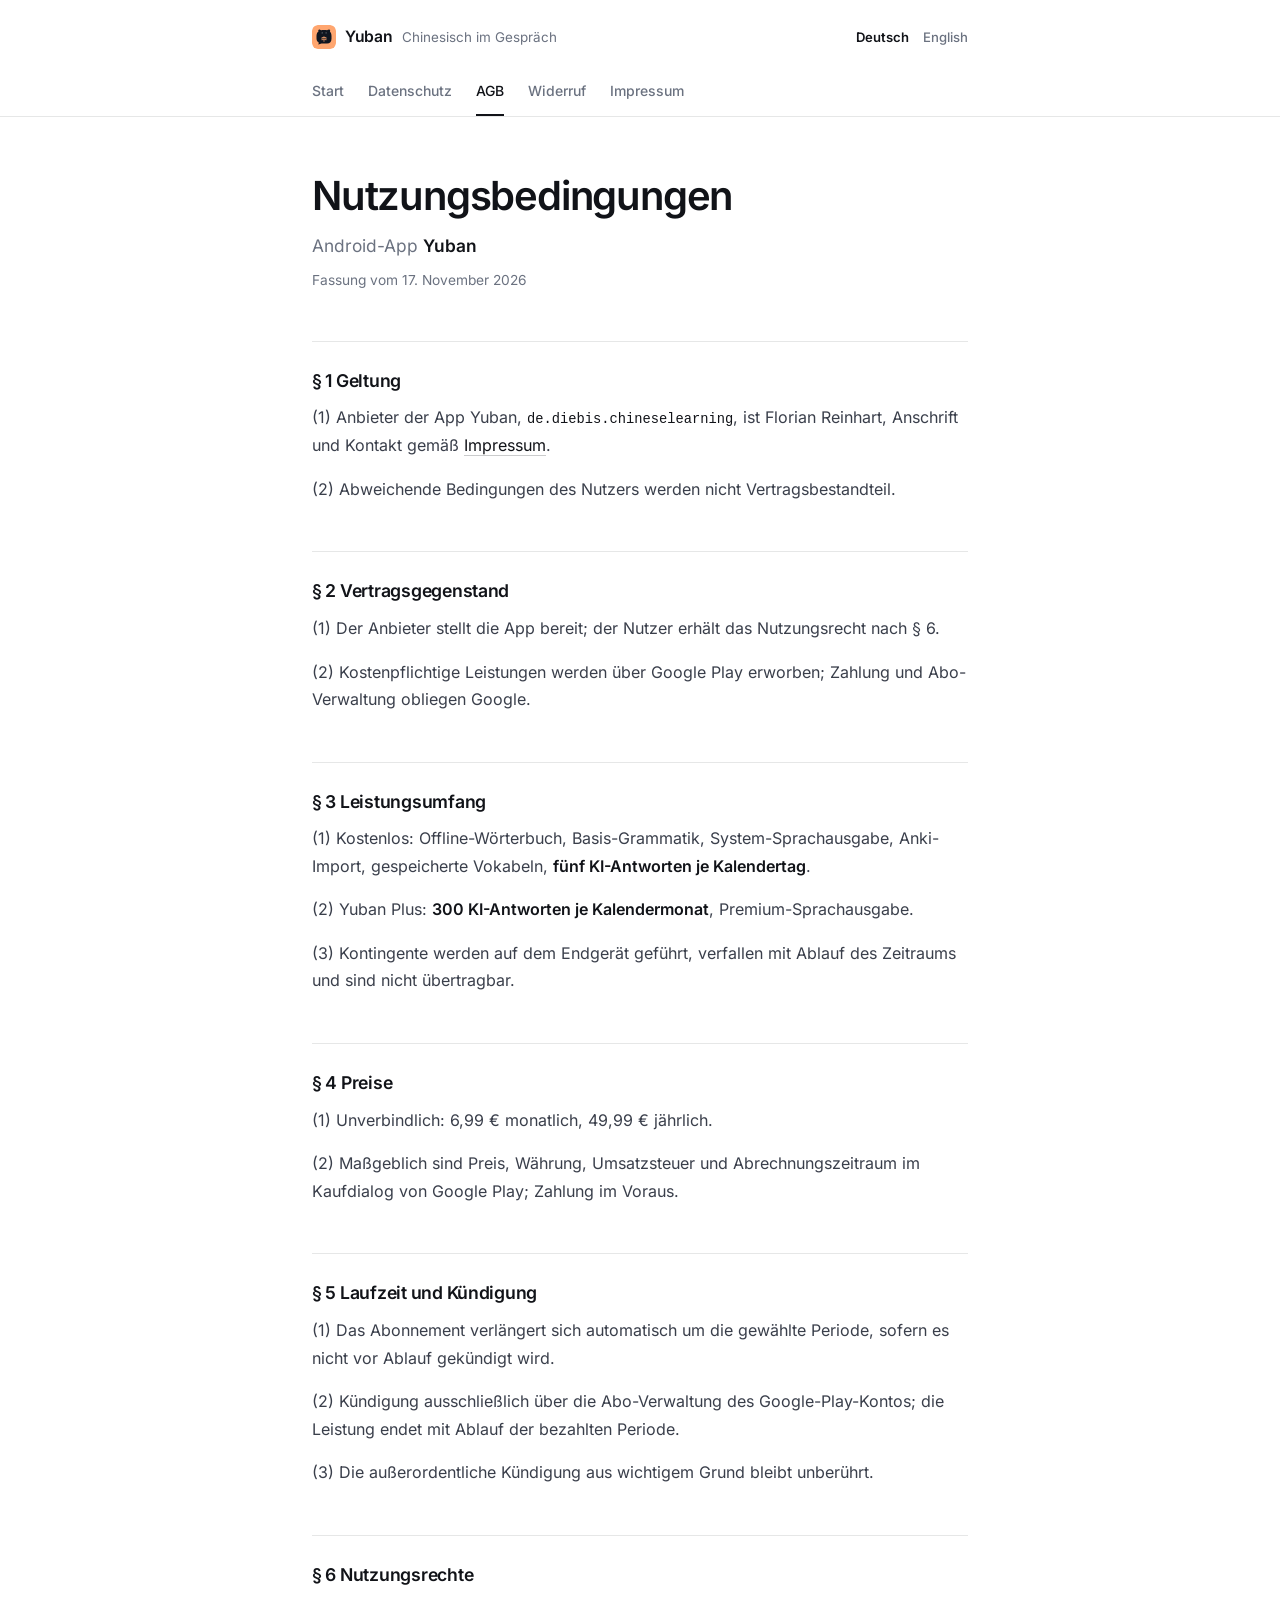
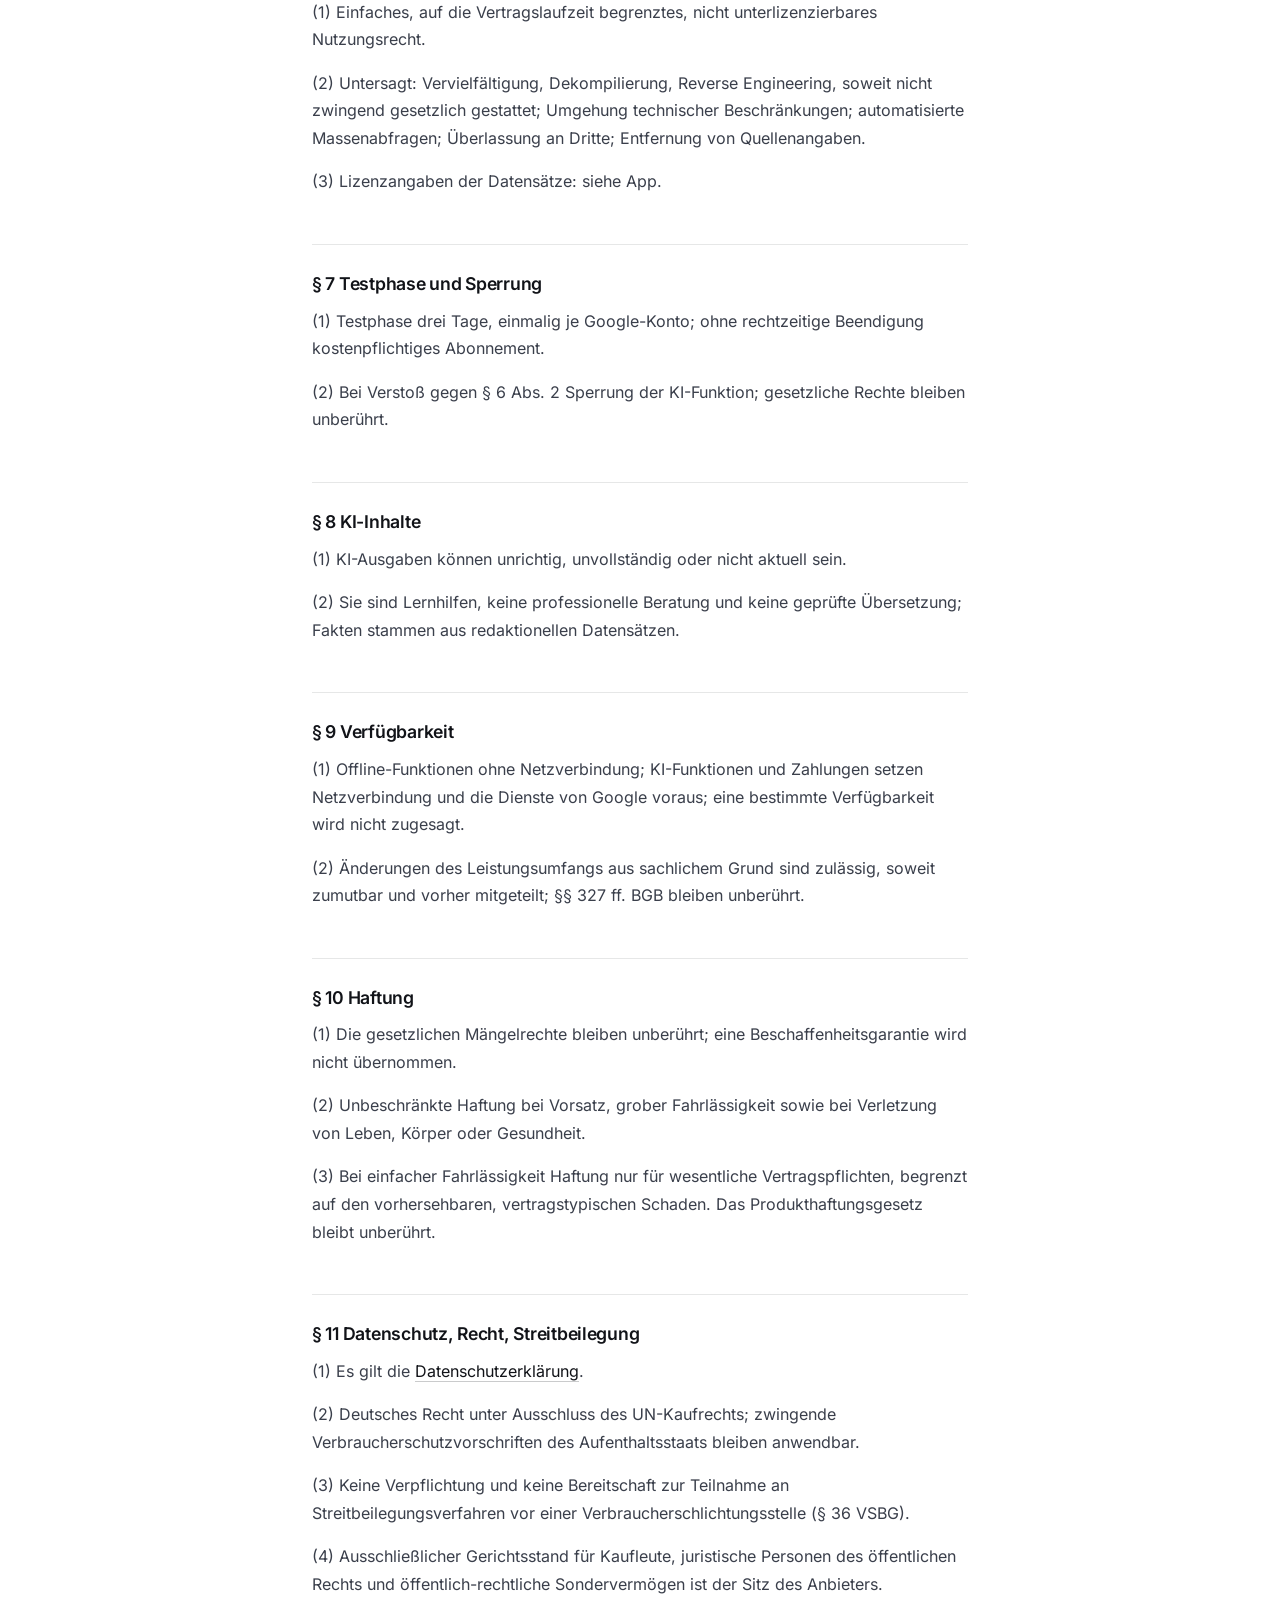
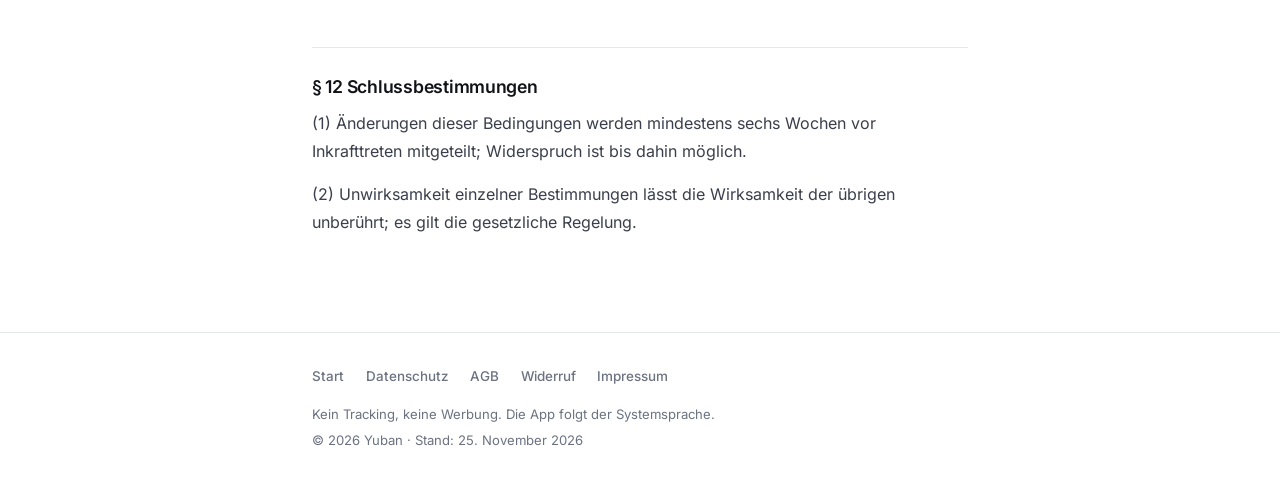
<file: terms.html>
<!doctype html>
<html lang="de">
<head>
<meta charset="utf-8">
<meta name="viewport" content="width=device-width, initial-scale=1">
<link rel="icon" href="favicon.svg?v=20261125c" type="image/svg+xml">
<meta name="theme-color" content="#ffffff" media="(prefers-color-scheme: light)">
<meta name="theme-color" content="#111318" media="(prefers-color-scheme: dark)">

<title>Nutzungsbedingungen – Yuban</title>
<meta name="description" content="Nutzungs- und Abonnementsbedingungen der Android-App Yuban.">
<link rel="stylesheet" href="styles.css?v=20261125c">
</head>
<body>
<a class="skip-link" href="#content">Zum Inhalt springen</a>
<header class="site-header">
  <div class="site-header__inner">
    <a class="brand" href="index.html">
      <img class="brand__mark" src="favicon.svg?v=20261125c" alt="" width="24" height="24">
      <span class="brand__text">
        <span class="brand__name">Yuban</span>
        <span class="brand__tag">Chinesisch im Gespräch</span>
      </span>
    </a>
    <nav class="lang-switch" aria-label="Sprache">
      <a href="index.html" class="active" aria-current="page" lang="de">Deutsch</a>
      <a href="index-en.html" lang="en">English</a>
    </nav>
    <nav class="site-nav" aria-label="Hauptnavigation">
        <a href="index.html">Start</a>
        <a href="privacy.html">Datenschutz</a>
        <a href="terms.html" aria-current="page">AGB</a>
        <a href="widerruf.html">Widerruf</a>
        <a href="impressum.html">Impressum</a>
    </nav>
  </div>
</header>

<main id="content">
<h1>Nutzungsbedingungen</h1>
<p class="lead">Android-App <strong>Yuban</strong></p>
<p class="meta">Fassung vom 17. November 2026</p>

<h2>§ 1 Geltung</h2>
<p>
(1) Anbieter der App Yuban, <code>de.diebis.chineselearning</code>, ist Florian Reinhart, Anschrift und Kontakt gemäß <a href="impressum.html#email">Impressum</a>.
</p>
<p>
(2) Abweichende Bedingungen des Nutzers werden nicht Vertragsbestandteil.
</p>

<h2>§ 2 Vertragsgegenstand</h2>
<p>
(1) Der Anbieter stellt die App bereit; der Nutzer erhält das Nutzungsrecht nach § 6.
</p>
<p>
(2) Kostenpflichtige Leistungen werden über Google Play erworben; Zahlung und Abo-Verwaltung obliegen Google.
</p>

<h2>§ 3 Leistungsumfang</h2>
<p>
(1) Kostenlos: Offline-Wörterbuch, Basis-Grammatik, System-Sprachausgabe, Anki-Import, gespeicherte Vokabeln, <strong>fünf KI-Antworten je Kalendertag</strong>.
</p>
<p>
(2) Yuban Plus: <strong>300 KI-Antworten je Kalendermonat</strong>, Premium-Sprachausgabe.
</p>
<p>
(3) Kontingente werden auf dem Endgerät geführt, verfallen mit Ablauf des Zeitraums und sind nicht übertragbar.
</p>

<h2>§ 4 Preise</h2>
<p>
(1) Unverbindlich: 6,99 € monatlich, 49,99 € jährlich.
</p>
<p>
(2) Maßgeblich sind Preis, Währung, Umsatzsteuer und Abrechnungszeitraum im Kaufdialog von Google Play; Zahlung im Voraus.
</p>

<h2>§ 5 Laufzeit und Kündigung</h2>
<p>
(1) Das Abonnement verlängert sich automatisch um die gewählte Periode, sofern es nicht vor Ablauf gekündigt wird.
</p>
<p>
(2) Kündigung ausschließlich über die Abo-Verwaltung des Google-Play-Kontos; die Leistung endet mit Ablauf der bezahlten Periode.
</p>
<p>
(3) Die außerordentliche Kündigung aus wichtigem Grund bleibt unberührt.
</p>

<h2>§ 6 Nutzungsrechte</h2>
<p>
(1) Einfaches, auf die Vertragslaufzeit begrenztes, nicht unterlizenzierbares Nutzungsrecht.
</p>
<p>
(2) Untersagt: Vervielfältigung, Dekompilierung, Reverse Engineering, soweit nicht zwingend gesetzlich gestattet; Umgehung technischer Beschränkungen; automatisierte Massenabfragen; Überlassung an Dritte; Entfernung von Quellenangaben.
</p>
<p>
(3) Lizenzangaben der Datensätze: siehe App.
</p>

<h2>§ 7 Testphase und Sperrung</h2>
<p>
(1) Testphase drei Tage, einmalig je Google-Konto; ohne rechtzeitige Beendigung kostenpflichtiges Abonnement.
</p>
<p>
(2) Bei Verstoß gegen § 6 Abs. 2 Sperrung der KI-Funktion; gesetzliche Rechte bleiben unberührt.
</p>

<h2>§ 8 KI-Inhalte</h2>
<p>
(1) KI-Ausgaben können unrichtig, unvollständig oder nicht aktuell sein.
</p>
<p>
(2) Sie sind Lernhilfen, keine professionelle Beratung und keine geprüfte Übersetzung; Fakten stammen aus redaktionellen Datensätzen.
</p>

<h2>§ 9 Verfügbarkeit</h2>
<p>
(1) Offline-Funktionen ohne Netzverbindung; KI-Funktionen und Zahlungen setzen Netzverbindung und die Dienste von Google voraus; eine bestimmte Verfügbarkeit wird nicht zugesagt.
</p>
<p>
(2) Änderungen des Leistungsumfangs aus sachlichem Grund sind zulässig, soweit zumutbar und vorher mitgeteilt; §§ 327 ff. BGB bleiben unberührt.
</p>

<h2>§ 10 Haftung</h2>
<p>
(1) Die gesetzlichen Mängelrechte bleiben unberührt; eine Beschaffenheitsgarantie wird nicht übernommen.
</p>
<p>
(2) Unbeschränkte Haftung bei Vorsatz, grober Fahrlässigkeit sowie bei Verletzung von Leben, Körper oder Gesundheit.
</p>
<p>
(3) Bei einfacher Fahrlässigkeit Haftung nur für wesentliche Vertragspflichten, begrenzt auf den vorhersehbaren, vertragstypischen Schaden. Das Produkthaftungsgesetz bleibt unberührt.
</p>

<h2>§ 11 Datenschutz, Recht, Streitbeilegung</h2>
<p>
(1) Es gilt die <a href="privacy.html">Datenschutzerklärung</a>.
</p>
<p>
(2) Deutsches Recht unter Ausschluss des UN-Kaufrechts; zwingende Verbraucherschutzvorschriften des Aufenthaltsstaats bleiben anwendbar.
</p>
<p>
(3) Keine Verpflichtung und keine Bereitschaft zur Teilnahme an Streitbeilegungsverfahren vor einer Verbraucherschlichtungsstelle (§ 36 VSBG).
</p>
<p>
(4) Ausschließlicher Gerichtsstand für Kaufleute, juristische Personen des öffentlichen Rechts und öffentlich-rechtliche Sondervermögen ist der Sitz des Anbieters.
</p>

<h2>§ 12 Schlussbestimmungen</h2>
<p>
(1) Änderungen dieser Bedingungen werden mindestens sechs Wochen vor Inkrafttreten mitgeteilt; Widerspruch ist bis dahin möglich.
</p>
<p>
(2) Unwirksamkeit einzelner Bestimmungen lässt die Wirksamkeit der übrigen unberührt; es gilt die gesetzliche Regelung.
</p>
</main>
<footer class="site-footer">
  <div class="site-footer__inner">
    <nav aria-label="Rechtliches">
      <a href="index.html">Start</a>
      <a href="privacy.html">Datenschutz</a>
      <a href="terms.html">AGB</a>
      <a href="widerruf.html">Widerruf</a>
      <a href="impressum.html">Impressum</a>
    </nav>
    <p>Kein Tracking, keine Werbung. Die App folgt der Systemsprache.</p>
    <p>© 2026 Yuban · Stand: 25. November 2026</p>
  </div>
</footer>
</body>
</html>
</file>
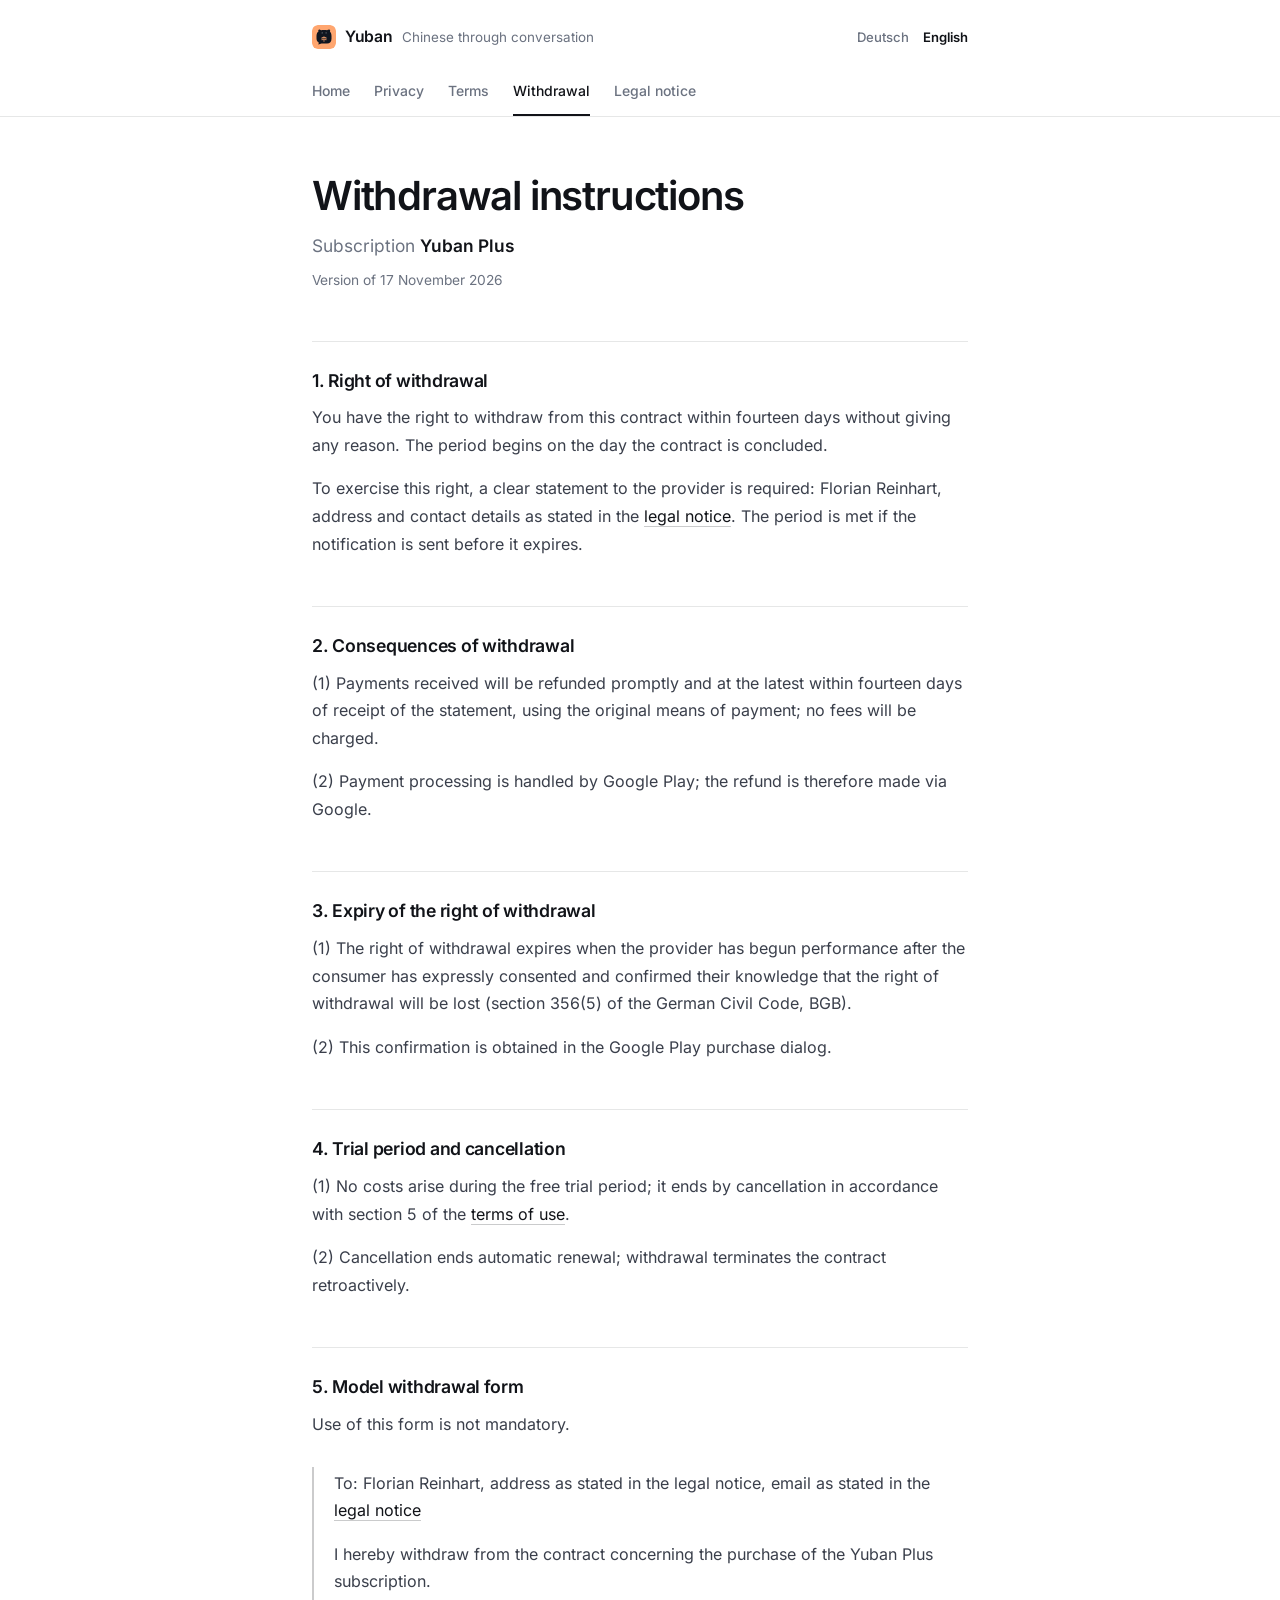
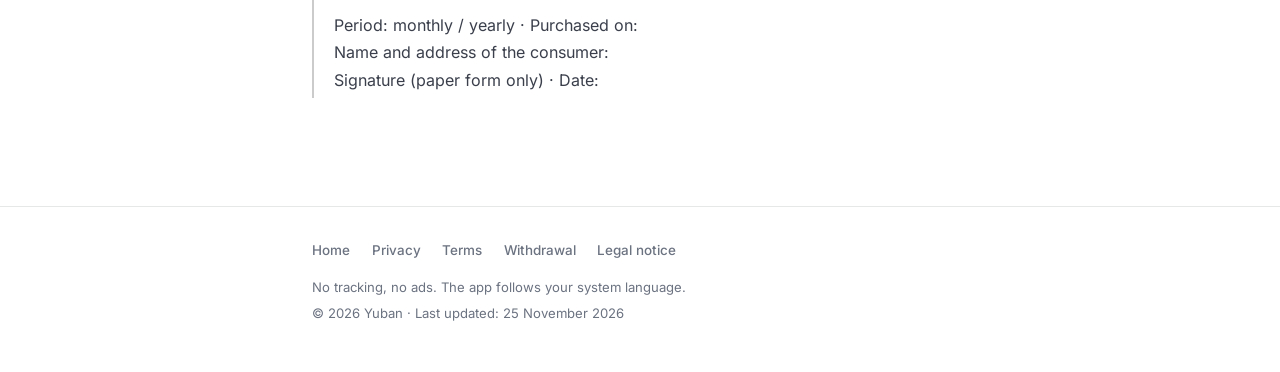
<file: widerruf-en.html>
<!doctype html>
<html lang="en">
<head>
<meta charset="utf-8">
<meta name="viewport" content="width=device-width, initial-scale=1">
<link rel="icon" href="favicon.svg?v=20261125c" type="image/svg+xml">
<meta name="theme-color" content="#ffffff" media="(prefers-color-scheme: light)">
<meta name="theme-color" content="#111318" media="(prefers-color-scheme: dark)">

<title>Right of withdrawal – Yuban</title>
<meta name="description" content="Withdrawal instructions for the Yuban Plus subscription.">
<link rel="stylesheet" href="styles.css?v=20261125c">
</head>
<body>
<a class="skip-link" href="#content">Skip to content</a>
<header class="site-header">
  <div class="site-header__inner">
    <a class="brand" href="index-en.html">
      <img class="brand__mark" src="favicon.svg?v=20261125c" alt="" width="24" height="24">
      <span class="brand__text">
        <span class="brand__name">Yuban</span>
        <span class="brand__tag">Chinese through conversation</span>
      </span>
    </a>
    <nav class="lang-switch" aria-label="Language">
      <a href="index.html" lang="de">Deutsch</a>
      <a href="index-en.html" class="active" aria-current="page" lang="en">English</a>
    </nav>
    <nav class="site-nav" aria-label="Main navigation">
        <a href="index-en.html">Home</a>
        <a href="privacy-en.html">Privacy</a>
        <a href="terms-en.html">Terms</a>
        <a href="widerruf-en.html" aria-current="page">Withdrawal</a>
        <a href="impressum-en.html">Legal notice</a>
    </nav>
  </div>
</header>

<main id="content">
<h1>Withdrawal instructions</h1>
<p class="lead">Subscription <strong>Yuban Plus</strong></p>
<p class="meta">Version of 17 November 2026</p>

<h2>1. Right of withdrawal</h2>
<p>
You have the right to withdraw from this contract within fourteen days without giving any reason. The period begins on the day the contract is concluded.
</p>
<p>
To exercise this right, a clear statement to the provider is required: Florian Reinhart, address and contact details as stated in the <a href="impressum-en.html#email">legal notice</a>. The period is met if the notification is sent before it expires.
</p>

<h2>2. Consequences of withdrawal</h2>
<p>
(1) Payments received will be refunded promptly and at the latest within fourteen days of receipt of the statement, using the original means of payment; no fees will be charged.
</p>
<p>
(2) Payment processing is handled by Google Play; the refund is therefore made via Google.
</p>

<h2>3. Expiry of the right of withdrawal</h2>
<p>
(1) The right of withdrawal expires when the provider has begun performance after the consumer has expressly consented and confirmed their knowledge that the right of withdrawal will be lost (section 356(5) of the German Civil Code, BGB).
</p>
<p>
(2) This confirmation is obtained in the Google Play purchase dialog.
</p>

<h2>4. Trial period and cancellation</h2>
<p>
(1) No costs arise during the free trial period; it ends by cancellation in accordance with section 5 of the <a href="terms-en.html">terms of use</a>.
</p>
<p>
(2) Cancellation ends automatic renewal; withdrawal terminates the contract retroactively.
</p>

<h2>5. Model withdrawal form</h2>
<p>
Use of this form is not mandatory.
</p>
<div class="card">
  <p>
  To: Florian Reinhart, address as stated in the legal notice, email as stated in the <a href="impressum-en.html#email">legal notice</a>
  </p>
  <p>
  I hereby withdraw from the contract concerning the purchase of the Yuban Plus subscription.
  </p>
  <p>
  Period: monthly / yearly &middot; Purchased on:<br>
  Name and address of the consumer:<br>
  Signature (paper form only) &middot; Date:
  </p>
</div>
</main>
<footer class="site-footer">
  <div class="site-footer__inner">
    <nav aria-label="Legal">
      <a href="index-en.html">Home</a>
      <a href="privacy-en.html">Privacy</a>
      <a href="terms-en.html">Terms</a>
      <a href="widerruf-en.html">Withdrawal</a>
      <a href="impressum-en.html">Legal notice</a>
    </nav>
    <p>No tracking, no ads. The app follows your system language.</p>
    <p>© 2026 Yuban · Last updated: 25 November 2026</p>
  </div>
</footer>
</body>
</html>
</file>
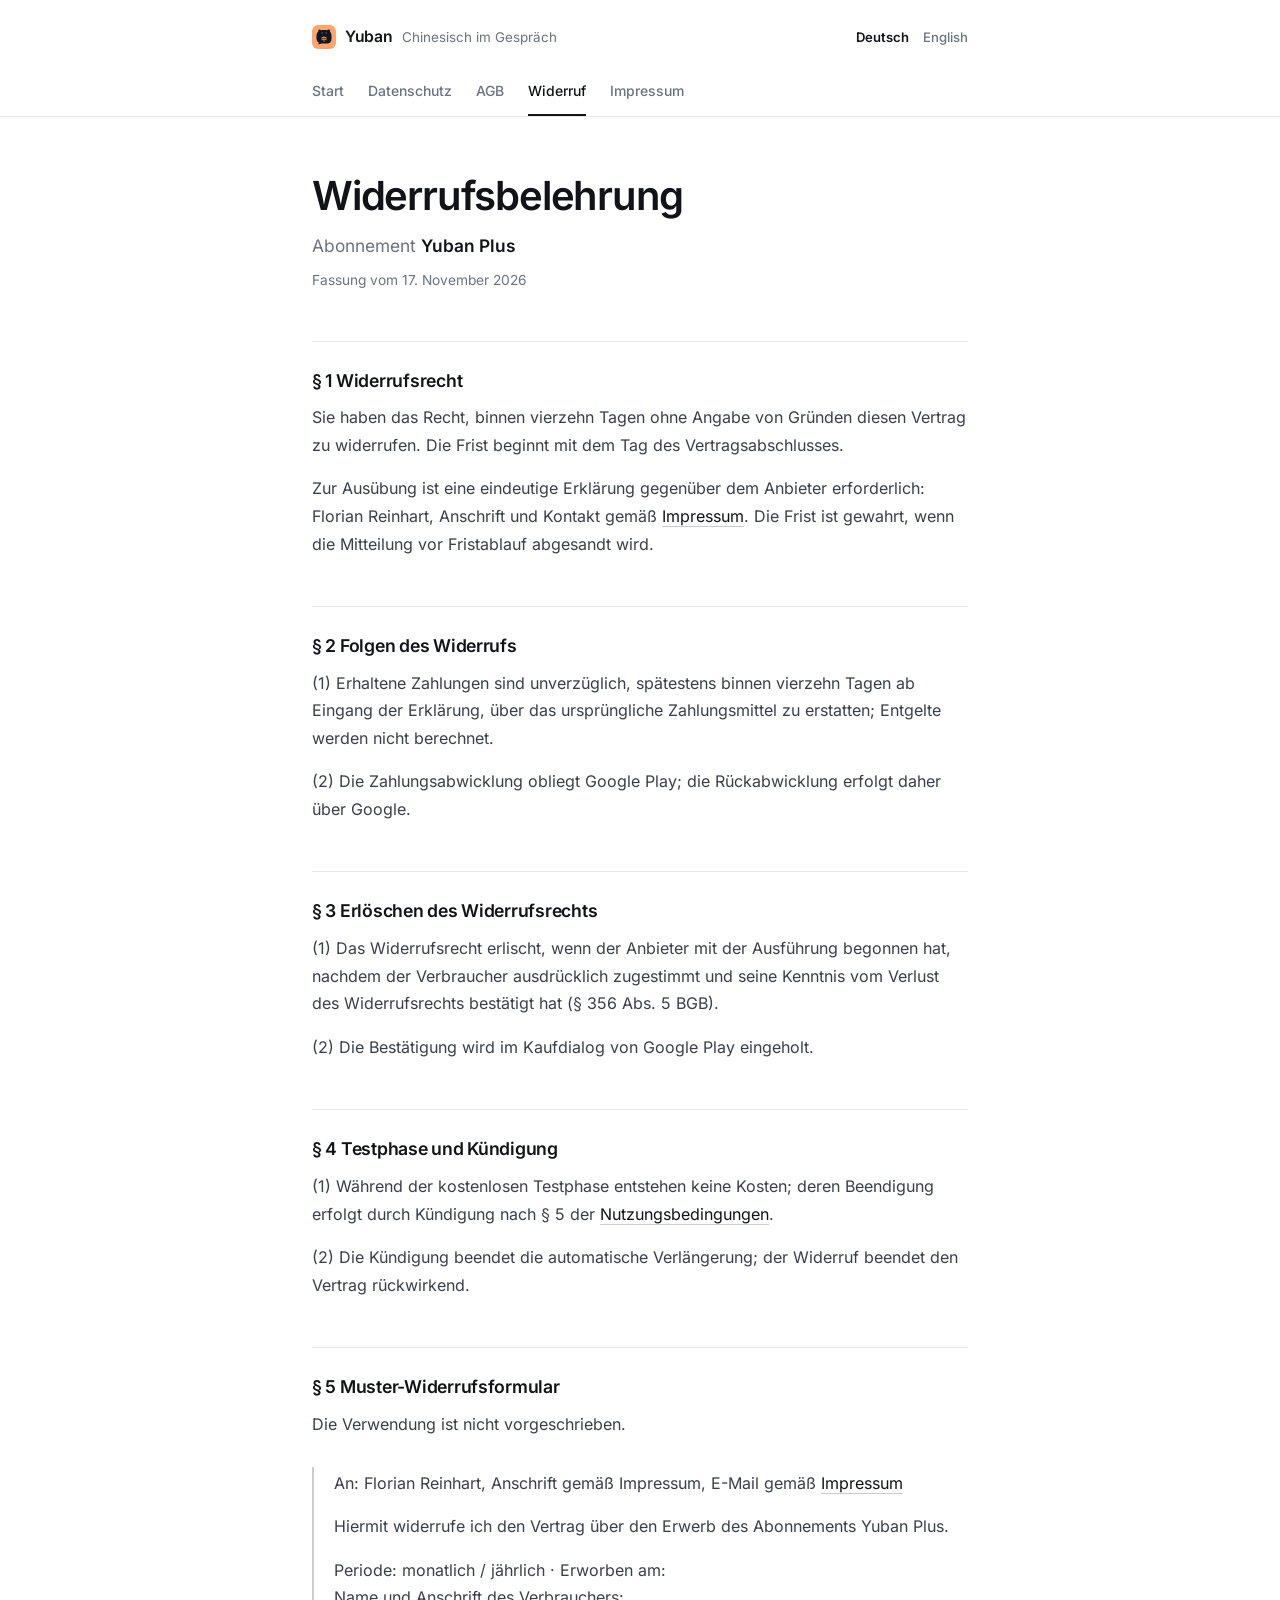
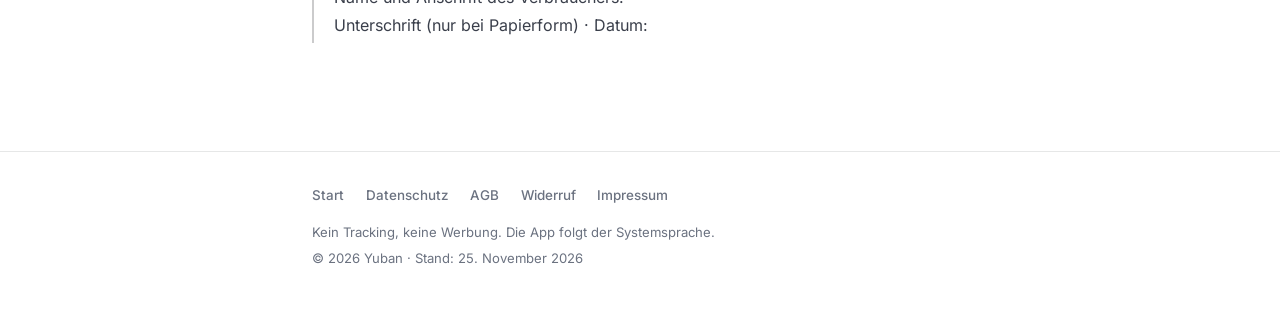
<file: widerruf.html>
<!doctype html>
<html lang="de">
<head>
<meta charset="utf-8">
<meta name="viewport" content="width=device-width, initial-scale=1">
<link rel="icon" href="favicon.svg?v=20261125c" type="image/svg+xml">
<meta name="theme-color" content="#ffffff" media="(prefers-color-scheme: light)">
<meta name="theme-color" content="#111318" media="(prefers-color-scheme: dark)">

<title>Widerrufsrecht – Yuban</title>
<meta name="description" content="Widerrufsbelehrung für das Abonnement Yuban Plus.">
<link rel="stylesheet" href="styles.css?v=20261125c">
</head>
<body>
<a class="skip-link" href="#content">Zum Inhalt springen</a>
<header class="site-header">
  <div class="site-header__inner">
    <a class="brand" href="index.html">
      <img class="brand__mark" src="favicon.svg?v=20261125c" alt="" width="24" height="24">
      <span class="brand__text">
        <span class="brand__name">Yuban</span>
        <span class="brand__tag">Chinesisch im Gespräch</span>
      </span>
    </a>
    <nav class="lang-switch" aria-label="Sprache">
      <a href="index.html" class="active" aria-current="page" lang="de">Deutsch</a>
      <a href="index-en.html" lang="en">English</a>
    </nav>
    <nav class="site-nav" aria-label="Hauptnavigation">
        <a href="index.html">Start</a>
        <a href="privacy.html">Datenschutz</a>
        <a href="terms.html">AGB</a>
        <a href="widerruf.html" aria-current="page">Widerruf</a>
        <a href="impressum.html">Impressum</a>
    </nav>
  </div>
</header>

<main id="content">
<h1>Widerrufsbelehrung</h1>
<p class="lead">Abonnement <strong>Yuban Plus</strong></p>
<p class="meta">Fassung vom 17. November 2026</p>

<h2>§ 1 Widerrufsrecht</h2>
<p>
Sie haben das Recht, binnen vierzehn Tagen ohne Angabe von Gründen diesen Vertrag zu widerrufen. Die Frist beginnt mit dem Tag des Vertragsabschlusses.
</p>
<p>
Zur Ausübung ist eine eindeutige Erklärung gegenüber dem Anbieter erforderlich: Florian Reinhart, Anschrift und Kontakt gemäß <a href="impressum.html#email">Impressum</a>. Die Frist ist gewahrt, wenn die Mitteilung vor Fristablauf abgesandt wird.
</p>

<h2>§ 2 Folgen des Widerrufs</h2>
<p>
(1) Erhaltene Zahlungen sind unverzüglich, spätestens binnen vierzehn Tagen ab Eingang der Erklärung, über das ursprüngliche Zahlungsmittel zu erstatten; Entgelte werden nicht berechnet.
</p>
<p>
(2) Die Zahlungsabwicklung obliegt Google Play; die Rückabwicklung erfolgt daher über Google.
</p>

<h2>§ 3 Erlöschen des Widerrufsrechts</h2>
<p>
(1) Das Widerrufsrecht erlischt, wenn der Anbieter mit der Ausführung begonnen hat, nachdem der Verbraucher ausdrücklich zugestimmt und seine Kenntnis vom Verlust des Widerrufsrechts bestätigt hat (§ 356 Abs. 5 BGB).
</p>
<p>
(2) Die Bestätigung wird im Kaufdialog von Google Play eingeholt.
</p>

<h2>§ 4 Testphase und Kündigung</h2>
<p>
(1) Während der kostenlosen Testphase entstehen keine Kosten; deren Beendigung erfolgt durch Kündigung nach § 5 der <a href="terms.html">Nutzungsbedingungen</a>.
</p>
<p>
(2) Die Kündigung beendet die automatische Verlängerung; der Widerruf beendet den Vertrag rückwirkend.
</p>

<h2>§ 5 Muster-Widerrufsformular</h2>
<p>
Die Verwendung ist nicht vorgeschrieben.
</p>
<div class="card">
  <p>
  An: Florian Reinhart, Anschrift gemäß Impressum, E-Mail gemäß <a href="impressum.html#email">Impressum</a>
  </p>
  <p>
  Hiermit widerrufe ich den Vertrag über den Erwerb des Abonnements Yuban Plus.
  </p>
  <p>
  Periode: monatlich / jährlich &middot; Erworben am:<br>
  Name und Anschrift des Verbrauchers:<br>
  Unterschrift (nur bei Papierform) &middot; Datum:
  </p>
</div>
</main>
<footer class="site-footer">
  <div class="site-footer__inner">
    <nav aria-label="Rechtliches">
      <a href="index.html">Start</a>
      <a href="privacy.html">Datenschutz</a>
      <a href="terms.html">AGB</a>
      <a href="widerruf.html">Widerruf</a>
      <a href="impressum.html">Impressum</a>
    </nav>
    <p>Kein Tracking, keine Werbung. Die App folgt der Systemsprache.</p>
    <p>© 2026 Yuban · Stand: 25. November 2026</p>
  </div>
</footer>
</body>
</html>
</file>
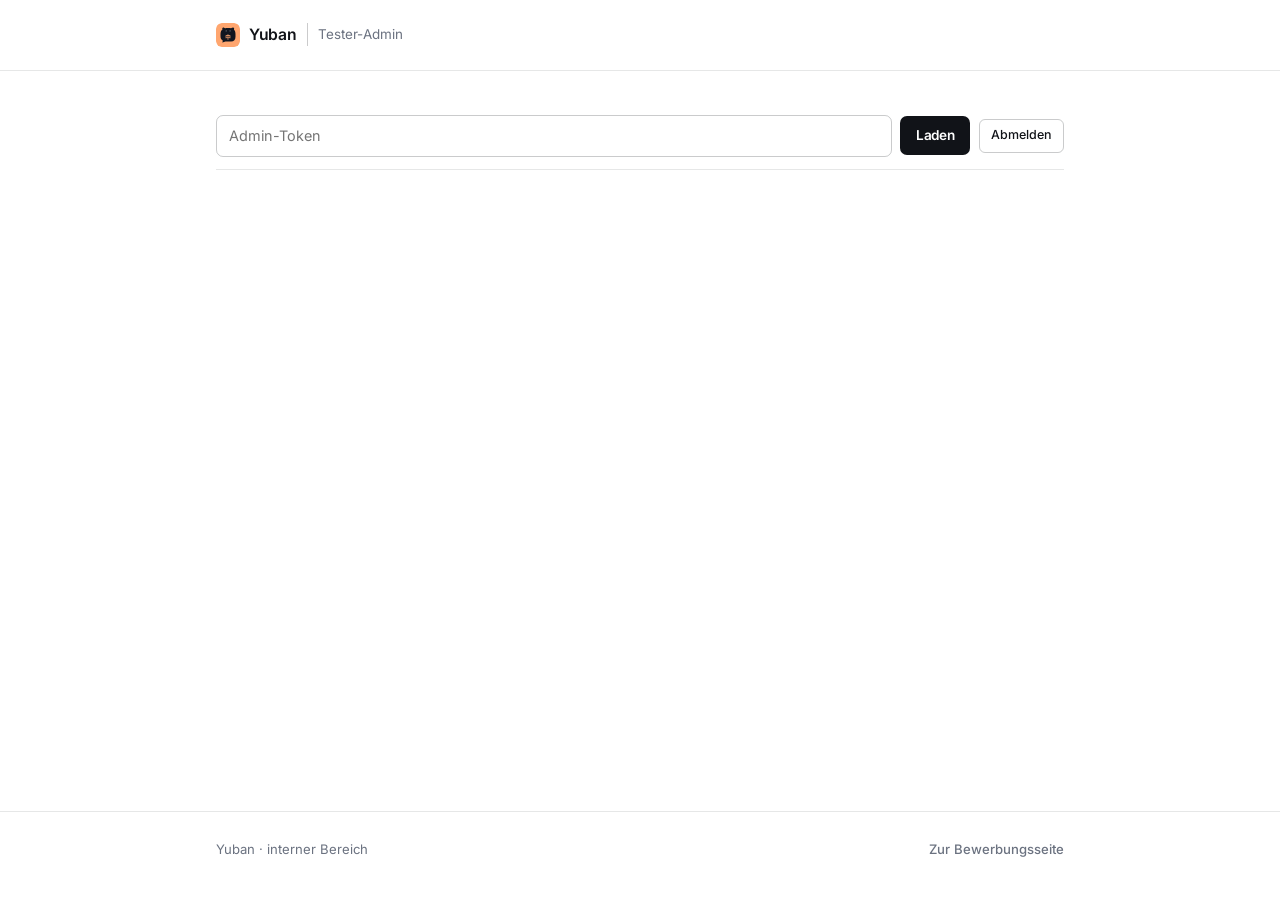
<file: test/admin.html>
<!doctype html>
<html lang="de">
<head>
<meta charset="utf-8">
<meta name="viewport" content="width=device-width, initial-scale=1">
<meta name="robots" content="noindex">
<title>Yuban – Tester</title>
<link rel="icon" href="../favicon.svg?v=20261125c" type="image/svg+xml">
<link rel="stylesheet" href="tester.css?v=20261125c">
<script src="admin.js?v=20261122g" defer></script>
</head>
<body>
<header class="site-head site-head--wide">
  <div class="site-head__inner">
    <span class="brand">
      <img class="brand__mark" src="../favicon.svg?v=20261125c" alt="" width="24" height="24">
      <span>Yuban</span>
    </span>
    <span class="badge">Tester-Admin</span>
  </div>
</header>

<main class="admin">
  <div class="admin-bar">
    <input id="admin-token" type="password" autocomplete="off"
           placeholder="Admin-Token" aria-label="Admin-Token">
    <button id="load-button" class="button compact" type="button">Laden</button>
    <button id="clear-button" class="small-button" type="button">Abmelden</button>
  </div>
  <p id="admin-status" class="admin-status" role="status" aria-live="polite"></p>

  <section id="overview" hidden>
    <div class="summary-row">
      <div class="chips" id="summary"></div>
      <button id="invite-open-button" class="small-button accent" type="button" hidden>
        Alle offenen einladen
      </button>
    </div>

    <div class="progress-row">
      <div class="progress" aria-hidden="true"><span id="progress-bar"></span></div>
      <span class="muted" id="progress-label"></span>
    </div>

    <section class="panel">
      <h2>Automatik</h2>
      <label class="switch">
        <input id="auto-invite" type="checkbox">
        <span>Neue Tester sofort einladen <em>kein Klick mehr nötig</em></span>
      </label>
      <div class="auto-grid">
        <label class="field tight">
          <span>Google-Forms-Link</span>
          <input id="survey-url" type="url" placeholder="https://forms.gle/...">
        </label>
        <label class="field tight">
          <span>Umfrage automatisch senden am</span>
          <input id="survey-at" type="datetime-local">
        </label>
      </div>
      <div class="row-actions">
        <button id="settings-save" class="button compact" type="button">
          Einstellungen speichern
        </button>
        <button id="survey-button" class="small-button" type="button">
          Umfrage jetzt senden
        </button>
      </div>
      <p id="auto-hint" class="admin-status" role="status" aria-live="polite"></p>
    </section>

    <div class="table-wrap">
      <table>
        <thead>
          <tr>
            <th>Datum</th>
            <th>E-Mail</th>
            <th>Status</th>
            <th>Aktion</th>
          </tr>
        </thead>
        <tbody id="tester-rows"></tbody>
      </table>
    </div>

    <details class="panel" id="play-panel">
      <summary>
        Play-Testerliste
        <span id="play-count" class="pill">0 Adressen</span>
      </summary>
      <p class="muted">
        Alle Adressen kopieren und in der Play Console unter
        <strong>Tester → E-Mail-Liste</strong> einfügen. Bereits vorhandene
        Adressen ignoriert Google, doppeltes Einfügen ist unschädlich.
      </p>
      <div class="row-actions">
        <button id="copy-play-button" class="button compact" type="button">
          Adressen kopieren
        </button>
        <button id="csv-button" class="small-button" type="button">CSV-Backup</button>
      </div>
      <p id="play-status" class="admin-status" role="status" aria-live="polite"></p>
      <label class="field tight" id="play-preview-wrap" hidden>
        <textarea id="play-preview" class="copy-box" rows="2" readonly></textarea>
      </label>

      <label class="field tight">
        <span>Play-Liste einfügen <em>(zum Abgleichen)</em></span>
        <textarea id="play-paste" class="copy-box" rows="3"
                  placeholder="Adressen aus der Play Console, komma- oder zeilenweise"></textarea>
      </label>
      <div class="row-actions">
        <button id="play-compare-button" class="small-button" type="button">Abgleichen</button>
        <button id="play-missing-button" class="small-button accent" type="button" disabled>
          Fehlende als CSV
        </button>
      </div>
      <div id="play-diff" class="play-diff"></div>
    </details>

    <details class="panel" id="mail-panel">
      <summary>E-Mail-Texte</summary>
      <p class="muted">
        Platzhalter in doppelten Klammern werden beim Versand ersetzt.
      </p>
      <label class="field tight">
        <span>Vorlage</span>
        <select id="mail-key" disabled></select>
      </label>
      <label class="field tight">
        <span>Betreff</span>
        <input id="mail-subject" type="text" maxlength="200" autocomplete="off" disabled>
      </label>
      <label class="field tight">
        <span>Text</span>
        <textarea id="mail-body" class="copy-box" rows="10" disabled></textarea>
        <small id="mail-hint"></small>
      </label>
      <div class="row-actions">
        <button id="mail-save" class="button compact" type="button" disabled>
          Vorlage speichern
        </button>
        <button id="mail-reset" class="small-button" type="button" disabled>
          Standard
        </button>
      </div>
      <p id="mail-status" class="admin-status" role="status" aria-live="polite"></p>
    </details>
  </section>
</main>

<footer class="site-foot site-foot--wide">
  <div class="site-foot__inner">
    <span>Yuban · interner Bereich</span>
    <a href="index.html">Zur Bewerbungsseite</a>
  </div>
</footer>
<div id="toast" class="toast" role="status" aria-live="polite"></div>
</body>
</html>
</file>
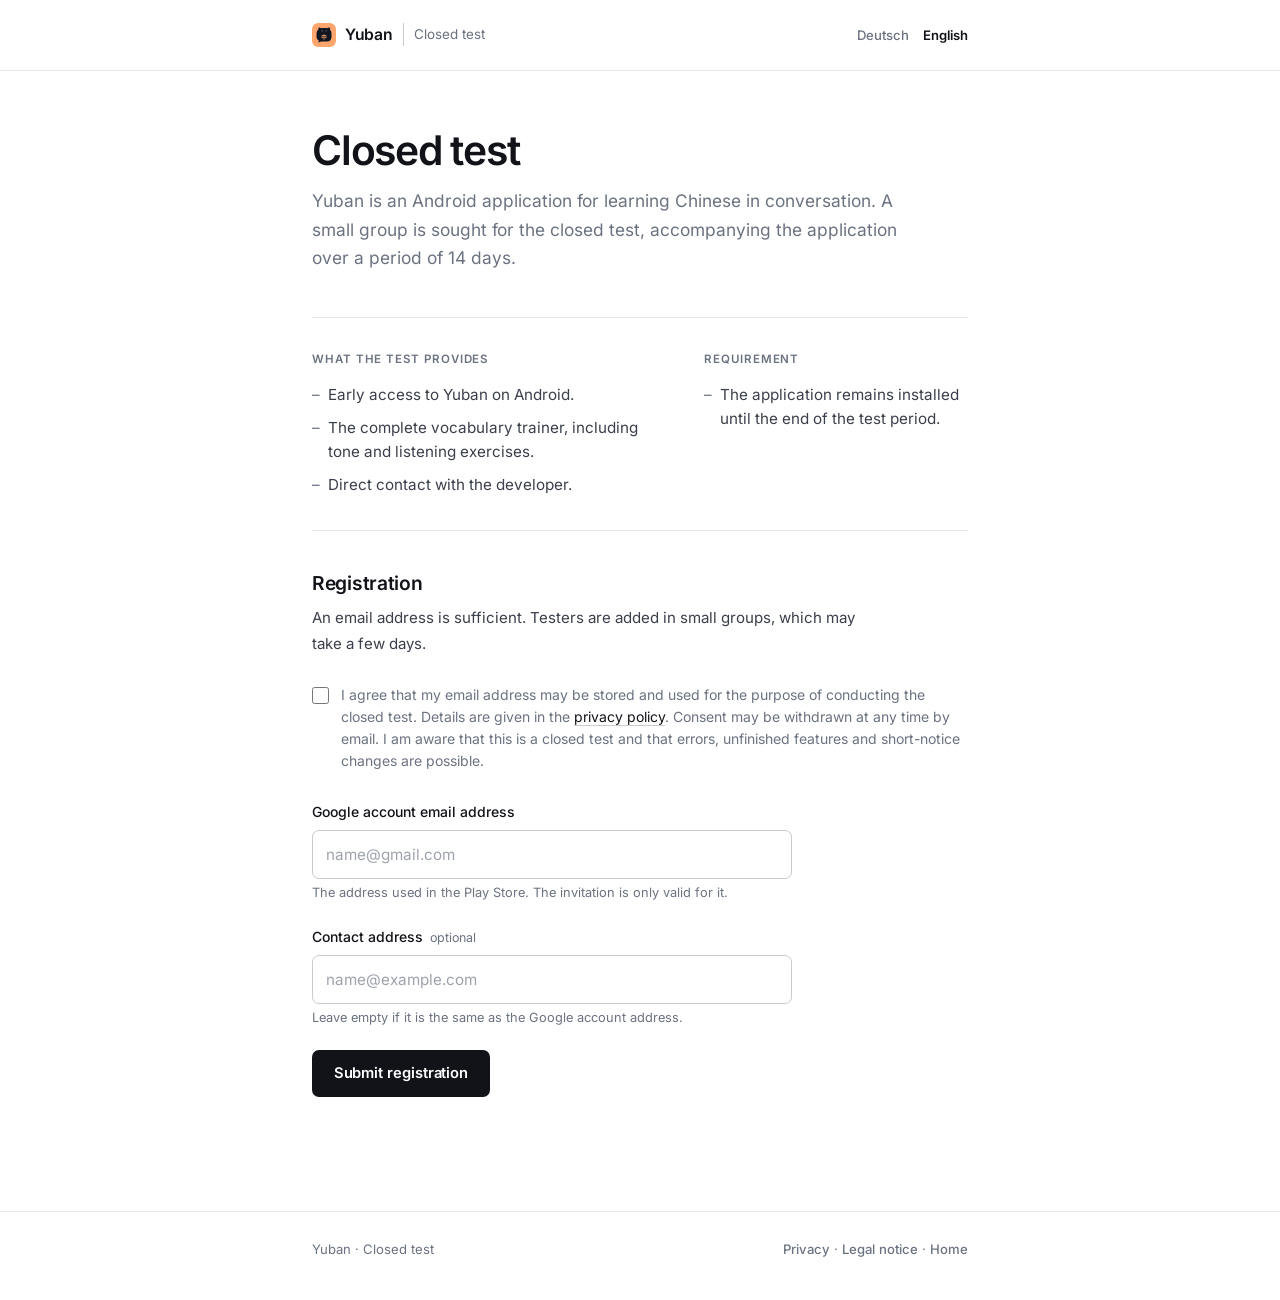
<file: test/index-en.html>
<!doctype html>
<html lang="en">
<head>
<meta charset="utf-8">
<meta name="viewport" content="width=device-width, initial-scale=1">
<meta name="robots" content="noindex">
<title>Yuban – Closed test</title>
<meta name="description" content="Registration for the closed test of the Android application Yuban.">
<link rel="icon" href="../favicon.svg?v=20261125c" type="image/svg+xml">
<meta name="theme-color" content="#ffffff" media="(prefers-color-scheme: light)">
<meta name="theme-color" content="#121316" media="(prefers-color-scheme: dark)">
<link rel="stylesheet" href="tester.css?v=20261125c">
<script>
  window.__testerCaptchaToken = "";
  window.onTesterCaptcha = function (token) {
    window.__testerCaptchaToken = token;
  };
</script>
<script src="https://challenges.cloudflare.com/turnstile/v0/api.js" async defer></script>
<script src="tester.js" defer></script>
</head>
<body>

<header class="site-head">
  <div class="site-head__inner">
    <a class="brand" href="../index-en.html">
      <img class="brand__mark" src="../favicon.svg?v=20261125c" alt="" width="24" height="24">
      <span>Yuban</span>
    </a>
    <span class="badge">Closed test</span>
    <nav class="lang-switch" aria-label="Language">
      <a href="index.html" lang="de">Deutsch</a>
      <a href="index-en.html" class="active" aria-current="page" lang="en">English</a>
    </nav>
  </div>
</header>


<main>
  <h1>Closed test</h1>
  <p class="lead">
    Yuban is an Android application for learning Chinese in conversation. A small group is
    sought for the closed test, accompanying the application over a period of 14 days.
  </p>


  <div class="grid">
    <div class="card">
      <h2>What the test provides</h2>
      <ul>
        <li>Early access to Yuban on Android.</li>
        <li>The complete vocabulary trainer, including tone and listening exercises.</li>
        <li>Direct contact with the developer.</li>
      </ul>
    </div>
    <div class="card">
      <h2>Requirement</h2>
      <ul>
        <li>The application remains installed until the end of the test period.</li>
      </ul>
    </div>
  </div>

  <section id="fix-card" class="card" hidden>
    <h2>Correct the address</h2>
    <p>
      Google Play did not accept the previous address. Please enter the address stored in your
      Google account. The invitation link will then be sent again.
    </p>
    <form id="fix-form" novalidate>
      <label class="field" for="fix-google">
        <span>Google account email address</span>
        <input id="fix-google" type="email" autocomplete="email" required
               placeholder="name@gmail.com">
      </label>
      <label class="field" for="fix-contact">
        <span>Contact address <em>optional</em></span>
        <input id="fix-contact" type="email" autocomplete="email"
               placeholder="name@example.com">
      </label>
      <button class="button" id="fix-submit" type="submit">Save address</button>
      <p class="form-status" id="fix-status" role="status" aria-live="polite"></p>
    </form>
  </section>

  <section id="form-card" class="card form-card">
    <h2>Registration</h2>
    <p class="muted">
      An email address is sufficient. Testers are added in small groups, which may take a few
      days.
    </p>

    <form id="tester-form" novalidate>
      <label class="consent" for="consent">
        <input type="checkbox" id="consent">
        <span>
          I agree that my email address may be stored and used for the purpose of conducting
          the closed test. Details are given in the
          <a href="../privacy-en.html">privacy policy</a>. Consent may be withdrawn at any time
          by email. I am aware that this is a closed test and that errors, unfinished features
          and short-notice changes are possible.
        </span>
      </label>

      <label class="field" for="google-email">
        <span>Google account email address</span>
        <input id="google-email" type="email" autocomplete="email" required
               placeholder="name@gmail.com">
        <small>The address used in the Play Store. The invitation is only valid for it.</small>
      </label>

      <label class="field" for="contact-email">
        <span>Contact address <em>optional</em></span>
        <input id="contact-email" type="email" autocomplete="email"
               placeholder="name@example.com">
        <small>Leave empty if it is the same as the Google account address.</small>
      </label>

      <div class="captcha-wrap cf-turnstile"
           data-sitekey="0x4AAAAAAGKLBvOa-tHIM7UO"
           data-callback="onTesterCaptcha"
           data-theme="auto"></div>

      <button class="button" id="submit-button" type="submit">Submit registration</button>
      <p class="form-status" id="form-status" role="status" aria-live="polite"></p>
    </form>
  </section>

  <section id="success-card" class="card success-card" hidden>
    <h2>Registration saved</h2>
    <p>
      The registration has been saved. An email follows once a decision has been made about
      admission to the test – also in the event of a rejection.
    </p>
    <p class="warning" id="success-warning" hidden></p>
  </section>
</main>

<footer class="site-foot">
  <div class="site-foot__inner">
    <span>Yuban · Closed test</span>
    <span>
      <a href="../privacy-en.html">Privacy</a> ·
      <a href="../impressum-en.html">Legal notice</a> ·
      <a href="../index-en.html">Home</a>
    </span>
  </div>
</footer>

</body>
</html>
</file>
<file: styles.css>
/*
 * Yuban – Boxless Editorial Design System
 * Open canvas, typographic hierarchy, hairline rules, zero boxes.
 */

/* Inter, self-hosted (SIL OFL 1.1, see fonts/OFL.txt) — no external requests. */
@font-face {
  font-family: "Inter var";
  font-style: normal;
  font-weight: 100 900;
  font-display: swap;
  src: url("fonts/inter-latin-var.woff2") format("woff2");
}

@font-face {
  font-family: "Inter var";
  font-style: italic;
  font-weight: 100 900;
  font-display: swap;
  src: url("fonts/inter-latin-var-italic.woff2") format("woff2");
}

:root {
  color-scheme: light dark;
  --bg: #ffffff;
  --ink: #111318;
  --ink-secondary: #3a3f4b;
  --muted: #6b7280;
  --line: rgba(17, 19, 24, 0.1);
  --line-strong: rgba(17, 19, 24, 0.22);
  --accent: #b85a26;
  --accent-hover: #97461a;
  --accent-soft: rgba(184, 90, 38, 0.08);
  --brand-bg: #ffa66f;
  --brand-ink: #14171f;
  --danger: #b43428;
  --sans: "Inter var", "Inter", ui-sans-serif, -apple-system, BlinkMacSystemFont, "Segoe UI", Roboto, "Helvetica Neue", Arial, sans-serif;
  --mono: ui-monospace, "SF Mono", "Cascadia Code", Consolas, Menlo, monospace;
  --measure: 44rem;
}

@media (prefers-color-scheme: dark) {
  :root {
    --bg: #0e1117;
    --ink: #f0f2f6;
    --ink-secondary: #c2c8d4;
    --muted: #848d9f;
    --line: rgba(255, 255, 255, 0.09);
    --line-strong: rgba(255, 255, 255, 0.2);
    --accent: #ffa66f;
    --accent-hover: #ffbc93;
    --accent-soft: rgba(255, 166, 111, 0.12);
    --brand-bg: #ffa66f;
    --brand-ink: #0e1117;
    --danger: #f08c84;
  }
}

*,
*::before,
*::after {
  box-sizing: border-box;
}

html {
  -webkit-text-size-adjust: 100%;
  scroll-behavior: smooth;
}

body {
  margin: 0;
  min-height: 100dvh;
  display: flex;
  flex-direction: column;
  background: var(--bg);
  color: var(--ink);
  font-family: var(--sans);
  font-size: 16px;
  line-height: 1.72;
  font-feature-settings: "cv02", "cv03", "cv04", "cv11";
  -webkit-font-smoothing: antialiased;
  -moz-osx-font-smoothing: grayscale;
}

a {
  color: var(--ink);
  text-decoration: underline;
  text-decoration-color: var(--line-strong);
  text-underline-offset: 0.22em;
  text-decoration-thickness: 1px;
  transition: color 140ms ease, text-decoration-color 140ms ease;
}

a:hover {
  color: var(--accent);
  text-decoration-color: var(--accent);
}

:focus-visible {
  outline: 2px solid var(--accent);
  outline-offset: 3px;
  border-radius: 3px;
}

.skip-link {
  position: absolute;
  left: -999px;
  top: 0.75rem;
  padding: 0.45rem 0.85rem;
  background: var(--ink);
  color: var(--bg);
  font-size: 0.85rem;
  text-decoration: none;
  z-index: 50;
}

.skip-link:focus {
  left: 0.75rem;
}

/* ---------------------------------------------------------------- Header */

.site-header {
  border-bottom: 1px solid var(--line);
}

.site-header__inner {
  max-width: var(--measure);
  margin: 0 auto;
  padding: 1.5rem 1.5rem 0;
  display: flex;
  flex-wrap: wrap;
  align-items: center;
  gap: 0.75rem 1.25rem;
}

.brand {
  display: inline-flex;
  align-items: center;
  gap: 0.55rem;
  margin-right: auto;
  color: var(--ink);
  text-decoration: none;
}

.brand:hover {
  color: var(--ink);
}

.brand__mark {
  display: block;
  width: 24px;
  height: 24px;
  border-radius: 6px;
  flex-shrink: 0;
}

.brand__text {
  display: inline-flex;
  align-items: baseline;
  gap: 0.6rem;
}

.brand__name {
  font-size: 0.98rem;
  font-weight: 600;
  letter-spacing: -0.015em;
  color: var(--ink);
}

.brand__tag {
  color: var(--muted);
  font-size: 0.84rem;
}

.lang-switch {
  display: inline-flex;
  align-items: center;
  gap: 0.85rem;
  font-size: 0.82rem;
}

.lang-switch a {
  color: var(--muted);
  text-decoration: none;
  font-weight: 500;
}

.lang-switch a:hover {
  color: var(--ink);
}

.lang-switch a.active {
  color: var(--ink);
  font-weight: 600;
}

.site-nav {
  width: 100%;
  display: flex;
  flex-wrap: nowrap;
  overflow-x: auto;
  scrollbar-width: none;
  gap: 1.5rem;
  margin-top: 0.35rem;
  font-size: 0.875rem;
}

.site-nav::-webkit-scrollbar {
  display: none;
}

.site-nav a {
  position: relative;
  padding: 0.65rem 0 0.8rem;
  color: var(--muted);
  text-decoration: none;
  font-weight: 500;
  white-space: nowrap;
}

.site-nav a:hover,
.site-nav a[aria-current="page"] {
  color: var(--ink);
}

.site-nav a[aria-current="page"]::after {
  content: "";
  position: absolute;
  left: 0;
  right: 0;
  bottom: 0;
  height: 1.5px;
  background: var(--ink);
}

/* ---------------------------------------------------------------- Main */

main {
  flex: 1;
  width: 100%;
  max-width: var(--measure);
  margin: 0 auto;
  padding: 3.5rem 1.5rem 5rem;
}

h1 {
  margin: 0 0 0.85rem;
  font-size: clamp(1.9rem, 4vw, 2.5rem);
  font-weight: 600;
  line-height: 1.15;
  letter-spacing: -0.03em;
  color: var(--ink);
}

h2 {
  margin: 3rem 0 0.75rem;
  padding-top: 1.75rem;
  border-top: 1px solid var(--line);
  font-size: 1.1rem;
  font-weight: 600;
  line-height: 1.3;
  letter-spacing: -0.015em;
  color: var(--ink);
}

h3 {
  margin: 1.75rem 0 0.4rem;
  font-size: 0.96rem;
  font-weight: 600;
  line-height: 1.35;
  color: var(--ink);
}

p,
ul,
ol {
  margin: 0 0 1rem;
  color: var(--ink-secondary);
}

ul,
ol {
  padding-left: 1.25rem;
}

li {
  margin-bottom: 0.45rem;
}

li::marker {
  color: var(--muted);
}

strong {
  color: var(--ink);
  font-weight: 600;
}

.lead {
  color: var(--muted);
  font-size: 1.08rem;
  line-height: 1.65;
  max-width: 38rem;
  margin-bottom: 0.5rem;
}

.meta {
  color: var(--muted);
  font-size: 0.86rem;
  margin-bottom: 1.75rem;
}

/* Editorial callout — no rectangle box */
.card {
  margin: 1.75rem 0;
  padding: 0.2rem 0 0.2rem 1.25rem;
  border-left: 2px solid var(--line-strong);
}

.card p:last-child,
.card ul:last-child {
  margin-bottom: 0;
}

code {
  font-family: var(--mono);
  font-size: 0.86em;
  color: var(--ink);
}

/* Pure horizontal-rule table — no outer box */
table {
  width: 100%;
  border-collapse: collapse;
  margin: 1.25rem 0 1.75rem;
  font-size: 0.92rem;
}

th,
td {
  text-align: left;
  padding: 0.7rem 0.75rem 0.7rem 0;
  border-bottom: 1px solid var(--line);
  vertical-align: top;
}

th {
  color: var(--muted);
  font-size: 0.75rem;
  font-weight: 600;
  letter-spacing: 0.05em;
  text-transform: uppercase;
  border-bottom-color: var(--line-strong);
}

/* ------------------------------------------------------------ Startseite */

.hero {
  padding-bottom: 0.5rem;
}

.hero__badge,
.hero__dot {
  display: none;
}

.feature-list {
  list-style: none;
  padding: 0;
  margin: 1.5rem 0 0;
}

.feature-list li {
  display: block;
  margin: 0 0 1rem;
}

.feature-list svg {
  display: none;
}

.feature-list strong {
  display: block;
  font-weight: 600;
}

.feature-list span {
  color: var(--muted);
}

/* Clean hairline index rows — no boxes */
.link-grid {
  display: block;
  margin: 0.75rem 0 0;
  border-top: 1px solid var(--line);
}

.link-card {
  position: relative;
  display: flex;
  flex-direction: column;
  gap: 0.15rem;
  padding: 0.95rem 2rem 0.95rem 0;
  border-bottom: 1px solid var(--line);
  text-decoration: none;
  color: var(--ink);
  transition: color 140ms ease;
}

.link-card::after {
  content: "→";
  position: absolute;
  right: 0;
  top: 50%;
  transform: translateY(-50%);
  color: var(--muted);
  font-size: 0.95rem;
  transition: transform 160ms ease, color 160ms ease;
}

.link-card:hover {
  text-decoration: none;
}

.link-card:hover .link-card__label {
  color: var(--accent);
}

.link-card:hover::after {
  color: var(--accent);
  transform: translate(4px, -50%);
}

.link-card__label {
  font-size: 0.96rem;
  font-weight: 600;
  color: var(--ink);
  transition: color 140ms ease;
}

.link-card__hint {
  display: block;
  color: var(--muted);
  font-size: 0.87rem;
  font-weight: 400;
}

.link-card__arrow {
  display: none;
}

/* ---------------------------------------------------------------- Footer */

.site-footer {
  border-top: 1px solid var(--line);
}

.site-footer__inner {
  max-width: var(--measure);
  margin: 0 auto;
  padding: 2rem 1.5rem 2.75rem;
  color: var(--muted);
  font-size: 0.84rem;
}

.site-footer nav {
  display: flex;
  flex-wrap: wrap;
  gap: 0.45rem 1.35rem;
  margin-bottom: 0.9rem;
}

.site-footer nav a {
  color: var(--muted);
  text-decoration: none;
  font-weight: 500;
}

.site-footer nav a:hover {
  color: var(--ink);
}

.site-footer p {
  margin: 0.2rem 0;
  color: var(--muted);
  font-size: 0.82rem;
}

/* ------------------------------------------------------------ Responsive & Print */

@media (max-width: 600px) {
  body {
    font-size: 15.5px;
  }

  .brand__tag {
    display: none;
  }

  .site-header__inner {
    padding: 1.15rem 1.2rem 0;
  }

  main {
    padding: 2.25rem 1.2rem 3.5rem;
  }

  .site-footer__inner {
    padding: 1.75rem 1.2rem 2.25rem;
  }

  table,
  thead,
  tbody,
  tr,
  th,
  td {
    display: block;
  }

  thead {
    display: none;
  }

  tr {
    padding: 0.65rem 0;
    border-bottom: 1px solid var(--line);
  }

  td {
    padding: 0.15rem 0;
    border-bottom: 0;
  }
}

@media (prefers-reduced-motion: reduce) {
  * {
    transition: none !important;
    animation: none !important;
    scroll-behavior: auto !important;
  }
}

@media print {
  .site-header,
  .site-footer,
  .skip-link,
  .lang-switch {
    display: none;
  }

  body {
    font-size: 11pt;
    background: #fff;
    color: #000;
  }

  main {
    max-width: none;
    padding: 0;
  }
}
</file>
<file: test/tester.css>
/*
 * Yuban – Closed Test & Admin Stylesheet
 * Pure open-canvas editorial layout: zero boxes, crisp typography & hairline rules.
 */

/* Inter, self-hosted (SIL OFL 1.1, see ../fonts/OFL.txt) — no external requests. */
@font-face {
  font-family: "Inter var";
  font-style: normal;
  font-weight: 100 900;
  font-display: swap;
  src: url("../fonts/inter-latin-var.woff2") format("woff2");
}

@font-face {
  font-family: "Inter var";
  font-style: italic;
  font-weight: 100 900;
  font-display: swap;
  src: url("../fonts/inter-latin-var-italic.woff2") format("woff2");
}

:root {
  color-scheme: light dark;
  --bg: #ffffff;
  --surface-subtle: rgba(17, 19, 24, 0.03);
  --line: rgba(17, 19, 24, 0.1);
  --line-strong: rgba(17, 19, 24, 0.22);
  --text: #111318;
  --text-secondary: #3a3f4b;
  --muted: #6b7280;
  --accent: #b85a26;
  --accent-hover: #97461a;
  --accent-soft: rgba(184, 90, 38, 0.1);
  --on-accent: #ffffff;
  --brand-bg: #ffa66f;
  --brand-ink: #14171f;
  --success: #1f7a55;
  --success-soft: rgba(31, 122, 85, 0.1);
  --warn: #9a6700;
  --warn-soft: rgba(154, 103, 0, 0.1);
  --danger: #b43428;
  --danger-soft: rgba(180, 52, 40, 0.1);
  --toast-bg: #171a21;
  --toast-text: #f3f4f6;
  --sans: "Inter var", "Inter", ui-sans-serif, -apple-system, BlinkMacSystemFont, "Segoe UI", Roboto, "Helvetica Neue", Arial, sans-serif;
  --mono: ui-monospace, "SF Mono", "Cascadia Code", Consolas, Menlo, monospace;
}

@media (prefers-color-scheme: dark) {
  :root {
    --bg: #0e1117;
    --surface-subtle: rgba(255, 255, 255, 0.035);
    --line: rgba(255, 255, 255, 0.09);
    --line-strong: rgba(255, 255, 255, 0.2);
    --text: #f0f2f6;
    --text-secondary: #c2c8d4;
    --muted: #848d9f;
    --accent: #ffa66f;
    --accent-hover: #ffbc93;
    --accent-soft: rgba(255, 166, 111, 0.12);
    --on-accent: #0e1117;
    --brand-bg: #ffa66f;
    --brand-ink: #0e1117;
    --success: #79cba7;
    --success-soft: rgba(121, 203, 167, 0.12);
    --warn: #e8c47a;
    --warn-soft: rgba(232, 196, 122, 0.12);
    --danger: #f08c84;
    --danger-soft: rgba(240, 140, 132, 0.12);
    --toast-bg: #1f2633;
    --toast-text: #f0f2f6;
  }
}

*,
*::before,
*::after {
  box-sizing: border-box;
}

html {
  -webkit-text-size-adjust: 100%;
}

body {
  margin: 0;
  min-height: 100dvh;
  display: flex;
  flex-direction: column;
  background: var(--bg);
  color: var(--text);
  font-family: var(--sans);
  font-size: 16px;
  line-height: 1.68;
  font-feature-settings: "cv02", "cv03", "cv04", "cv11";
  -webkit-font-smoothing: antialiased;
  -moz-osx-font-smoothing: grayscale;
}

a {
  color: var(--text);
  text-decoration: underline;
  text-decoration-color: var(--line-strong);
  text-underline-offset: 0.22em;
  text-decoration-thickness: 1px;
  transition: color 140ms ease, text-decoration-color 140ms ease;
}

a:hover {
  color: var(--accent);
  text-decoration-color: var(--accent);
}

:focus-visible {
  outline: 2px solid var(--accent);
  outline-offset: 2px;
}

/* ---------------------------------------------------------------- Header */

.site-head {
  width: 100%;
  border-bottom: 1px solid var(--line);
}

.site-head__inner {
  max-width: 44rem;
  margin: 0 auto;
  padding: 1.35rem 1.5rem;
  display: flex;
  align-items: center;
  gap: 0.65rem;
}

.site-head--wide .site-head__inner {
  max-width: 56rem;
}

.brand {
  display: inline-flex;
  align-items: center;
  gap: 0.55rem;
  color: var(--text);
  text-decoration: none;
  font-size: 0.98rem;
  font-weight: 600;
  letter-spacing: -0.015em;
}

.brand:hover {
  color: var(--text);
}

.brand__mark {
  display: block;
  width: 24px;
  height: 24px;
  border-radius: 6px;
  flex-shrink: 0;
}

.badge {
  color: var(--muted);
  font-size: 0.84rem;
  padding-left: 0.65rem;
  border-left: 1px solid var(--line-strong);
}

.site-head .lang-switch {
  margin: 0 0 0 auto;
}

.lang-switch {
  display: inline-flex;
  align-items: center;
  gap: 0.85rem;
  font-size: 0.82rem;
}

.lang-switch a {
  color: var(--muted);
  text-decoration: none;
  font-weight: 500;
}

.lang-switch a:hover {
  color: var(--text);
}

.lang-switch a.active {
  color: var(--text);
  font-weight: 600;
}

/* ---------------------------------------------------------------- Main */

main {
  flex: 1;
  width: 100%;
  max-width: 44rem;
  margin: 0 auto;
  padding: 3.5rem 1.5rem 4.75rem;
}

h1 {
  margin: 0 0 0.9rem;
  font-size: clamp(1.95rem, 4vw, 2.55rem);
  font-weight: 600;
  line-height: 1.14;
  letter-spacing: -0.03em;
  color: var(--text);
}

h2 {
  margin: 0 0 0.65rem;
  font-size: 1.05rem;
  font-weight: 600;
  letter-spacing: -0.015em;
  color: var(--text);
}

.lead {
  margin: 0 0 2.75rem;
  max-width: 38rem;
  color: var(--muted);
  font-size: 1.08rem;
  line-height: 1.65;
}

/* Boxless two-column editorial overview */
.grid {
  display: grid;
  grid-template-columns: 1.35fr 1fr;
  gap: 2.25rem;
  padding: 2rem 0;
  border-top: 1px solid var(--line);
}

.card {
  margin: 0;
  padding: 0;
  background: transparent;
  border: 0;
  border-radius: 0;
}

.grid .card h2 {
  font-size: 0.72rem;
  font-weight: 600;
  letter-spacing: 0.08em;
  text-transform: uppercase;
  color: var(--muted);
  margin-bottom: 0.85rem;
}

.card p {
  margin: 0 0 1rem;
  color: var(--text-secondary);
}

.card ul {
  margin: 0;
  padding: 0;
  list-style: none;
  color: var(--text-secondary);
  font-size: 0.95rem;
  line-height: 1.6;
}

.card li {
  position: relative;
  padding-left: 1rem;
  margin-bottom: 0.55rem;
}

.card li:last-child {
  margin-bottom: 0;
}

.card li::before {
  content: "–";
  position: absolute;
  left: 0;
  color: var(--muted);
}

/* Boxless registration section */
.form-card,
#fix-card {
  margin-top: 0;
  padding-top: 2.25rem;
  border-top: 1px solid var(--line);
}

.form-card h2,
#fix-card h2 {
  font-size: 1.2rem;
  margin-bottom: 0.4rem;
}

.form-card > .muted {
  margin: 0 0 1.75rem;
  font-size: 0.94rem;
  max-width: 36rem;
}

.muted {
  color: var(--muted);
}

/* Open-canvas consent — no box */
.consent {
  display: grid;
  grid-template-columns: auto 1fr;
  gap: 0.75rem;
  align-items: start;
  margin: 0 0 1.75rem;
  color: var(--muted);
  font-size: 0.875rem;
  line-height: 1.58;
  cursor: pointer;
}

.consent input {
  width: 1.05rem;
  height: 1.05rem;
  margin: 0.22rem 0 0;
  accent-color: var(--accent);
  cursor: pointer;
}

/* Clean, restrained form inputs */
.field {
  display: block;
  margin-bottom: 1.4rem;
  max-width: 30rem;
}

.field > span {
  display: flex;
  align-items: baseline;
  gap: 0.45rem;
  margin-bottom: 0.4rem;
  font-size: 0.875rem;
  font-weight: 500;
  color: var(--text);
}

.field em {
  color: var(--muted);
  font-size: 0.78rem;
  font-style: normal;
  font-weight: 400;
}

.field input,
.field select {
  width: 100%;
  padding: 0.65rem 0.8rem;
  border: 1px solid var(--line-strong);
  border-radius: 7px;
  background: transparent;
  color: var(--text);
  font: inherit;
  font-size: 0.95rem;
  transition: border-color 140ms ease, box-shadow 140ms ease;
}

.field input::placeholder {
  color: var(--muted);
  opacity: 0.65;
}

.field input:hover,
.field select:hover {
  border-color: color-mix(in srgb, var(--text) 35%, transparent);
}

.field input:focus-visible,
.field select:focus-visible {
  outline: none;
  border-color: var(--accent);
  box-shadow: 0 0 0 3px var(--accent-soft);
}

.field small {
  display: block;
  margin-top: 0.35rem;
  color: var(--muted);
  font-size: 0.8rem;
  line-height: 1.45;
}

.captcha-wrap {
  margin: 0.75rem 0 1.4rem;
}

/* Primary action */
.button {
  display: inline-flex;
  align-items: center;
  justify-content: center;
  font: inherit;
  font-size: 0.92rem;
  font-weight: 600;
  letter-spacing: -0.005em;
  cursor: pointer;
  border: 0;
  border-radius: 7px;
  padding: 0.7rem 1.35rem;
  background: var(--text);
  color: var(--bg);
  transition: opacity 140ms ease, transform 100ms ease;
}

.button:hover {
  opacity: 0.88;
}

.button:active:not(:disabled) {
  transform: translateY(1px);
}

.button:disabled {
  cursor: progress;
  opacity: 0.5;
}

.button:focus-visible {
  outline: 2px solid var(--accent);
  outline-offset: 2px;
}

.form-status {
  min-height: 1.35rem;
  margin: 0.85rem 0 0;
  color: var(--muted);
  font-size: 0.88rem;
}

.form-status.error {
  color: var(--danger);
}

/* Boxless confirmation callout */
.success-card {
  margin-top: 1.5rem;
  padding: 0.35rem 0 0.35rem 1.25rem;
  border-left: 2px solid var(--accent);
}

.success-card h2 {
  color: var(--text);
  margin-bottom: 0.35rem;
}

.warning {
  color: var(--danger);
  font-size: 0.88rem;
}

/* ---------------------------------------------------------------- Footer */

.site-foot {
  border-top: 1px solid var(--line);
}

.site-foot__inner {
  max-width: 44rem;
  margin: 0 auto;
  padding: 1.65rem 1.5rem 2.5rem;
  display: flex;
  flex-wrap: wrap;
  justify-content: space-between;
  align-items: center;
  gap: 0.6rem 1.25rem;
  color: var(--muted);
  font-size: 0.82rem;
}

.site-foot--wide .site-foot__inner {
  max-width: 56rem;
}

.site-foot a {
  color: var(--muted);
  text-decoration: none;
  font-weight: 500;
}

.site-foot a:hover {
  color: var(--text);
}

[hidden] {
  display: none !important;
}

/* ---------------------------------------------------------------- Admin (Boxless) */

.admin {
  max-width: 56rem;
  padding-top: 2rem;
}

.admin-bar {
  position: sticky;
  top: 0;
  z-index: 10;
  display: flex;
  gap: 0.55rem;
  align-items: center;
  padding: 0.75rem 0;
  background: var(--bg);
  border-bottom: 1px solid var(--line);
  margin-bottom: 0.75rem;
}

.admin-bar input {
  flex: 1 1 12rem;
  min-width: 0;
  padding: 0.5rem 0.75rem;
  border: 1px solid var(--line-strong);
  border-radius: 7px;
  background: transparent;
  color: var(--text);
  font: inherit;
  font-size: 0.9rem;
}

.admin-bar input:focus-visible {
  outline: none;
  border-color: var(--accent);
  box-shadow: 0 0 0 3px var(--accent-soft);
}

.button.compact {
  padding: 0.5rem 0.95rem;
  font-size: 0.85rem;
}

.summary-row {
  display: flex;
  flex-wrap: wrap;
  gap: 0.5rem;
  align-items: center;
  justify-content: space-between;
  margin-top: 0.5rem;
}

.chips {
  display: flex;
  flex-wrap: wrap;
  gap: 0.4rem;
}

.chip {
  padding: 0.2rem 0.58rem;
  border-radius: 999px;
  background: var(--surface-subtle);
  color: var(--muted);
  font-size: 0.76rem;
  font-weight: 500;
  white-space: nowrap;
}

.chip.status-pending {
  background: var(--accent-soft);
  color: var(--accent);
}

.chip.status-invited {
  background: var(--success-soft);
  color: var(--success);
}

.chip.status-declined {
  background: var(--danger-soft);
  color: var(--danger);
}

.progress-row {
  display: flex;
  align-items: center;
  gap: 0.65rem;
  margin: 0.85rem 0 0.5rem;
  font-size: 0.8rem;
}

.progress {
  flex: 1 1 8rem;
  height: 4px;
  border-radius: 999px;
  background: var(--line);
  overflow: hidden;
}

.progress > span {
  display: block;
  height: 100%;
  width: 0;
  background: var(--accent);
  transition: width 200ms ease;
}

.panel {
  margin: 1.5rem 0;
  padding: 1.25rem 0 0;
  border-top: 1px solid var(--line);
}

.panel h2 {
  margin: 0 0 0.75rem;
  font-size: 0.94rem;
}

details.panel > summary {
  cursor: pointer;
  font-weight: 600;
  font-size: 0.94rem;
  list-style: none;
  user-select: none;
}

details.panel > summary::-webkit-details-marker {
  display: none;
}

details.panel > summary::after {
  content: "+";
  float: right;
  color: var(--muted);
  font-weight: 400;
}

details.panel[open] > summary::after {
  content: "–";
}

details.panel > summary + * {
  margin-top: 0.85rem;
}

.pill {
  margin-left: 0.45rem;
  padding: 0.14rem 0.5rem;
  border-radius: 999px;
  background: var(--surface-subtle);
  color: var(--muted);
  font-size: 0.72rem;
  font-weight: 500;
}

.pill.ok {
  background: var(--success-soft);
  color: var(--success);
}

.pill.warn {
  background: var(--warn-soft);
  color: var(--warn);
}

.table-wrap {
  margin-top: 1.5rem;
  overflow-x: auto;
  border-top: 1px solid var(--line);
}

table {
  width: 100%;
  border-collapse: collapse;
  font-size: 0.84rem;
}

th,
td {
  padding: 0.6rem 0.65rem 0.6rem 0;
  text-align: left;
  border-bottom: 1px solid var(--line);
  vertical-align: middle;
}

th {
  color: var(--muted);
  font-size: 0.7rem;
  font-weight: 600;
  letter-spacing: 0.06em;
  text-transform: uppercase;
  border-bottom-color: var(--line-strong);
}

tbody tr:hover {
  background: var(--surface-subtle);
}

.status {
  display: inline-block;
  padding: 0.16rem 0.52rem;
  border-radius: 999px;
  font-size: 0.72rem;
  font-weight: 600;
}

.status-pending {
  background: var(--accent-soft);
  color: var(--accent);
}

.status-invited {
  background: var(--success-soft);
  color: var(--success);
}

.status-declined {
  background: var(--danger-soft);
  color: var(--danger);
}

.copy-box {
  width: 100%;
  padding: 0.65rem 0.8rem;
  border: 1px solid var(--line-strong);
  border-radius: 7px;
  background: transparent;
  color: var(--text);
  font-family: var(--mono);
  font-size: 0.82rem;
  line-height: 1.5;
  resize: vertical;
  word-break: break-all;
}

.copy-box:focus-visible {
  outline: none;
  border-color: var(--accent);
  box-shadow: 0 0 0 3px var(--accent-soft);
}

.row-actions {
  display: flex;
  flex-wrap: wrap;
  gap: 0.4rem;
}

.row-actions.is-busy {
  opacity: 0.55;
}

.row-actions.compact {
  flex-wrap: nowrap;
  gap: 0.25rem;
}

.small-button {
  font: inherit;
  cursor: pointer;
  padding: 0.34rem 0.68rem;
  border: 1px solid var(--line-strong);
  border-radius: 6px;
  background: transparent;
  color: var(--text);
  font-size: 0.78rem;
  font-weight: 500;
  transition: border-color 140ms ease, color 140ms ease, background-color 140ms ease;
}

.small-button:hover {
  border-color: var(--text);
}

.small-button.accent {
  border-color: color-mix(in srgb, var(--accent) 45%, transparent);
  color: var(--accent);
}

.small-button.accent:hover {
  border-color: var(--accent);
  background: var(--accent-soft);
}

.small-button.danger:hover {
  border-color: var(--danger);
  color: var(--danger);
}

.small-button:disabled {
  cursor: default;
  opacity: 0.4;
}

.small-button.icon {
  min-width: 1.65rem;
  padding: 0.2rem 0.42rem;
  line-height: 1;
}

.row-actions.compact .small-button {
  padding: 0.22rem 0.48rem;
  font-size: 0.72rem;
  white-space: nowrap;
}

.confirm-label {
  align-self: center;
  color: var(--muted);
  font-size: 0.72rem;
}

.admin-status {
  min-height: 1.35rem;
  color: var(--muted);
  font-size: 0.86rem;
}

.admin-status.error {
  color: var(--danger);
}

.toast {
  position: fixed;
  left: 50%;
  bottom: 1.25rem;
  z-index: 30;
  max-width: min(92vw, 34rem);
  padding: 0.6rem 1.05rem;
  border-radius: 999px;
  background: var(--toast-bg);
  color: var(--toast-text);
  font-size: 0.84rem;
  font-weight: 500;
  text-align: center;
  box-shadow: 0 8px 24px rgba(0, 0, 0, 0.24);
  opacity: 0;
  pointer-events: none;
  transform: translate(-50%, 1rem);
  transition: opacity 160ms ease, transform 160ms ease;
}

.toast.show {
  opacity: 1;
  transform: translate(-50%, 0);
}

.toast.error {
  color: var(--danger);
}

.switch {
  display: flex;
  gap: 0.65rem;
  align-items: flex-start;
  font-size: 0.9rem;
  cursor: pointer;
}

.switch input {
  width: 1.05rem;
  height: 1.05rem;
  margin: 0.2rem 0 0;
  accent-color: var(--accent);
}

.switch em {
  display: block;
  color: var(--muted);
  font-size: 0.78rem;
  font-style: normal;
}

.auto-grid {
  display: grid;
  grid-template-columns: repeat(auto-fit, minmax(13rem, 1fr));
  gap: 0.85rem;
  margin-top: 0.9rem;
}

.field.tight {
  margin-bottom: 0.7rem;
  max-width: none;
}

.field.tight > span {
  font-size: 0.82rem;
}

.status-cell,
.nowrap,
td:last-child {
  white-space: nowrap;
}

.status-cell .pill {
  margin-left: 0.3rem;
}

.email,
.email-main {
  word-break: break-all;
}

.email-cell {
  line-height: 1.38;
}

.email-main {
  display: block;
}

.email-sub {
  display: block;
  color: var(--muted);
  font-size: 0.72rem;
  word-break: break-all;
}

.play-diff {
  margin-top: 0.65rem;
  font-size: 0.82rem;
}

.play-diff p {
  margin: 0.55rem 0 0.3rem;
}

.diff-title {
  color: var(--muted);
  font-size: 0.7rem;
  font-weight: 600;
  letter-spacing: 0.06em;
  text-transform: uppercase;
}

.diff-ok {
  color: var(--success);
}

.diff-list {
  display: flex;
  flex-wrap: wrap;
  gap: 0.35rem;
}

.diff-list code {
  padding: 0.14rem 0.42rem;
  border-radius: 5px;
  background: var(--surface-subtle);
  font-family: var(--mono);
  font-size: 0.75rem;
  word-break: break-all;
}

/* ---------------------------------------------------------------- Mobile */

@media (max-width: 620px) {
  body {
    font-size: 15.5px;
  }

  .site-head__inner {
    padding: 1.1rem 1.2rem;
  }

  main {
    padding: 2.25rem 1.2rem 3.5rem;
  }

  .site-foot__inner {
    padding: 1.5rem 1.2rem 2.25rem;
  }

  .grid {
    grid-template-columns: 1fr;
    gap: 1.75rem;
  }

  .field {
    max-width: none;
  }

  .button {
    width: 100%;
  }

  .admin-bar input {
    flex-basis: 8rem;
  }

  th:nth-child(1),
  td:nth-child(1) {
    display: none;
  }

  .row-actions.compact {
    flex-direction: column;
    align-items: flex-start;
  }
}

@media (prefers-reduced-motion: reduce) {
  * {
    transition: none !important;
    animation: none !important;
  }
}
</file>
<file: email-gate.css>
/* Boxless email verification block */

.email-gate {
  margin: 1.5rem 0;
  padding: 1.15rem 0;
  border-top: 1px solid var(--line);
  border-bottom: 1px solid var(--line);
}

.email-gate__label {
  margin: 0 0 0.25rem;
  font-size: 0.92rem;
  font-weight: 600;
  color: var(--ink);
}

.email-gate__hint {
  margin: 0 0 0.8rem;
  color: var(--muted);
  font-size: 0.88rem;
}

.email-gate .cf-turnstile {
  margin: 0.2rem 0;
}

.email-gate__result {
  margin-top: 0.9rem;
}

.email-gate__ready {
  margin: 0 0 0.35rem;
  color: var(--muted);
  font-size: 0.86rem;
}

.email-gate__actions {
  display: flex;
  flex-wrap: wrap;
  align-items: center;
  gap: 0.85rem;
}

.email-gate__mail {
  font-size: 1.02rem;
  font-weight: 600;
  word-break: break-all;
  color: var(--accent);
}

.email-gate__copy {
  font: inherit;
  cursor: pointer;
  font-size: 0.84rem;
  font-weight: 500;
  padding: 0.35rem 0.7rem;
  border-radius: 6px;
  border: 1px solid var(--line-strong);
  background: transparent;
  color: var(--ink);
  transition: border-color 140ms ease, color 140ms ease;
}

.email-gate__copy:hover {
  border-color: var(--accent);
  color: var(--accent);
}

.email-gate__mail:focus-visible,
.email-gate__copy:focus-visible {
  outline: 2px solid var(--accent);
  outline-offset: 2px;
}

.email-gate__error {
  margin: 0.75rem 0 0;
  color: var(--danger);
  font-size: 0.88rem;
}

[hidden] {
  display: none !important;
}
</file>
